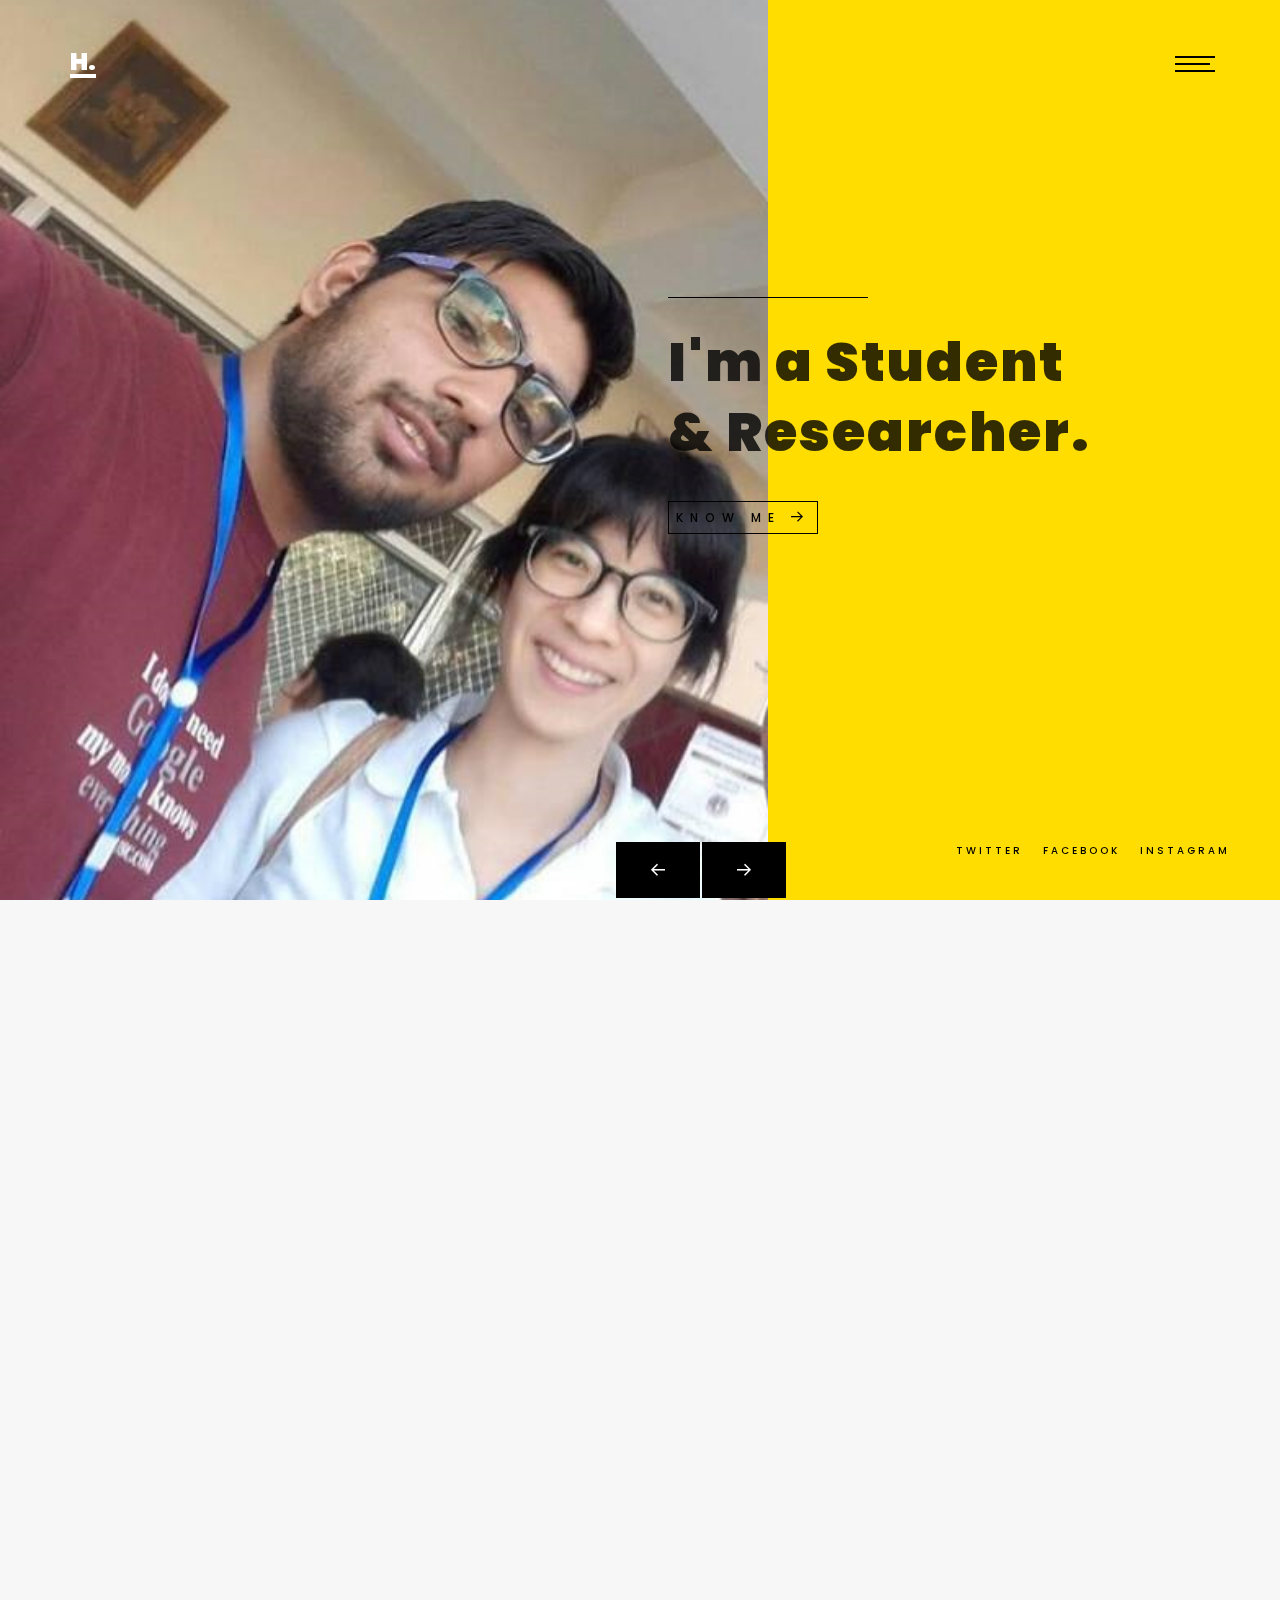
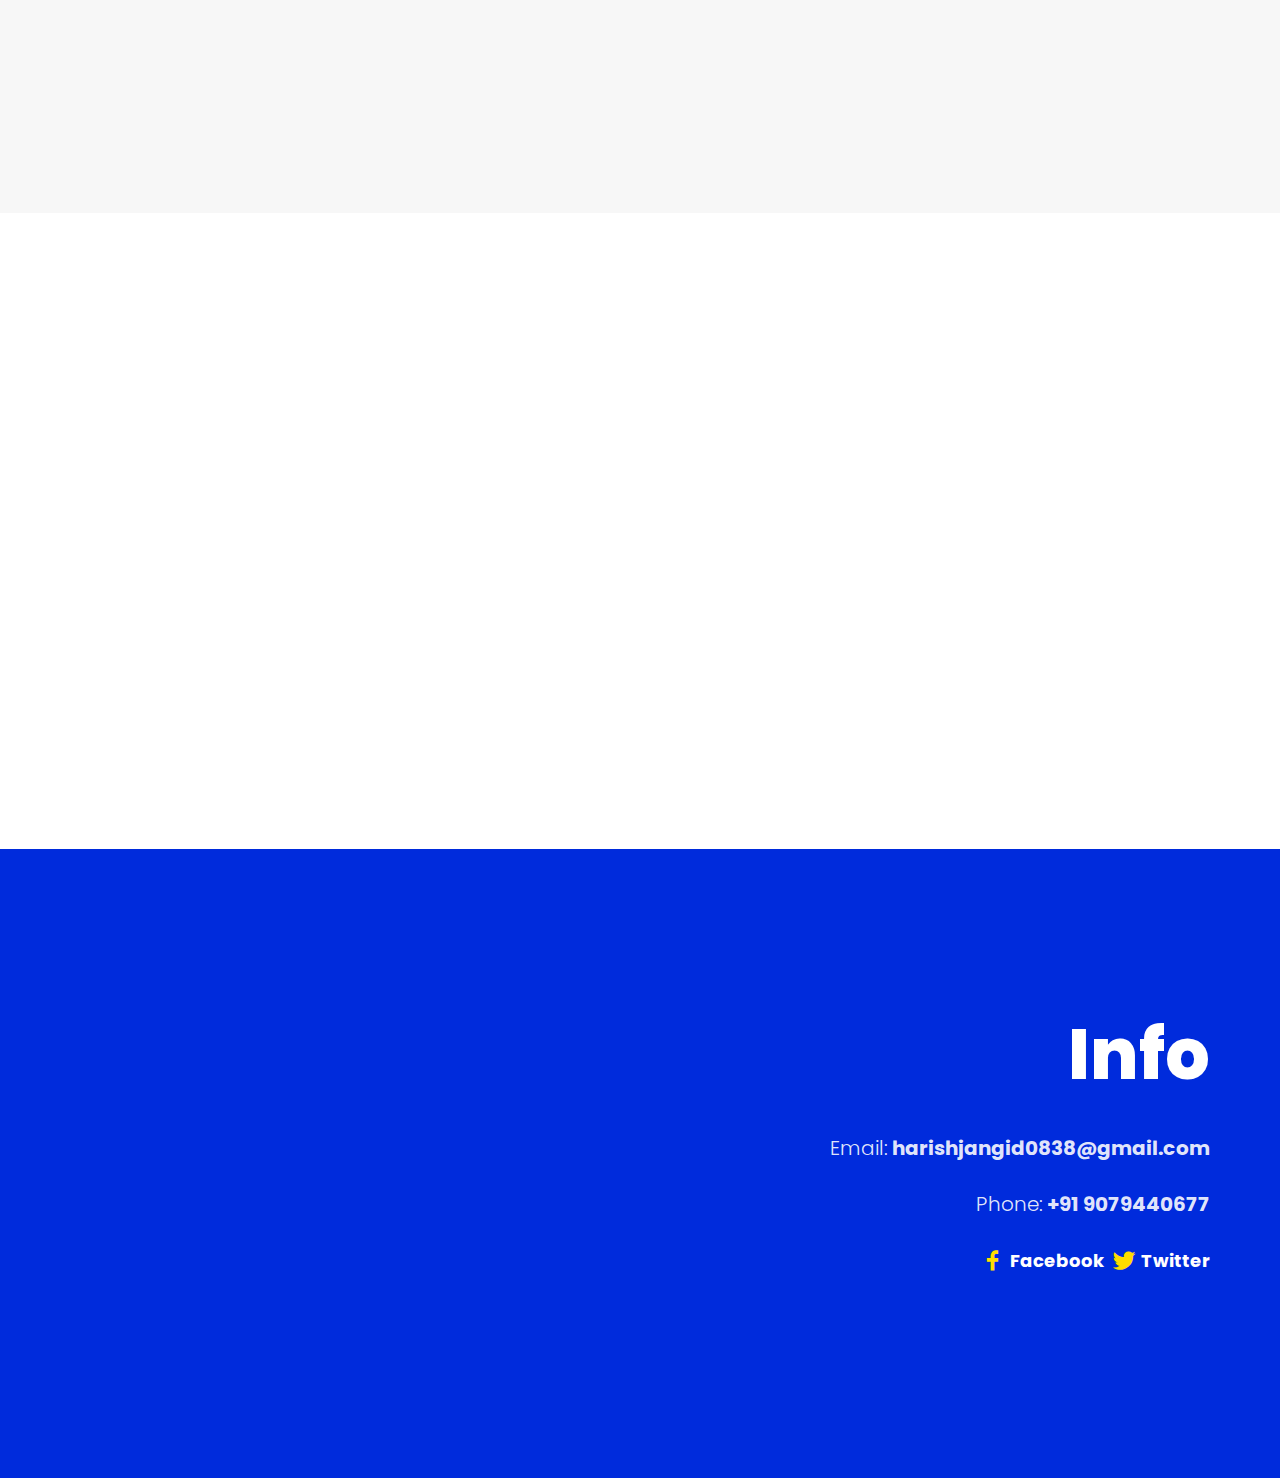
<file: index.html>
<!DOCTYPE HTML>
<html>
	<head>
	<meta charset="utf-8">
	<meta http-equiv="X-UA-Compatible" content="IE=edge">
	<title>Harish Kumar Jangir</title>
	<meta name="viewport" content="width=device-width, initial-scale=1">
	<meta name="description" content="" />
	<meta name="keywords" content="" />
	<meta name="author" content="" />

  <!-- Facebook and Twitter integration -->
	<meta property="og:title" content=""/>
	<meta property="og:image" content=""/>
	<meta property="og:url" content=""/>
	<meta property="og:site_name" content=""/>
	<meta property="og:description" content=""/>
	<meta name="twitter:title" content="" />
	<meta name="twitter:image" content="" />
	<meta name="twitter:url" content="" />
	<meta name="twitter:card" content="" />

	<!-- Place favicon.ico and apple-touch-icon.png in the root directory -->
	<link rel="shortcut icon" href="favicon.ico">

	<link href="https://fonts.googleapis.com/css?family=Poppins:300,400,500,600,700,800" rel="stylesheet">
	
	<!-- Animate.css -->
	<link rel="stylesheet" href="css/animate.css">
	<!-- Icomoon Icon Fonts-->
	<link rel="stylesheet" href="css/icomoon.css">
	<!-- Bootstrap  -->
	<link rel="stylesheet" href="css/bootstrap.css">
	<!-- Owl Carousel -->
	<link rel="stylesheet" href="css/owl.carousel.min.css">
	<link rel="stylesheet" href="css/owl.theme.default.min.css">
	<!-- Magnific Popup -->
	<link rel="stylesheet" href="css/magnific-popup.css">

	<link rel="stylesheet" href="css/style.css">


	<!-- Modernizr JS -->
	<script src="js/modernizr-2.6.2.min.js"></script>
	<!-- FOR IE9 below -->
	<!--[if lt IE 9]>
	<script src="js/respond.min.js"></script>
	<![endif]-->

	</head>
	<body>

	<nav id="colorlib-main-nav" role="navigation">
		<a href="#" class="js-colorlib-nav-toggle colorlib-nav-toggle active"><i></i></a>
		<div class="js-fullheight colorlib-table">
			<div class="colorlib-table-cell js-fullheight">
				<div class="container">
					<div class="row">
						<div class="col-md-12 text-center">
							<ul>
								<li class="active"><a href="index.html"><span>Home</span></a></li>
								<li><a href="about.html"><span>About</span></a></li>
								<li><a href="services.html"><span>what I do</span></a></li>
								<li><a href="work.html"><span>Work</span></a></li>
								<li><a href="blog.html"><span>Blog</span></a></li>
								<li><a href="contact.html"><span>Contact</span></a></li>
								<li><a href="gallery.html"><span>Gallery</span></a></li>
							</ul>
						</div>
					</div>
				</div>
			</div>
		</div>
	</nav>
	
	<div id="colorlib-page">
		<header>
			<div class="container">
				<div class="row">
					<div class="col-md-12">
						<div class="colorlib-navbar-brand">
							<a class="colorlib-logo" href="index.html">H.</a>
						</div>
						<a href="#" class="js-colorlib-nav-toggle colorlib-nav-toggle"><i></i></a>
					</div>
				</div>
			</div>
		</header>
		<div id="colorlib-hero" class="js-fullheight">
			<p class="social-media">
				<a href="https://twitter.com/Harishjangid098">Twitter</a>
				<a href="https://www.facebook.com/harish154">Facebook</a>
				<a href="https://www.instagram.com/jangid_ji/?hl=en">Instagram</a>
				<!--<a href="#">Dribbble</a>-->
			</p>
			<div class="owl-carousel">
				<div class="item">
					<div class="hero-flex js-fullheight">
						<div class="col-three-forth">
							<div class="hero-img js-fullheight" style="background-image: url(images/img_bg_1.jpg);"></div>
						</div>
						<div class="col-one-forth js-fullheight">
							<div class="display-t js-fullheight">
								<div class="display-tc js-fullheight">
									<div class="text-inner">
										<div class="desc">
											<h2>I'm a Student &amp; Researcher.</h2>
											<p><a href="about.html" class="btn-view">Know me <i class="icon-arrow-right3"></i></a></p>
										</div>
									</div>
								</div>
							</div>
						</div>
					</div>
				</div>
				<div class="item">
					<div class="hero-flex js-fullheight">
						<div class="col-three-forth">
							<div class="hero-img js-fullheight" style="background-image: url(images/love.jpg);"></div>
						</div>
						<div class="col-one-forth js-fullheight">
							<div class="display-t js-fullheight">
								<div class="display-tc js-fullheight">
									<div class="text-inner">
										<div class="desc">
											<h2>I’m Harish, a developer from India.</h2>
											<p><a href="about.html" class="btn-view">Know me <i class="icon-arrow-right3"></i></a></p>
										</div>
									</div>
								</div>
							</div>
						</div>
					</div>
				</div>
				<div class="item">
					<div class="hero-flex js-fullheight">
						<div class="col-three-forth">
							<div class="hero-img js-fullheight" style="background-image: url(images/img_bg_2.jpg);"></div>
						</div>
						<div class="col-one-forth js-fullheight">
							<div class="display-t js-fullheight">
								<div class="display-tc js-fullheight">
									<div class="text-inner">
										<div class="desc">
											<h2>I'm a Student &amp; Researcher.</h2>
											<p><a href="about.html" class="btn-view">Know me <i class="icon-arrow-right3"></i></a></p>
										</div>
									</div>
								</div>
							</div>
						</div>
					</div>
				</div>
			</div>
		</div>
		<div class="colorlib-services">
			<div class="container">
				<div class="row">
					<div class="col-md-12 col-md-offset-0 text-center animate-box intro-heading">
						<span>What I Do</span>
						<h2>Research, develop and a bit of magic</h2>
					</div>
				</div>
				<div class="row">
					<div class="col-md-4 text-center animate-box">
						<div class="services">
							<span class="icon">
								<i class="icon-magnifying-glass"></i>
							</span>
							<div class="desc">
								<h3><a href="#">Explore</a></h3>
								<h4>New Things</h4>
								<h4>Product Strategy</h4>
								<h4> </h4>
							</div>
						</div>
					</div>
					<div class="col-md-4 text-center animate-box">
						<div class="services">
							<span class="icon">
								<i class="icon-layers"></i>
							</span>
							<div class="desc">
								<h3><a href="#">Create</a></h3>
								<h4>Information</h4>
								<h4>Products</h4>
								<h4> </h4>
							</div>
						</div>
					</div>
					<div class="col-md-4 text-center animate-box">
						<div class="services">
							<span class="icon">
								<i class="icon-lightbulb"></i>
							</span>
							<div class="desc">
								<h3><a href="#">Learn</a></h3>
								<h4>New Technology</h4>
								<h4>Experience</h4>
								<h4> </h4>
							</div>
						</div>
					</div>
				</div>
			</div>
		</div>
		
		<div class="colorlib-case colorlib-bg-white">
			<div class="container">
				<div class="row">
					<div class="col-md-12 col-md-offset-0 text-center animate-box intro-heading">
						<span>Work</span>
						<h2>Happy spending my time to this projects</h2>
						<h3>Currently not working on any project.</h3>
					</div>
				</div>
				<!--<div class="work-wrap">
					<div class="row animate-box">
						<div class="owl-carousel1">
							<div class="item">
								<div class="col-md-6">
									<div class="case-img" style="background-image: url(images/work-1.jpg);"></div>
								</div>
								<div class="col-md-6">
									<div class="case-desc">
										<p class="tag"><span></span></p>
										<h3><a href="work-single1.html">MAB (Mobility Assistant for Blind)</a></h3>
										<p>A powerfull device to help visual impared persons in their daily life. This device navigate them, read for them, do many more on just a sigle command.</p>
										<p><a href="work-single1.html" class="btn btn-primary">See details</a></p>
									</div>
								</div>
							</div>
							<div class="item">
								<div class="col-md-6">
									<div class="case-img" style="background-image: url(images/work-2.jpg);"></div>
								</div>
								<div class="col-md-6">
									<div class="case-desc">
										<p class="tag"><span></span></p>
										<h3><a href="work-single2.html">HAIT(Help Ambulances In Traffic) </a></h3>
										<p>Developing a such kind of deivce that help ambulances trevel faster through traffic in an emergency. This device help ambulances to find fastest and secure route in case of any emergency.</p>
										<p><a href="work-single2.html" class="btn btn-primary">See details</a></p>
									</div>
								</div>
							</div>
							<!--<div class="item">
								<div class="col-md-6">
									<div class="case-img" style="background-image: url(images/work-3.jpg);"></div>
								</div>
								<div class="col-md-6">
									<div class="case-desc">
										<p class="tag"><span>UI/UX, Art Direction</span></p>
										<h3><a href="#">Playtime Website Manager</a></h3>
										<p>Even the all-powerful Pointing has no control about the blind texts it is an almost unorthographic life One day however a small</p>
										<p><a href="#" class="btn btn-primary">See details</a></p>
									</div>
								</div>
							</div>--x>
						</div>
					</div>--> 
				</div>
			</div>
		</div>

		<!--<div id="colorlib-subscribe">
			<div class="overlay"></div>
			<div class="container">
				<div class="row row-padded-bottom">
					<div class="col-md-8 col-md-offset-2 text-center animate-box">
						<p>When she reached the first hills of the Italic Mountains, she had a last view back on the skyline of her hometown Bookmarksgrove, the headline of Alphabet Village and the subline of her own road, the Line Lane. Pityful a rethoric question ran over her cheek, then she continued her way.</p>
						<p>Even the all-powerful <strong>Pointing</strong> has no <strong>control about the blind texts it is an almost unorthographic</strong> life One day however a small line of blind text</p>
						<p><a href="#" class="resume"><i class="icon-documents"></i> Read my resume here</a></p>
					</div>
				</div>
				<div class="row">
					<div class="col-md-8 col-md-offset-2 text-center colorlib-heading animate-box">
						<h2>Subscribe Newsletter</h2>
						<p>Subscribe our newsletter and get latest update</p>
					</div>
				</div>
				<div class="row animate-box">
					<div class="col-md-6 col-md-offset-3">
						<div class="row">
							<div class="col-md-12">
								<form class="form-inline qbstp-header-subscribe">
									<div class="col-three-forth">
										<div class="form-group">
											<input type="text" class="form-control" id="email" placeholder="Enter your email">
										</div>
									</div>
									<div class="col-one-third">
										<div class="form-group">
											<button type="submit" class="btn btn-primary">Subscribe Now</button>
										</div>
									</div>
								</form>
							</div>
						</div>
					</div>
				</div>
			</div>
		</div>-->

		<footer class="colorlib-footer">
			<div class="container">
				<div class="row row-padded-bottom">
					<div class="col-md-6">
					<!--	<h3>Lets Talk</h3>
						<p>Even the all-powerful Pointing has no control about the blind texts it is an almost unorthographic life One day however a small line of blind text</p>
						<p class="btn-footer"><a href="#">Tell us about your project</a></p>-->
					</div>	
					<div class="col-md-6 info">
						<h3>Info</h3>
						<p>Email: <strong>harishjangid0838@gmail.com</strong></p>
						<p>Phone: <strong>+91 9079440677</strong></p>
						
						<p class="colorlib-social-icons">
							<span><a href="https://www.facebook.com/harish154"><i class="icon-social-facebook"></i>Facebook</a></span>
							<span><a href="https://twitter.com/Harishjangid098"><i class="icon-social-twitter"></i>Twitter</a></span>
						</p>
					</div>
				</div>
			</div>
			
		</footer>
	</div>

	<!-- jQuery -->
	<script src="js/jquery.min.js"></script>
	<!-- jQuery Easing -->
	<script src="js/jquery.easing.1.3.js"></script>
	<!-- Bootstrap -->
	<script src="js/bootstrap.min.js"></script>
	<!-- Waypoints -->
	<script src="js/jquery.waypoints.min.js"></script>
	<!-- Owl Carousel -->
	<script src="js/owl.carousel.min.js"></script>
	<!-- Magnific Popup -->
	<script src="js/jquery.magnific-popup.min.js"></script>
	<script src="js/magnific-popup-options.js"></script>

	<!-- Main JS (Do not remove) -->
	<script src="js/main.js"></script>

	</body>
</html>
</file>
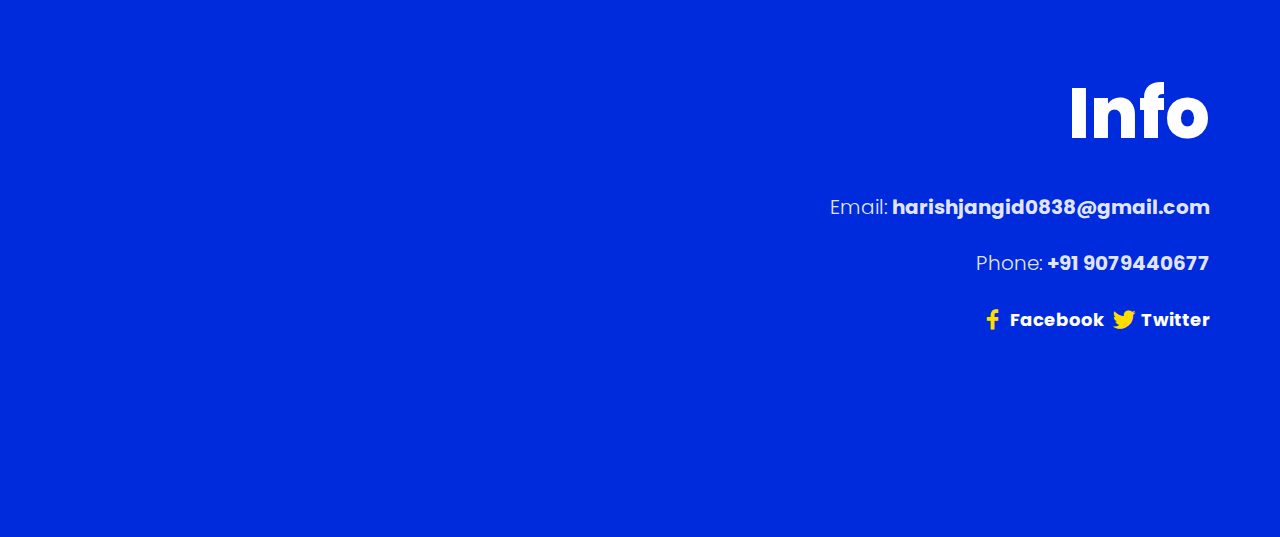
<file: about.html>
<!DOCTYPE HTML>
<html>
	<head>
	<meta charset="utf-8">
	<meta http-equiv="X-UA-Compatible" content="IE=edge">
	<title>Harish Kumar Jangir</title>
	<meta name="viewport" content="width=device-width, initial-scale=1">
	<meta name="description" content="" />
	<meta name="keywords" content="" />
	<meta name="author" content="" />

  <!-- Facebook and Twitter integration -->
	<meta property="og:title" content=""/>
	<meta property="og:image" content=""/>
	<meta property="og:url" content=""/>
	<meta property="og:site_name" content=""/>
	<meta property="og:description" content=""/>
	<meta name="twitter:title" content="" />
	<meta name="twitter:image" content="" />
	<meta name="twitter:url" content="" />
	<meta name="twitter:card" content="" />

	<!-- Place favicon.ico and apple-touch-icon.png in the root directory -->
	<link rel="shortcut icon" href="favicon.ico">

	<link href="https://fonts.googleapis.com/css?family=Poppins:300,400,500,600,700,800" rel="stylesheet">
	
	<!-- Animate.css -->
	<link rel="stylesheet" href="css/animate.css">
	<!-- Icomoon Icon Fonts-->
	<link rel="stylesheet" href="css/icomoon.css">
	<!-- Bootstrap  -->
	<link rel="stylesheet" href="css/bootstrap.css">
	<!-- Owl Carousel -->
	<link rel="stylesheet" href="css/owl.carousel.min.css">
	<link rel="stylesheet" href="css/owl.theme.default.min.css">
	<!-- Magnific Popup -->
	<link rel="stylesheet" href="css/magnific-popup.css">

	<link rel="stylesheet" href="css/style.css">


	<!-- Modernizr JS -->
	<script src="js/modernizr-2.6.2.min.js"></script>
	<!-- FOR IE9 below -->
	<!--[if lt IE 9]>
	<script src="js/respond.min.js"></script>
	<![endif]-->

	</head>
	<body>

	<nav id="colorlib-main-nav" role="navigation">
		<a href="#" class="js-colorlib-nav-toggle colorlib-nav-toggle active"><i></i></a>
		<div class="js-fullheight colorlib-table">
			<div class="colorlib-table-cell js-fullheight">
				<div class="container">
					<div class="row">
						<div class="col-md-12 text-center">
							<ul>
								<li><a href="index.html"><span>Home</span></a></li>
								<li class="active"><a href="about.html"><span>About</span></a></li>
								<li><a href="services.html"><span>what I do</span></a></li>
								<li><a href="work.html"><span>Work</span></a></li>
								<li><a href="blog.html"><span>Blog</span></a></li>
								<li><a href="contact.html"><span>Contact</span></a></li>
								<li><a href="gallery.html"><span>Gallery</span></a></li>
							</ul>
						</div>
					</div>
				</div>
			</div>
		</div>
	</nav>
	
	<div id="colorlib-page">
		<header>
			<div class="container">
				<div class="row">
					<div class="col-md-12">
						<div class="colorlib-navbar-brand">
							<a class="colorlib-logo logo" href="index.html">H.</a>
						</div>
						<a href="#" class="js-colorlib-nav-toggle colorlib-nav-toggle"><i></i></a>
					</div>
				</div>
			</div>
		</header>
		<div class="colorlib-about">
			<div class="container">
				<div class="row">
					<div class="col-md-12 col-md-offset-0 text-center animate-box intro-heading intro-heading-2">
						<span>About</span>
					</div>
				</div>
				<div class="row row-padded-bottom">
					<div class="col-md-6 animate-box">
						<img src="images/about.jpeg" class="about-2 img-responsive" alt="There">
					</div>
					<div class="col-md-6 animate-box">
						<div class="about-desc">
							<h2>I’m Harish, a student, researcher  &amp; developer.</h2>
						</div>
					</div>
				</div>
				<div class="row">
					<div class="col-md-8 col-md-offset-2">
						<div class="about-info animate-box">
							<p>Hey,<br>I am Harish Kumar Jangir Technical Head @ <a href="https://www.conwole.com">conwole</a>. I'm researcher and developer from Rajgarh, Rajasthan, India. I had done my training on industry 4.0 form Linux World Inf. Pvt. Ltd. and pursuing my B. Tech degree from B.K Birla Institute of Engineering and Technology.</p>
							<p>I'm interested in AI(Artificial Intellingence), Computer Vision and Home Automation.</p>
							<p>I learned about lots technologies in my training program. You can read <a href="blog.html">My journey to LW</a> on my blog page. It was a great experience with Linux World.</p>
						</div>
						<!--<div class="about-info animate-box">
							<h3>Experience</h3>
							<div class="row">
								<div class="wrap">
									<div class="col-md-9 col-xs-9">
										<p class="job">
											UX &amp; Interaction Designer -
											<span>Elpmas Agency</span>
										</p>
										<p class="loc">Berlin - Germany</p>
									</div>
									<div class="col-md-3 col-xs-3">
										<span class="year">2014 - today</span>
									</div>
								</div>

								<div class="wrap">
									<div class="col-md-9 col-xs-9">
										<p class="job">
											UX &amp; UI Designer -
											<span>Elpmas Agency</span>
										</p>
										<p class="loc">Berlin - Germany</p>
									</div>
									<div class="col-md-3 col-xs-3">
										<span class="year">2012 - 2014</span>
									</div>
								</div>

								<div class="wrap">
									<div class="col-md-9 col-xs-9">
										<p class="job">
											Web Developer -
											<span>Elpmas Agency</span>
										</p>
										<p class="loc">Berlin - Germany</p>
									</div>
									<div class="col-md-3 col-xs-3">
										<span class="year">2010 - 2012</span>
									</div>
								</div>
							</div>
						</div>-->

						<div class="about-info animate-box">
							<h3>Education</h3>
							<div class="row">
								<div class="wrap">
									<div class="col-md-9 col-xs-9">
										<p class="job">
											Bacheclor of Technology - B.K Birla Institute of Engineering and Technology
										</p>
										<p class="loc">Pilani - India</p>
									</div>
									<div class="col-md-3 col-xs-3">
										<span class="year">2017 - 2021</span>
									</div>
								</div>

								

							</div>
						</div>
					</div>
				</div>
			</div>
		</div>

		<div class="colorlib-skills">
			<div class="container">
				<div class="row">
					<div class="col-md-12 col-md-offset-0 text-center animate-box intro-heading">
						<span>Skills</span>
						<h2>My Skills &amp; Abilities</h2>
					</div>
				</div>
				<div class="row">
					<div class="col-md-8 col-md-offset-2">
						<div class="row">
							<!--<div class="col-md-6 animate-box">
								<p>The Big Oxmox advised her not to do so, because there were thousands of bad Commas, wild Question Marks and devious Semikoli, but the Little Blind Text didn’t listen. She packed her seven versalia, put her initial into the belt and made herself on the way.</p>
							</div>-->
							<div class="col-md-6">
								<div class="row">
									<div class="col-md-12 animate-box">
										<div class="progress-wrap">
											<h3>Hadoop</h3>
											<div class="progress">
											 	<div class="progress-bar color-1" role="progressbar" aria-valuenow="75"
											  	aria-valuemin="0" aria-valuemax="100" style="width:70%">
											    <span>70%</span>
											  	</div>
											</div>
										</div>
									</div>
									<div class="col-md-12 animate-box">
										<div class="progress-wrap">
											<h3>Cloud</h3>
											<div class="progress">
											 	<div class="progress-bar color-1" role="progressbar" aria-valuenow="75"
											  	aria-valuemin="0" aria-valuemax="100" style="width:50%">
											    <span>50%</span>
											  	</div>
											</div>
										</div>
									</div>
									<div class="col-md-12 animate-box" data-animate-effect="fadeInRight">
										<div class="progress-wrap">
											<h3>OpenCV</h3>
											<div class="progress">
											 	<div class="progress-bar color-1" role="progressbar" aria-valuenow="60"
											  	aria-valuemin="0" aria-valuemax="100" style="width:60%">
											    <span>60%</span>
											  	</div>
											</div>
										</div>
									</div>
									<div class="col-md-12 animate-box">
										<div class="progress-wrap">
											<h3>HTML5</h3>
											<div class="progress">
											 	<div class="progress-bar color-1" role="progressbar" aria-valuenow="85"
											  	aria-valuemin="0" aria-valuemax="100" style="width:85%">
											    <span>85%</span>
											  	</div>
											</div>
										</div>
									</div>
									<div class="col-md-12 animate-box" data-animate-effect="fadeInRight">
										<div class="progress-wrap">
											<h3>CSS3</h3>
											<div class="progress">
											 	<div class="progress-bar color-1" role="progressbar" aria-valuenow="90"
											  	aria-valuemin="0" aria-valuemax="100" style="width:50%">
											    <span>50%</span>
											  	</div>
											</div>
										</div>
									</div>
									<div class="col-md-12 animate-box">
										<div class="progress-wrap">
											<h3>machine Learning</h3>
											<div class="progress">
											 	<div class="progress-bar color-1" role="progressbar" aria-valuenow="70"
											  	aria-valuemin="0" aria-valuemax="100" style="width:10%">
											    <span>10%</span>
											  	</div>
											</div>
										</div>
									</div>
									<div class="col-md-12 animate-box" data-animate-effect="fadeInRight">
										<div class="progress-wrap">
											<h3>AWS</h3>
											<div class="progress">
											 	<div class="progress-bar color-1" role="progressbar" aria-valuenow="80"
											  	aria-valuemin="0" aria-valuemax="100" style="width:20%">
											    <span>20%</span>
											  	</div>
											</div>
										</div>
									</div>
								</div>
							</div>
						</div>
					</div>
				</div>
			</div>
		</div>

		
		<footer class="colorlib-footer">
			<div class="container">
				<div class="row row-padded-bottom">
					<div class="col-md-6">
					<!--	<h3>Lets Talk</h3>
						<p>Even the all-powerful Pointing has no control about the blind texts it is an almost unorthographic life One day however a small line of blind text</p>
						<p class="btn-footer"><a href="#">Tell us about your project</a></p>-->
					</div>	
					<div class="col-md-6 info">
						<h3>Info</h3>
						<p>Email: <strong>harishjangid0838@gmail.com</strong></p>
						<p>Phone: <strong>+91 9079440677</strong></p>
						
						<p class="colorlib-social-icons">
							<span><a href="https://www.facebook.com/harish154"><i class="icon-social-facebook"></i>Facebook</a></span>
							<span><a href="https://twitter.com/Harishjangid098"><i class="icon-social-twitter"></i>Twitter</a></span>
							
						</p>
					</div>
				</div>
			</div>
			
		</footer>
	</div>

	<!-- jQuery -->
	<script src="js/jquery.min.js"></script>
	<!-- jQuery Easing -->
	<script src="js/jquery.easing.1.3.js"></script>
	<!-- Bootstrap -->
	<script src="js/bootstrap.min.js"></script>
	<!-- Waypoints -->
	<script src="js/jquery.waypoints.min.js"></script>
	<!-- Owl Carousel -->
	<script src="js/owl.carousel.min.js"></script>
	<!-- Magnific Popup -->
	<script src="js/jquery.magnific-popup.min.js"></script>
	<script src="js/magnific-popup-options.js"></script>

	<!-- Main JS (Do not remove) -->
	<script src="js/main.js"></script>

	</body>
</html>
</file>
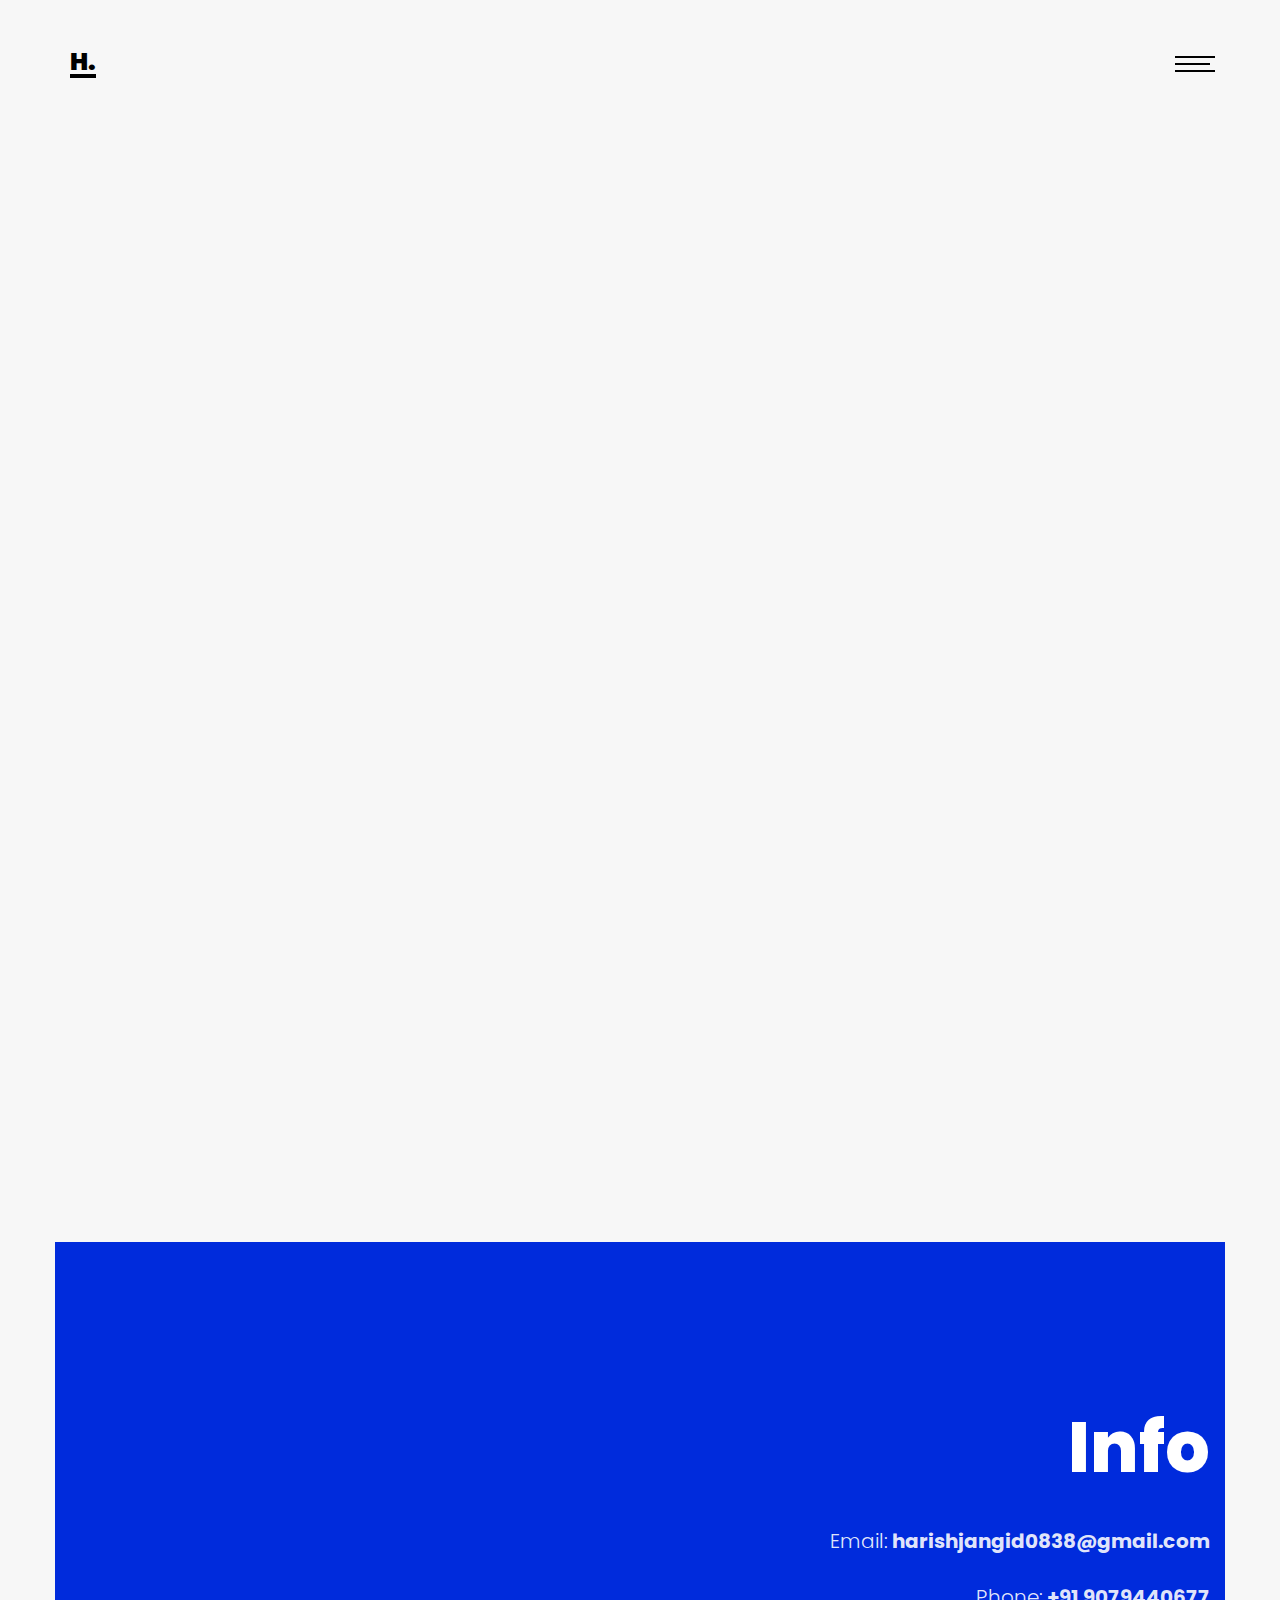
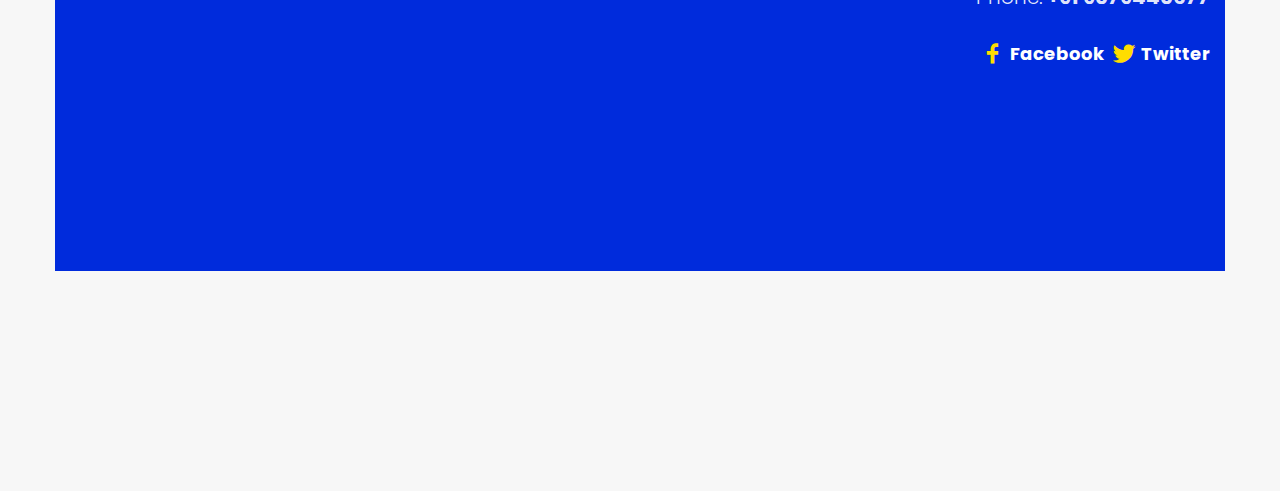
<file: blog.html>
<!DOCTYPE HTML>
<html>
	<head>
	<meta charset="utf-8">
	<meta http-equiv="X-UA-Compatible" content="IE=edge">
	<title>Harish Kumar Jangir</title>
	<meta name="viewport" content="width=device-width, initial-scale=1">
	<meta name="description" content="" />
	<meta name="keywords" content="" />
	<meta name="author" content="" />

  <!-- Facebook and Twitter integration -->
	<meta property="og:title" content=""/>
	<meta property="og:image" content=""/>
	<meta property="og:url" content=""/>
	<meta property="og:site_name" content=""/>
	<meta property="og:description" content=""/>
	<meta name="twitter:title" content="" />
	<meta name="twitter:image" content="" />
	<meta name="twitter:url" content="" />
	<meta name="twitter:card" content="" />

	<!-- Place favicon.ico and apple-touch-icon.png in the root directory -->
	<link rel="shortcut icon" href="favicon.ico">

	<link href="https://fonts.googleapis.com/css?family=Poppins:300,400,500,600,700,800" rel="stylesheet">
	
	<!-- Animate.css -->
	<link rel="stylesheet" href="css/animate.css">
	<!-- Icomoon Icon Fonts-->
	<link rel="stylesheet" href="css/icomoon.css">
	<!-- Bootstrap  -->
	<link rel="stylesheet" href="css/bootstrap.css">
	<!-- Owl Carousel -->
	<link rel="stylesheet" href="css/owl.carousel.min.css">
	<link rel="stylesheet" href="css/owl.theme.default.min.css">
	<!-- Magnific Popup -->
	<link rel="stylesheet" href="css/magnific-popup.css">

	<link rel="stylesheet" href="css/style.css">


	<!-- Modernizr JS -->
	<script src="js/modernizr-2.6.2.min.js"></script>
	<!-- FOR IE9 below -->
	<!--[if lt IE 9]>
	<script src="js/respond.min.js"></script>
	<![endif]-->

	</head>
	<body>

	<nav id="colorlib-main-nav" role="navigation">
		<a href="#" class="js-colorlib-nav-toggle colorlib-nav-toggle active"><i></i></a>
		<div class="js-fullheight colorlib-table">
			<div class="colorlib-table-cell js-fullheight">
				<div class="container">
					<div class="row">
						<div class="col-md-12 text-center">
							<ul>
								<li><a href="index.html"><span>Home</span></a></li>
								<li><a href="about.html"><span>About</span></a></li>
								<li><a href="services.html"><span>what I do</span></a></li>
								<li><a href="work.html"><span>Work</span></a></li>
								<li class="active"><a href="blog.html"><span>Blog</span></a></li>
								<li><a href="contact.html"><span>Contact</span></a></li>
								<li><a href="gallery.html"><span>Gallery</span></a></li>
							</ul>
						</div>
					</div>
				</div>
			</div>
		</div>
	</nav>
	
	<div id="colorlib-page">
		<header>
			<div class="container">
				<div class="row">
					<div class="col-md-12">
						<div class="colorlib-navbar-brand">
							<a class="colorlib-logo logo" href="index.html">H.</a>
						</div>
						<a href="#" class="js-colorlib-nav-toggle colorlib-nav-toggle"><i></i></a>
					</div>
				</div>
			</div>
		</header>

		<div id="colorlib-blog">
			<div class="container">
				<div class="row">
					<div class="col-md-12 col-md-offset-0 text-center animate-box intro-heading intro-heading-2">
						<span>Blog</span>
					</div>
				</div>
				<div class="row row-pb-md">
					<div class="col-md-4">
						<div class="article animate-box">
							<a href="journeytolw.html" class="blog-img">
								<img class="img-responsive" src="images/img_bg_2.jpg" alt="html5 bootstrap by colorlib.com">
								<div class="overlay"></div>
							</a>
							<div class="desc">
								<span class="meta">03, July 2019</span>
								<h2><a href="journeytolw.html">My Journey at LW</a></h2>
								<p>it's been a year ago when I heard that there is a workshop on machine learning and computer vision in college I went to my seniors and ask about the workshop. They said that I should attend this workshop. So I asked them who is the speaker for this workshop.</p>
							</div>
						</div>
					</div>
					<!--
					<div class="row row-pb-md">
						<div class="col-md-4">
							<div class="article animate-box">
								<a href="mybiggestmistake.html" class="blog-img">
									<img class="img-responsive" src="" alt="Image not shown">
									<div class="overlay"></div>
								</a>
								<div class="desc">
									<span class="meta">14, July 2019</span>
									<h2><a href="mybiggestmistake.html">The biggest mistake</a></h2>
									<p>I don't know how to start this cause I am not writing a blog today. I'm explaining my feelings. It's 14th, July and day before yesterday I made a decision, not decision a mistake. The biggest mistake of my life I ever made.</p>
								</div>
							</div>
						</div>
-->
					
		<footer class="colorlib-footer">
			<div class="container">
				<div class="row row-padded-bottom">
					<div class="col-md-6">
					<!--	<h3>Lets Talk</h3>
						<p>Even the all-powerful Pointing has no control about the blind texts it is an almost unorthographic life One day however a small line of blind text</p>
						<p class="btn-footer"><a href="#">Tell us about your project</a></p>-->
					</div>	
					<div class="col-md-6 info">
						<h3>Info</h3>
						<p>Email: <strong>harishjangid0838@gmail.com</strong></p>
						<p>Phone: <strong>+91 9079440677</strong></p>
						
						<p class="colorlib-social-icons">
							<span><a href="https://www.facebook.com/harish154"><i class="icon-social-facebook"></i>Facebook</a></span>
							<span><a href="https://twitter.com/Harishjangid098"><i class="icon-social-twitter"></i>Twitter</a></span>
							
						</p>
					</div>
				</div>
			</div>
		</footer>
	</div>

	<!-- jQuery -->
	<script src="js/jquery.min.js"></script>
	<!-- jQuery Easing -->
	<script src="js/jquery.easing.1.3.js"></script>
	<!-- Bootstrap -->
	<script src="js/bootstrap.min.js"></script>
	<!-- Waypoints -->
	<script src="js/jquery.waypoints.min.js"></script>
	<!-- Owl Carousel -->
	<script src="js/owl.carousel.min.js"></script>
	<!-- Magnific Popup -->
	<script src="js/jquery.magnific-popup.min.js"></script>
	<script src="js/magnific-popup-options.js"></script>

	<!-- Main JS (Do not remove) -->
	<script src="js/main.js"></script>

	</body>
</html>
</file>
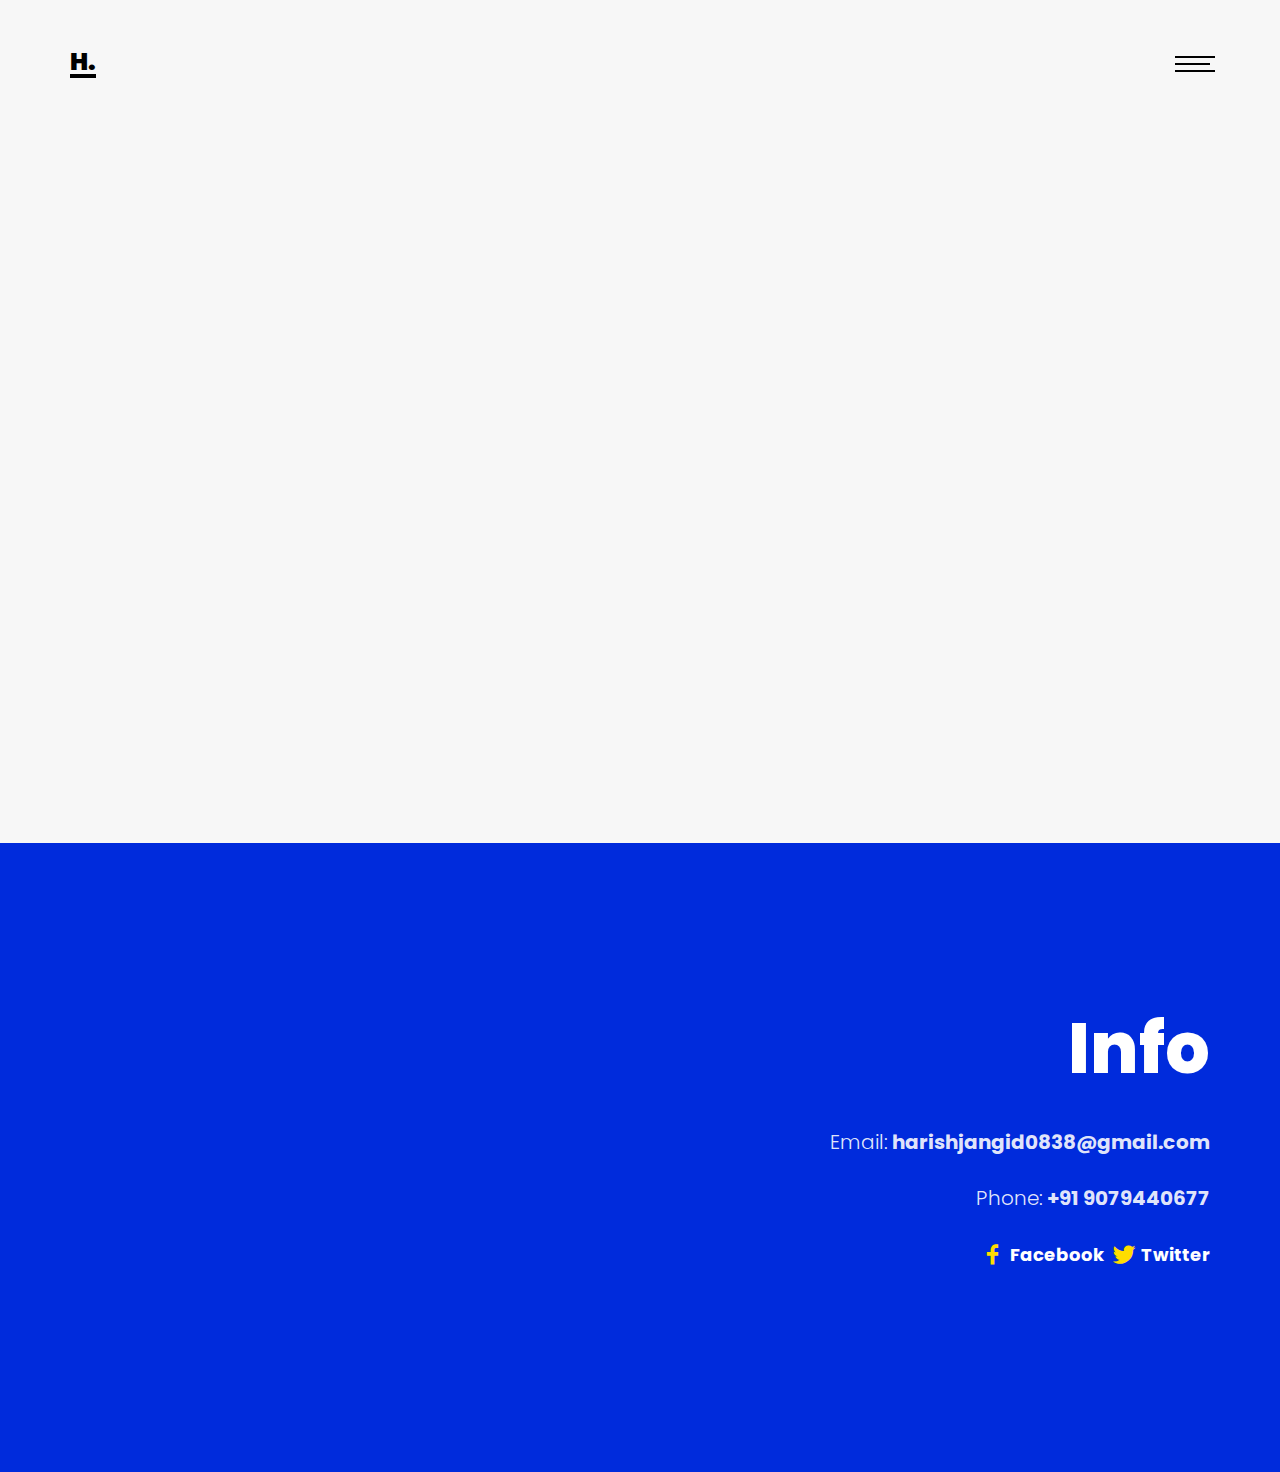
<file: contact.html>
<!DOCTYPE HTML>
<html>
	<head>
	<meta charset="utf-8">
	<meta http-equiv="X-UA-Compatible" content="IE=edge">
	<title>Harish Kumar Jangir</title>
	<meta name="viewport" content="width=device-width, initial-scale=1">
	<meta name="description" content="" />
	<meta name="keywords" content="" />
	<meta name="author" content="" />

  <!-- Facebook and Twitter integration -->
	<meta property="og:title" content=""/>
	<meta property="og:image" content=""/>
	<meta property="og:url" content=""/>
	<meta property="og:site_name" content=""/>
	<meta property="og:description" content=""/>
	<meta name="twitter:title" content="" />
	<meta name="twitter:image" content="" />
	<meta name="twitter:url" content="" />
	<meta name="twitter:card" content="" />

	<!-- Place favicon.ico and apple-touch-icon.png in the root directory -->
	<link rel="shortcut icon" href="favicon.ico">

	<link href="https://fonts.googleapis.com/css?family=Poppins:300,400,500,600,700,800" rel="stylesheet">
	
	<!-- Animate.css -->
	<link rel="stylesheet" href="css/animate.css">
	<!-- Icomoon Icon Fonts-->
	<link rel="stylesheet" href="css/icomoon.css">
	<!-- Bootstrap  -->
	<link rel="stylesheet" href="css/bootstrap.css">
	<!-- Owl Carousel -->
	<link rel="stylesheet" href="css/owl.carousel.min.css">
	<link rel="stylesheet" href="css/owl.theme.default.min.css">
	<!-- Magnific Popup -->
	<link rel="stylesheet" href="css/magnific-popup.css">

	<link rel="stylesheet" href="css/style.css">


	<!-- Modernizr JS -->
	<script src="js/modernizr-2.6.2.min.js"></script>
	<!-- FOR IE9 below -->
	<!--[if lt IE 9]>
	<script src="js/respond.min.js"></script>
	<![endif]-->

	</head>
	<body>

	<nav id="colorlib-main-nav" role="navigation">
		<a href="#" class="js-colorlib-nav-toggle colorlib-nav-toggle active"><i></i></a>
		<div class="js-fullheight colorlib-table">
			<div class="colorlib-table-cell js-fullheight">
				<div class="container">
					<div class="row">
						<div class="col-md-12 text-center">
							<ul>
								<li><a href="index.html"><span>Home</span></a></li>
								<li><a href="about.html"><span>About</span></a></li>
								<li><a href="services.html"><span>what I do</span></a></li>
								<li><a href="work.html"><span>Work</span></a></li>
								<li><a href="blog.html"><span>Blog</span></a></li>
								<li class="active"><a href="contact.html"><span>Contact</span></a></li>
								<li><a href="gallery.html"><span>Gallery</span></a></li>
							</ul>
						</div>
					</div>
				</div>
			</div>
		</div>
	</nav>
	
	<div id="colorlib-page">
		<header>
			<div class="container">
				<div class="row">
					<div class="col-md-12">
						<div class="colorlib-navbar-brand">
							<a class="colorlib-logo logo" href="index.html">H.</a>
						</div>
						<a href="#" class="js-colorlib-nav-toggle colorlib-nav-toggle"><i></i></a>
					</div>
				</div>
			</div>
		</header>

		<div id="colorlib-contact">
			<div class="container">
				<div class="row">
					<div class="col-md-12 col-md-offset-0 text-center animate-box intro-heading intro-heading-2">
						<span>Contact</span>
					</div>
				</div>
				<div class="row">
					<div class="col-md-12 col-md-offset-0">
						<div class="row">
							<div class="col-md-4 animate-box">
								<h3>My Address</h3>
								<ul class="contact-info">
									<li><span><i class="icon-map2"></i></span>ward :- 19 Rajgarh, Rajasthan, India</li>
									<li><span><i class="icon-phone4"></i></span>+91 9079440677</li>
									<li><span><i class="icon-envelope2"></i></span><a href="#">harishjangid0838@gmail.com</a></li>
									<li><span><i class="icon-globe3"></i></span><a href="#">www.harishkumarjangir.tk</a></li>
								</ul>
							</div>
							<div class="col-md-7 col-md-push-1 animate-box">
								<div class="row">
									<div class="col-md-6">
										<div class="form-group">
											<input type="text" class="form-control" placeholder="Name">
										</div>
									</div>
									<div class="col-md-6">
										<div class="form-group">
											<input type="text" class="form-control" placeholder="Email">
										</div>
									</div>
									<div class="col-md-12">
										<div class="form-group">
											<textarea name="" class="form-control" id="" cols="30" rows="7" placeholder="Message"></textarea>
										</div>
									</div>
									<div class="col-md-12">
										<div class="form-group">
											<input type="submit" value="Send Message" class="btn btn-primary btn-submit">
										</div>
									</div>
								</div>
							</div>
						</div>
					</div>
				</div>
			</div>
		</div>

		<footer class="colorlib-footer">
			<div class="container">
				<div class="row row-padded-bottom">
					<div class="col-md-6">
					<!--	<h3>Lets Talk</h3>
						<p>Even the all-powerful Pointing has no control about the blind texts it is an almost unorthographic life One day however a small line of blind text</p>
						<p class="btn-footer"><a href="#">Tell us about your project</a></p>-->
					</div>	
					<div class="col-md-6 info">
						<h3>Info</h3>
						<p>Email: <strong>harishjangid0838@gmail.com</strong></p>
						<p>Phone: <strong>+91 9079440677</strong></p>
						
						<p class="colorlib-social-icons">
							<span><a href="https://www.facebook.com/harish154"><i class="icon-social-facebook"></i>Facebook</a></span>
							<span><a href="https://twitter.com/Harishjangid098"><i class="icon-social-twitter"></i>Twitter</a></span>
							
						</p>
					</div>
				</div>
			</div>
			
		</footer>
	</div>

	<!-- jQuery -->
	<script src="js/jquery.min.js"></script>
	<!-- jQuery Easing -->
	<script src="js/jquery.easing.1.3.js"></script>
	<!-- Bootstrap -->
	<script src="js/bootstrap.min.js"></script>
	<!-- Waypoints -->
	<script src="js/jquery.waypoints.min.js"></script>
	<!-- Owl Carousel -->
	<script src="js/owl.carousel.min.js"></script>
	<!-- Magnific Popup -->
	<script src="js/jquery.magnific-popup.min.js"></script>
	<script src="js/magnific-popup-options.js"></script>

	<!-- Main JS (Do not remove) -->
	<script src="js/main.js"></script>

	</body>
</html>
</file>
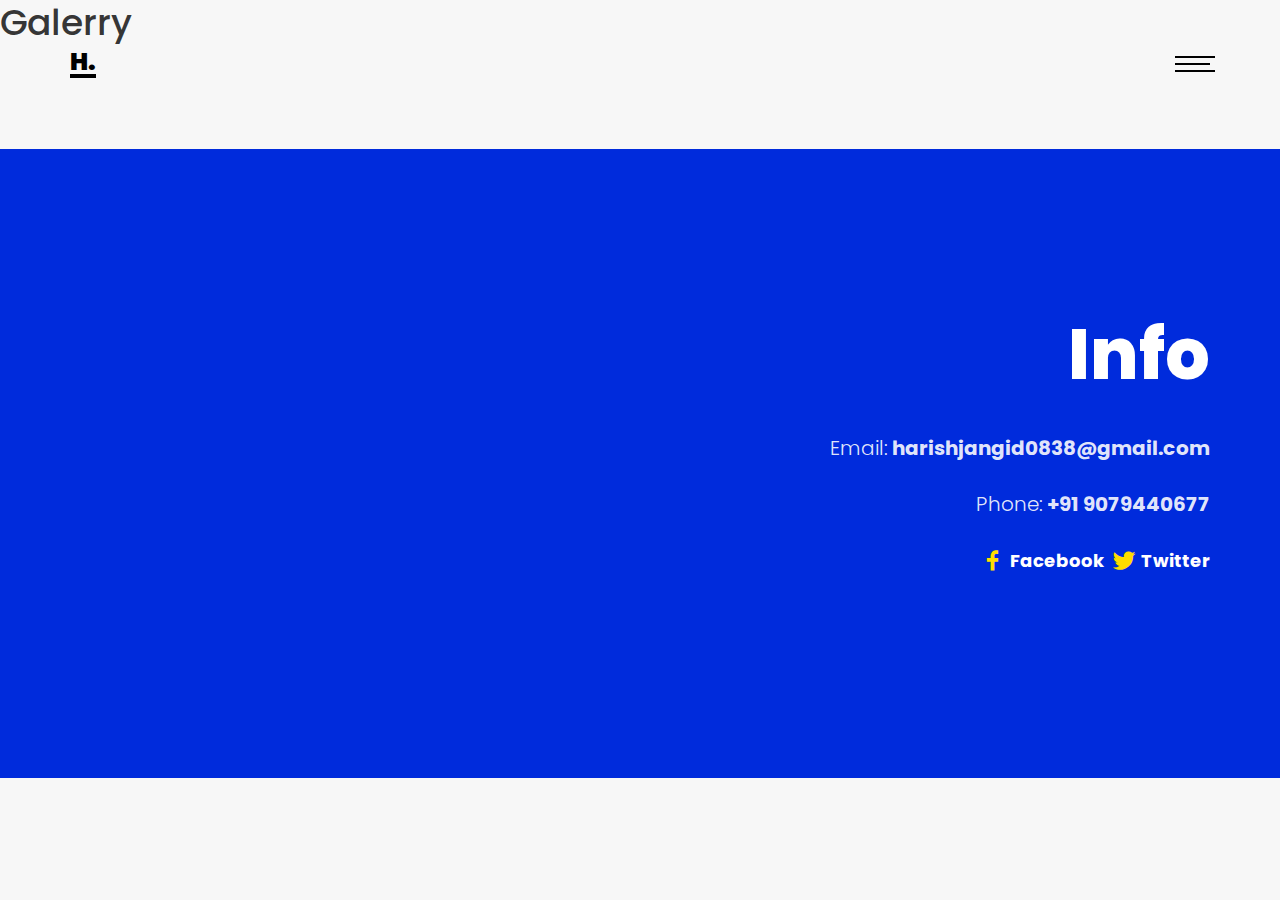
<file: gallery.html>
<!DOCTYPE HTML>
<html>
	<head>
	<meta charset="utf-8">
	<meta http-equiv="X-UA-Compatible" content="IE=edge">
	<title>Harish Kumar Jangir</title>
	<meta name="viewport" content="width=device-width, initial-scale=1">
	<meta name="description" content="" />
	<meta name="keywords" content="" />
	<meta name="author" content="" />

  <!-- Facebook and Twitter integration -->
	<meta property="og:title" content=""/>
	<meta property="og:image" content=""/>
	<meta property="og:url" content=""/>
	<meta property="og:site_name" content=""/>
	<meta property="og:description" content=""/>
	<meta name="twitter:title" content="" />
	<meta name="twitter:image" content="" />
	<meta name="twitter:url" content="" />
	<meta name="twitter:card" content="" />

	<!-- Place favicon.ico and apple-touch-icon.png in the root directory -->
	<link rel="shortcut icon" href="favicon.ico">

	<link href="https://fonts.googleapis.com/css?family=Poppins:300,400,500,600,700,800" rel="stylesheet">
	
	<!-- Animate.css -->
	<link rel="stylesheet" href="css/animate.css">
	<!-- Icomoon Icon Fonts-->
	<link rel="stylesheet" href="css/icomoon.css">
	<!-- Bootstrap  -->
	<link rel="stylesheet" href="css/bootstrap.css">
	<!-- Owl Carousel -->
	<link rel="stylesheet" href="css/owl.carousel.min.css">
	<link rel="stylesheet" href="css/owl.theme.default.min.css">
	<!-- Magnific Popup -->
	<link rel="stylesheet" href="css/magnific-popup.css">

	<link rel="stylesheet" href="css/style.css">


	<!-- Modernizr JS -->
	<script src="js/modernizr-2.6.2.min.js"></script>
	<!-- FOR IE9 below -->
	<!--[if lt IE 9]>
	<script src="js/respond.min.js"></script>
	<![endif]-->

	</head>
	<body>

        <nav id="colorlib-main-nav" role="navigation">
            <a href="#" class="js-colorlib-nav-toggle colorlib-nav-toggle active"><i></i></a>
            <div class="js-fullheight colorlib-table">
                <div class="colorlib-table-cell js-fullheight">
                    <div class="container">
                        <div class="row">
                            <div class="col-md-12 text-center">
                                <ul>
                                    <li><a href="index.html"><span>Home</span></a></li>
                                    <li ><a href="about.html"><span>About</span></a></li>
                                    <li><a href="services.html"><span>what I do</span></a></li>
                                    <li><a href="work.html"><span>Work</span></a></li>
                                    <li><a href="blog.html"><span>Blog</span></a></li>
                                    <li><a href="contact.html"><span>Contact</span></a></li>
                                    <li class="active"><a href="gallery.html"><span>Gallery</span></a></li>
                                </ul>
                            </div>
                        </div>
                    </div>
                </div>
            </div>
        </nav>
        <div id="colorlib-page">
            <header>
                <div class="container">
                    <div class="row">
                        <div class="col-md-12">
                            <div class="colorlib-navbar-brand">
                                <a class="colorlib-logo logo" href="index.html">H.</a>
                            </div>
                            <a href="#" class="js-colorlib-nav-toggle colorlib-nav-toggle"><i></i></a>
                        </div>
                    </div>
                </div>
            </header>
        
    <h1>Galerry</h1>
    <br>
    <br>



		<footer class="colorlib-footer">
			<div class="container">
				<div class="row row-padded-bottom">
					<div class="col-md-6">
					<!--	<h3>Lets Talk</h3>
						<p>Even the all-powerful Pointing has no control about the blind texts it is an almost unorthographic life One day however a small line of blind text</p>
						<p class="btn-footer"><a href="#">Tell us about your project</a></p>-->
					</div>	
					<div class="col-md-6 info">
						<h3>Info</h3>
						<p>Email: <strong>harishjangid0838@gmail.com</strong></p>
						<p>Phone: <strong>+91 9079440677</strong></p>
						
						<p class="colorlib-social-icons">
							<span><a href="https://www.facebook.com/harish154"><i class="icon-social-facebook"></i>Facebook</a></span>
							<span><a href="https://twitter.com/Harishjangid098"><i class="icon-social-twitter"></i>Twitter</a></span>
							
						</p>
					</div>
				</div>
			</div>
			
		</footer>
	</div>

	<!-- jQuery -->
	<script src="js/jquery.min.js"></script>
	<!-- jQuery Easing -->
	<script src="js/jquery.easing.1.3.js"></script>
	<!-- Bootstrap -->
	<script src="js/bootstrap.min.js"></script>
	<!-- Waypoints -->
	<script src="js/jquery.waypoints.min.js"></script>
	<!-- Owl Carousel -->
	<script src="js/owl.carousel.min.js"></script>
	<!-- Magnific Popup -->
	<script src="js/jquery.magnific-popup.min.js"></script>
	<script src="js/magnific-popup-options.js"></script>

	<!-- Main JS (Do not remove) -->
	<script src="js/main.js"></script>

	</body>
</html>
</file>
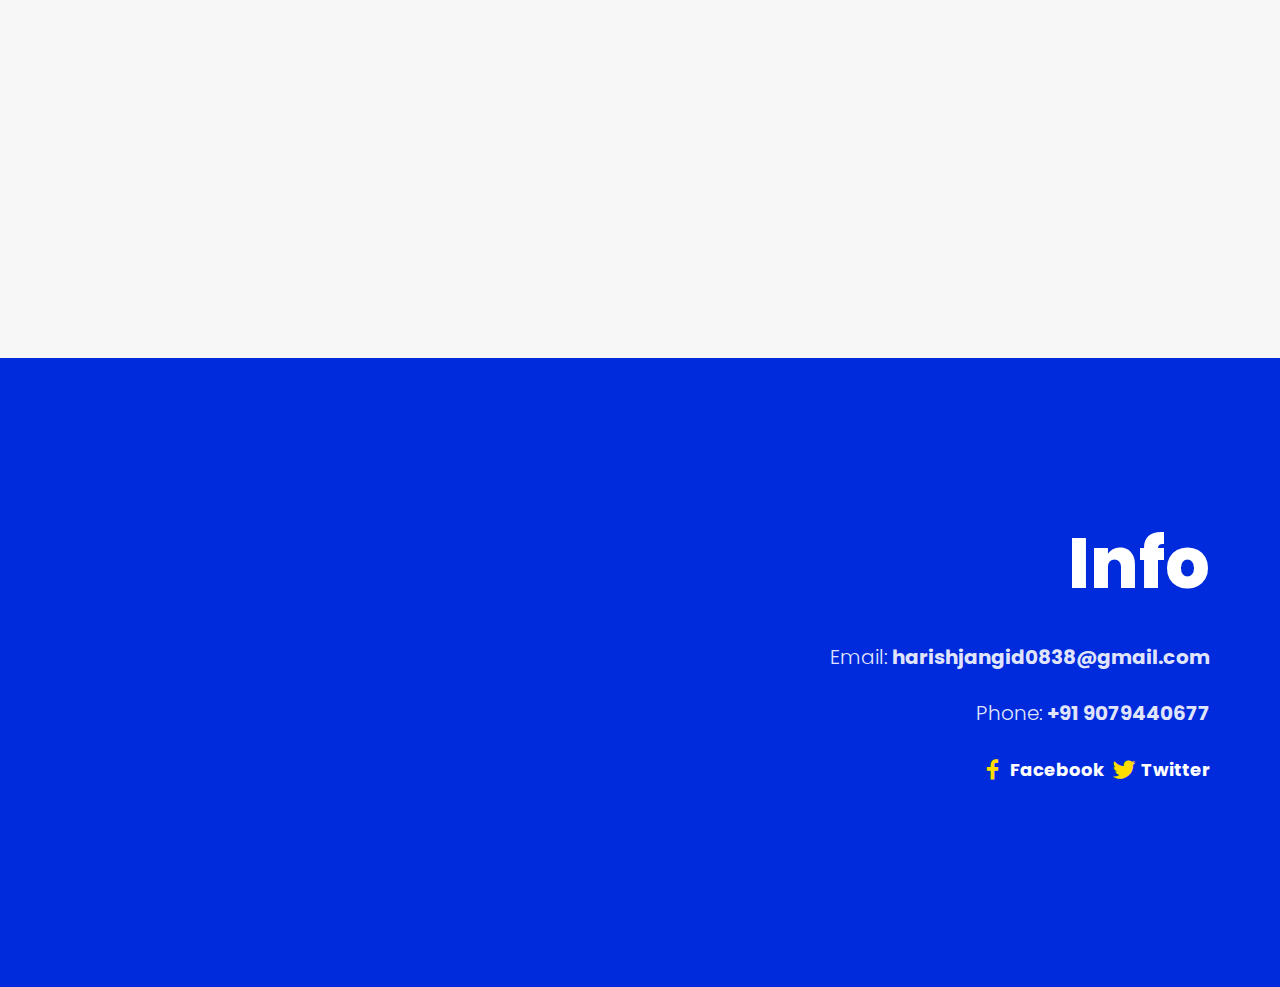
<file: journeytolw.html>
<!DOCTYPE HTML>
<html>
	<head>
	<meta charset="utf-8">
	<meta http-equiv="X-UA-Compatible" content="IE=edge">
	<title>Harish Kumar Jangir</title>
	<meta name="viewport" content="width=device-width, initial-scale=1">
	<meta name="description" content="" />
	<meta name="keywords" content="" />
	<meta name="author" content="" />

  <!-- Facebook and Twitter integration -->
	<meta property="og:title" content=""/>
	<meta property="og:image" content=""/>
	<meta property="og:url" content=""/>
	<meta property="og:site_name" content=""/>
	<meta property="og:description" content=""/>
	<meta name="twitter:title" content="" />
	<meta name="twitter:image" content="" />
	<meta name="twitter:url" content="" />
	<meta name="twitter:card" content="" />

	<!-- Place favicon.ico and apple-touch-icon.png in the root directory -->
	<link rel="shortcut icon" href="favicon.ico">

	<link href="https://fonts.googleapis.com/css?family=Poppins:300,400,500,600,700,800" rel="stylesheet">
	
	<!-- Animate.css -->
	<link rel="stylesheet" href="css/animate.css">
	<!-- Icomoon Icon Fonts-->
	<link rel="stylesheet" href="css/icomoon.css">
	<!-- Bootstrap  -->
	<link rel="stylesheet" href="css/bootstrap.css">
	<!-- Owl Carousel -->
	<link rel="stylesheet" href="css/owl.carousel.min.css">
	<link rel="stylesheet" href="css/owl.theme.default.min.css">
	<!-- Magnific Popup -->
	<link rel="stylesheet" href="css/magnific-popup.css">

	<link rel="stylesheet" href="css/style.css">


	<!-- Modernizr JS -->
	<script src="js/modernizr-2.6.2.min.js"></script>
	<!-- FOR IE9 below -->
	<!--[if lt IE 9]>
	<script src="js/respond.min.js"></script>
	<![endif]-->

	</head>
	<body>

	<nav id="colorlib-main-nav" role="navigation">
		<a href="#" class="js-colorlib-nav-toggle colorlib-nav-toggle active"><i></i></a>
		<div class="js-fullheight colorlib-table">
			<div class="colorlib-table-cell js-fullheight">
				<div class="container">
					<div class="row">
						<div class="col-md-12 text-center">
							<ul>
								<li><a href="index.html"><span>Home</span></a></li>
								<li><a href="about.html"><span>About</span></a></li>
								<li><a href="services.html"><span>what I do</span></a></li>
								<li><a href="work.html"><span>Work</span></a></li>
								<li class="active"><a href="blog.html"><span>Blog</span></a></li>
								<li><a href="contact.html"><span>Contact</span></a></li>
								<li><a href="gallery.html"><span>Gallery</span></a></li>
							</ul>
						</div>
					</div>
				</div>
			</div>
		</div>
	</nav>
	
	<div id="colorlib-page">
		<header>
			<div class="container">
				<div class="row">
					<div class="col-md-12">
						<div class="colorlib-navbar-brand">
							<a class="colorlib-logo logo" href="index.html">H.</a>
						</div>
						<a href="#" class="js-colorlib-nav-toggle colorlib-nav-toggle"><i></i></a>
					</div>
				</div>
			</div>
		</header>

		<div id="colorlib-blog">
			<div class="container">
				<div class="row">
					<div class="col-md-12 col-md-offset-0 text-center animate-box intro-heading intro-heading-2">
						<span>Harish Kumar Jangir</span>
					</div>
				</div>
				<div class="row">
					<div class="col-md-10 col-md-offset-1">
						<div class="row row-padded-bottom">
							<div class="col-md-12 animate-box">
								<article>
									<div class="blog-img" style="background-image: url(images/img_bg_2.jpg);"></div>
									<div class="row">
										<div class="col-md-10 col-md-offset-1">
											<div class="desc">
												<h2><a href="#">My Journey at LW</a></h2>
												<p>It's been a year ago when I heard that there is a workshop on machine learning and computer vision in college I went to my seniors and ask about the workshop. They said that I should attend this workshop. So I asked them who is the speaker for this workshop. They said that Mr. Vimal Daga coming to take the session and he is RedHat level 21 certified ( now level 22). That was my first meeting with Mr. Vimal Daga sir at my college. From the starting of the session till the end I only listen to him. His way of teaching the things and technologies is awesome.
												</p>
												<p>In March I saw a post on LinkedIn about the summer internship program named industry 4.0 I so register over there for this intern program. My intern started on the 2nd of July. Now it's the 30th day when I am writing this blog. I have a great experience in these 30 days. When I come here, I only heard about some technologies and knows littel bit. I learned multiple technologies included IoT, Argumented Reality, Cloud, Machine Learning, Computer Vision command over them, research over them and learn how to integrate different technologies along with each other. </p>
												<p>Now I know many of core technologies and  me and my team developing  a product to help ambulances to pass-through heavy traffic with the help of these technologies.</p>
												<p></p>
												<p class="tag"></p>
											</div>
										</div>
									</div>
								</article>
							</div>
						</div>
					</div>
				</div>
			</div>
		</div>

		

		<footer class="colorlib-footer">
			<div class="container">
				<div class="row row-padded-bottom">
					<div class="col-md-6">
					<!--	<h3>Lets Talk</h3>
						<p>Even the all-powerful Pointing has no control about the blind texts it is an almost unorthographic life One day however a small line of blind text</p>
						<p class="btn-footer"><a href="#">Tell us about your project</a></p>-->
					</div>	
					<div class="col-md-6 info">
						<h3>Info</h3>
						<p>Email: <strong>harishjangid0838@gmail.com</strong></p>
						<p>Phone: <strong>+91 9079440677</strong></p>
						
						<p class="colorlib-social-icons">
							<span><a href="https://www.facebook.com/harish154"><i class="icon-social-facebook"></i>Facebook</a></span>
							<span><a href="https://twitter.com/Harishjangid098"><i class="icon-social-twitter"></i>Twitter</a></span>
							
						</p>
					</div>
				</div>
			</div>
		</footer>
	</div>

	<!-- jQuery -->
	<script src="js/jquery.min.js"></script>
	<!-- jQuery Easing -->
	<script src="js/jquery.easing.1.3.js"></script>
	<!-- Bootstrap -->
	<script src="js/bootstrap.min.js"></script>
	<!-- Waypoints -->
	<script src="js/jquery.waypoints.min.js"></script>
	<!-- Owl Carousel -->
	<script src="js/owl.carousel.min.js"></script>
	<!-- Magnific Popup -->
	<script src="js/jquery.magnific-popup.min.js"></script>
	<script src="js/magnific-popup-options.js"></script>

	<!-- Main JS (Do not remove) -->
	<script src="js/main.js"></script>

	</body>
</html>
</file>
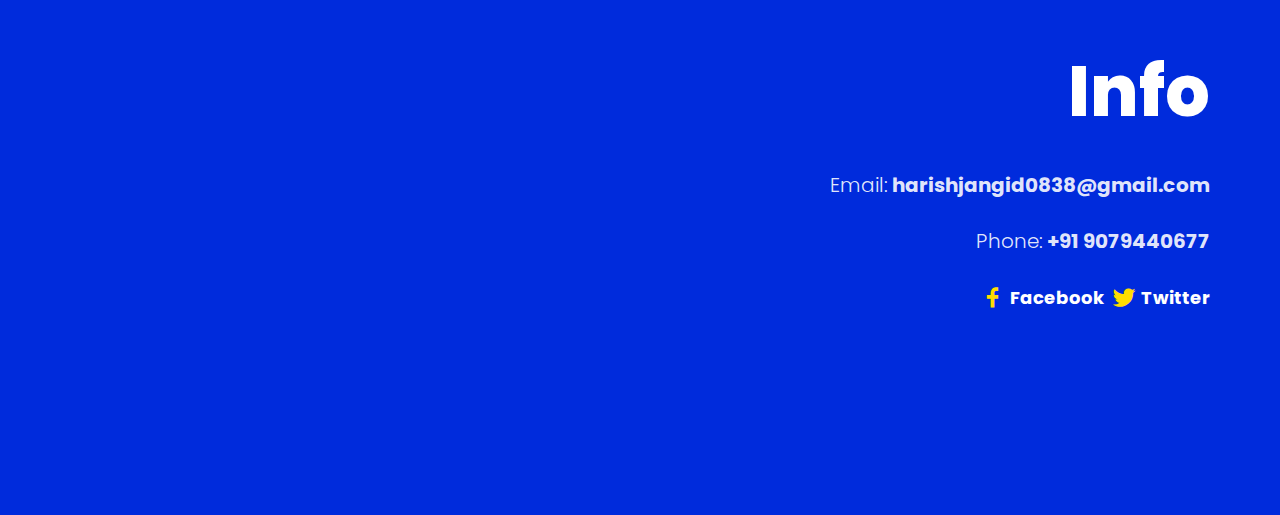
<file: mybiggestmistake.html>
<!DOCTYPE HTML>
<html>
	<head>
	<meta charset="utf-8">
	<meta http-equiv="X-UA-Compatible" content="IE=edge">
	<title>Harish Kumar Jangir</title>
	<meta name="viewport" content="width=device-width, initial-scale=1">
	<meta name="description" content="" />
	<meta name="keywords" content="" />
	<meta name="author" content="" />

  <!-- Facebook and Twitter integration -->
	<meta property="og:title" content=""/>
	<meta property="og:image" content=""/>
	<meta property="og:url" content=""/>
	<meta property="og:site_name" content=""/>
	<meta property="og:description" content=""/>
	<meta name="twitter:title" content="" />
	<meta name="twitter:image" content="" />
	<meta name="twitter:url" content="" />
	<meta name="twitter:card" content="" />

	<!-- Place favicon.ico and apple-touch-icon.png in the root directory -->
	<link rel="shortcut icon" href="favicon.ico">

	<link href="https://fonts.googleapis.com/css?family=Poppins:300,400,500,600,700,800" rel="stylesheet">
	
	<!-- Animate.css -->
	<link rel="stylesheet" href="css/animate.css">
	<!-- Icomoon Icon Fonts-->
	<link rel="stylesheet" href="css/icomoon.css">
	<!-- Bootstrap  -->
	<link rel="stylesheet" href="css/bootstrap.css">
	<!-- Owl Carousel -->
	<link rel="stylesheet" href="css/owl.carousel.min.css">
	<link rel="stylesheet" href="css/owl.theme.default.min.css">
	<!-- Magnific Popup -->
	<link rel="stylesheet" href="css/magnific-popup.css">

	<link rel="stylesheet" href="css/style.css">


	<!-- Modernizr JS -->
	<script src="js/modernizr-2.6.2.min.js"></script>
	<!-- FOR IE9 below -->
	<!--[if lt IE 9]>
	<script src="js/respond.min.js"></script>
	<![endif]-->

	</head>
	<body>

	<nav id="colorlib-main-nav" role="navigation">
		<a href="#" class="js-colorlib-nav-toggle colorlib-nav-toggle active"><i></i></a>
		<div class="js-fullheight colorlib-table">
			<div class="colorlib-table-cell js-fullheight">
				<div class="container">
					<div class="row">
						<div class="col-md-12 text-center">
							<ul>
								<li><a href="index.html"><span>Home</span></a></li>
								<li><a href="about.html"><span>About</span></a></li>
								<li><a href="services.html"><span>what I do</span></a></li>
								<li><a href="work.html"><span>Work</span></a></li>
								<li class="active"><a href="blog.html"><span>Blog</span></a></li>
								<li><a href="contact.html"><span>Contact</span></a></li>
								<li><a href="gallery.html"><span>Gallery</span></a></li>
							</ul>
						</div>
					</div>
				</div>
			</div>
		</div>
	</nav>
	
	<div id="colorlib-page">
		<header>
			<div class="container">
				<div class="row">
					<div class="col-md-12">
						<div class="colorlib-navbar-brand">
							<a class="colorlib-logo logo" href="index.html">H.</a>
						</div>
						<a href="#" class="js-colorlib-nav-toggle colorlib-nav-toggle"><i></i></a>
					</div>
				</div>
			</div>
		</header>

		<div id="colorlib-blog">
			<div class="container">
				<div class="row">
					<div class="col-md-12 col-md-offset-0 text-center animate-box intro-heading intro-heading-2">
						<span>Harish Kumar Jangir</span>
					</div>
				</div>
				<div class="row">
					<div class="col-md-10 col-md-offset-1">
						<div class="row row-padded-bottom">
							<div class="col-md-12 animate-box">
								<article>
									<div class="blog-img" style="background-image: url(images/img_bg_2.jpg);"></div>
									<div class="row">
										<div class="col-md-10 col-md-offset-1">
											<div class="desc">
												<h2><a href="#">The biggest mistake</a></h2>
												<p>I don't know how to start this cause I am not writing a blog today. I'm explaining my feelings. It's 14th, July and day before yesterday I made a decision, not decision a mistake. The biggest mistake of my life I ever made.
												</p>
												<p>I changed my team. I know it sounds like normal but it's a mistake made by me. I did not know what was going on my mind that time. I am sorry to those guys whom I left behind when they need me most. Need me to work with them, stand with them. </p>
												<p></p>
												<p></p>
												<p class="tag"></p>
											</div>
										</div>
									</div>
								</article>
							</div>
						</div>
					</div>
				</div>
			</div>
		</div>

		

		<footer class="colorlib-footer">
			<div class="container">
				<div class="row row-padded-bottom">
					<div class="col-md-6">
					<!--	<h3>Lets Talk</h3>
						<p>Even the all-powerful Pointing has no control about the blind texts it is an almost unorthographic life One day however a small line of blind text</p>
						<p class="btn-footer"><a href="#">Tell us about your project</a></p>-->
					</div>	
					<div class="col-md-6 info">
						<h3>Info</h3>
						<p>Email: <strong>harishjangid0838@gmail.com</strong></p>
						<p>Phone: <strong>+91 9079440677</strong></p>
						
						<p class="colorlib-social-icons">
							<span><a href="https://www.facebook.com/harish154"><i class="icon-social-facebook"></i>Facebook</a></span>
							<span><a href="https://twitter.com/Harishjangid098"><i class="icon-social-twitter"></i>Twitter</a></span>
							
						</p>
					</div>
				</div>
			</div>
		</footer>
	</div>

	<!-- jQuery -->
	<script src="js/jquery.min.js"></script>
	<!-- jQuery Easing -->
	<script src="js/jquery.easing.1.3.js"></script>
	<!-- Bootstrap -->
	<script src="js/bootstrap.min.js"></script>
	<!-- Waypoints -->
	<script src="js/jquery.waypoints.min.js"></script>
	<!-- Owl Carousel -->
	<script src="js/owl.carousel.min.js"></script>
	<!-- Magnific Popup -->
	<script src="js/jquery.magnific-popup.min.js"></script>
	<script src="js/magnific-popup-options.js"></script>

	<!-- Main JS (Do not remove) -->
	<script src="js/main.js"></script>

	</body>
</html>
</file>
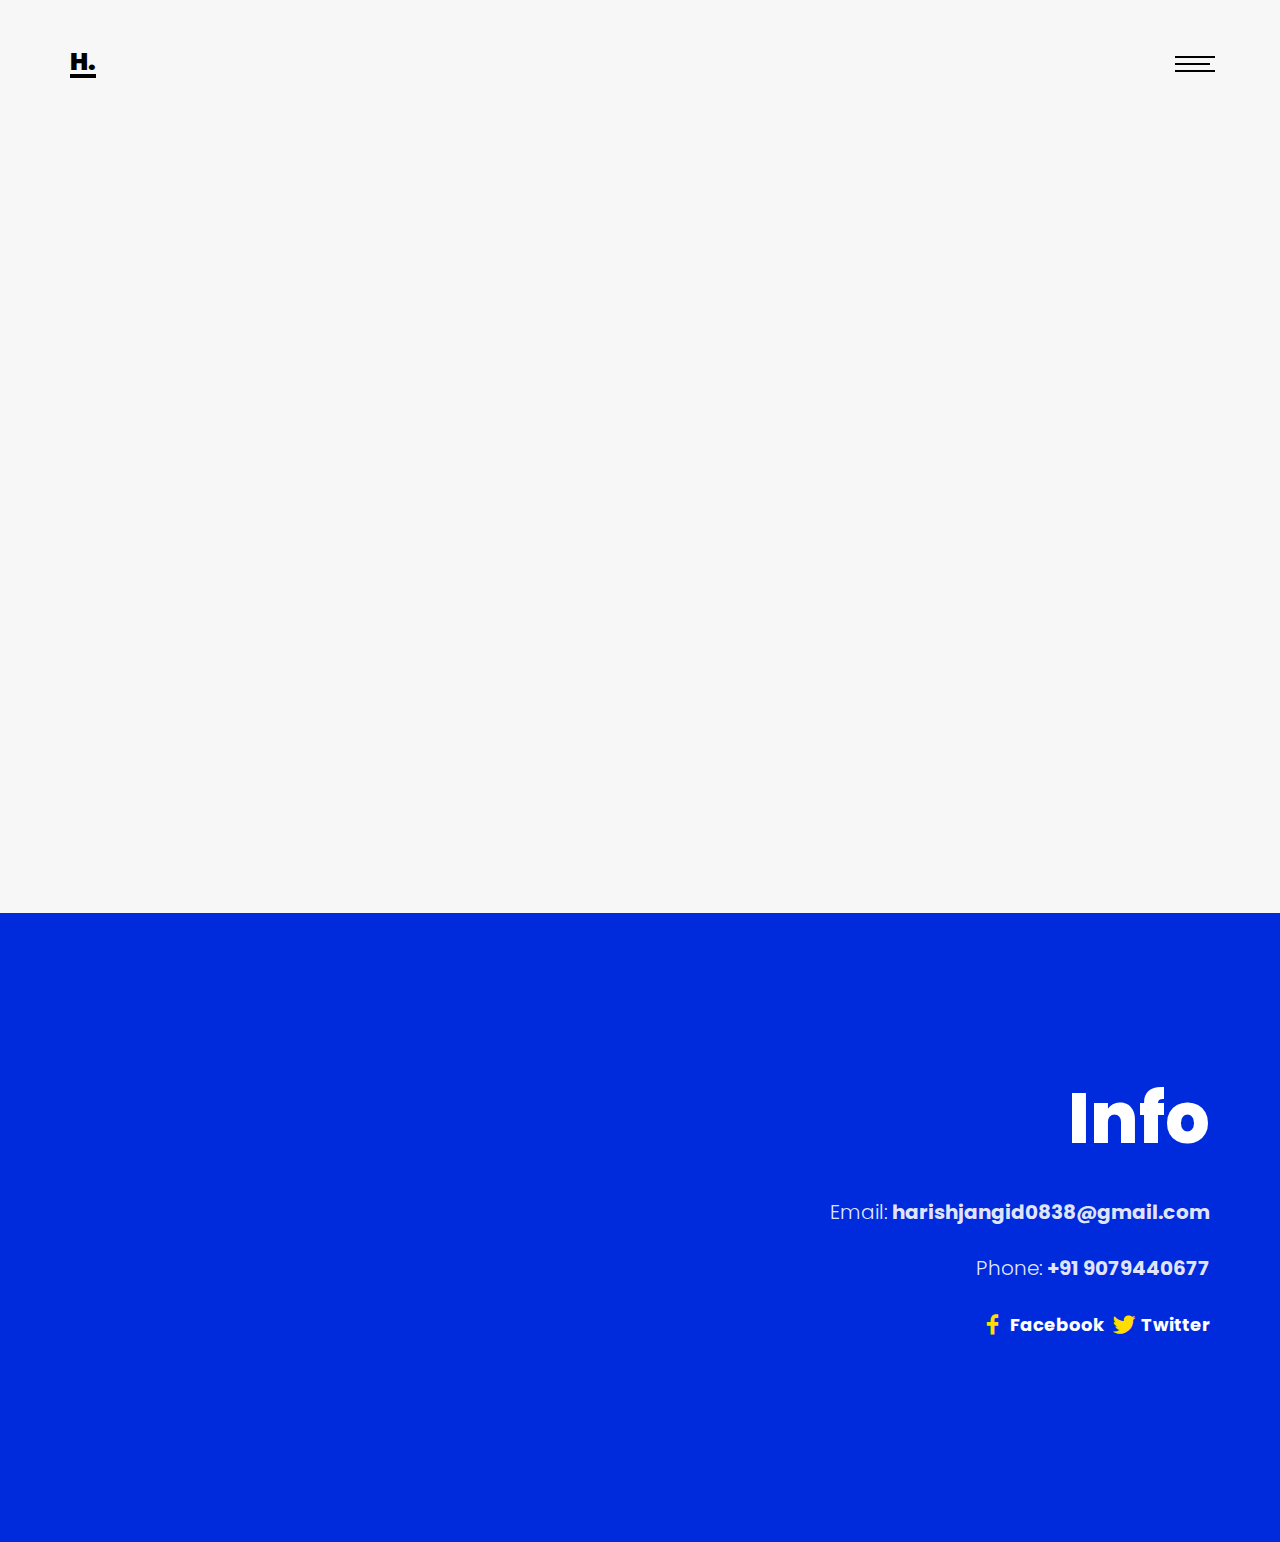
<file: services.html>
<!DOCTYPE HTML>
<html>
	<head>
	<meta charset="utf-8">
	<meta http-equiv="X-UA-Compatible" content="IE=edge">
	<title>Harish Kumar Jangir</title>
	<meta name="viewport" content="width=device-width, initial-scale=1">
	<meta name="description" content="" />
	<meta name="keywords" content="" />
	<meta name="author" content="" />

  <!-- Facebook and Twitter integration -->
	<meta property="og:title" content=""/>
	<meta property="og:image" content=""/>
	<meta property="og:url" content=""/>
	<meta property="og:site_name" content=""/>
	<meta property="og:description" content=""/>
	<meta name="twitter:title" content="" />
	<meta name="twitter:image" content="" />
	<meta name="twitter:url" content="" />
	<meta name="twitter:card" content="" />

	<!-- Place favicon.ico and apple-touch-icon.png in the root directory -->
	<link rel="shortcut icon" href="favicon.ico">

	<link href="https://fonts.googleapis.com/css?family=Poppins:300,400,500,600,700,800" rel="stylesheet">
	
	<!-- Animate.css -->
	<link rel="stylesheet" href="css/animate.css">
	<!-- Icomoon Icon Fonts-->
	<link rel="stylesheet" href="css/icomoon.css">
	<!-- Bootstrap  -->
	<link rel="stylesheet" href="css/bootstrap.css">
	<!-- Owl Carousel -->
	<link rel="stylesheet" href="css/owl.carousel.min.css">
	<link rel="stylesheet" href="css/owl.theme.default.min.css">
	<!-- Magnific Popup -->
	<link rel="stylesheet" href="css/magnific-popup.css">

	<link rel="stylesheet" href="css/style.css">


	<!-- Modernizr JS -->
	<script src="js/modernizr-2.6.2.min.js"></script>
	<!-- FOR IE9 below -->
	<!--[if lt IE 9]>
	<script src="js/respond.min.js"></script>
	<![endif]-->

	</head>
	<body>

	<nav id="colorlib-main-nav" role="navigation">
		<a href="#" class="js-colorlib-nav-toggle colorlib-nav-toggle active"><i></i></a>
		<div class="js-fullheight colorlib-table">
			<div class="colorlib-table-cell js-fullheight">
				<div class="container">
					<div class="row">
						<div class="col-md-12 text-center">
							<ul>
								<li><a href="index.html"><span>Home</span></a></li>
								<li><a href="about.html"><span>About</span></a></li>
								<li class="active"><a href="services.html"><span>Services</span></a></li>
								<li><a href="work.html"><span>Work</span></a></li>
								<li><a href="blog.html"><span>Blog</span></a></li>
								<li><a href="contact.html"><span>Contact</span></a></li>
							</ul>
						</div>
					</div>
				</div>
			</div>
		</div>
	</nav>
	
	<div id="colorlib-page">
		<header>
			<div class="container">
				<div class="row">
					<div class="col-md-12">
						<div class="colorlib-navbar-brand">
							<a class="colorlib-logo logo" href="index.html">H.</a>
						</div>
						<a href="#" class="js-colorlib-nav-toggle colorlib-nav-toggle"><i></i></a>
					</div>
				</div>
			</div>
		</header>

		<div class="colorlib-services">
			<div class="container">
				<div class="row">
					<div class="col-md-12 col-md-offset-0 text-center animate-box intro-heading">
						<span>What I Do</span>
						<h2>Research, develop and a bit of magic</h2>
					</div>
				</div>
				<div class="row">
					<div class="col-md-4 text-center animate-box">
						<div class="services">
							<span class="icon">
								<i class="icon-magnifying-glass"></i>
							</span>
							<div class="desc">
								<h3><a href="#">Explore</a></h3>
								<h4>New Things</h4>
								<h4>Product Strategy</h4>
								<h4> </h4>
							</div>
						</div>
					</div>
					<div class="col-md-4 text-center animate-box">
						<div class="services">
							<span class="icon">
								<i class="icon-layers"></i>
							</span>
							<div class="desc">
								<h3><a href="#">Create</a></h3>
								<h4>Information</h4>
								<h4>Products</h4>
								<h4> </h4>
							</div>
						</div>
					</div>
					<div class="col-md-4 text-center animate-box">
						<div class="services">
							<span class="icon">
								<i class="icon-lightbulb"></i>
							</span>
							<div class="desc">
								<h3><a href="#">Learn</a></h3>
								<h4>New Technology</h4>
								<h4>Experience</h4>
								<h4> </h4>
							</div>
						</div>
					</div>
				</div>
			</div>
		</div>

		
		<footer class="colorlib-footer">
			<div class="container">
				<div class="row row-padded-bottom">
					<div class="col-md-6">
					<!--	<h3>Lets Talk</h3>
						<p>Even the all-powerful Pointing has no control about the blind texts it is an almost unorthographic life One day however a small line of blind text</p>
						<p class="btn-footer"><a href="#">Tell us about your project</a></p>-->
					</div>	
					<div class="col-md-6 info">
						<h3>Info</h3>
						<p>Email: <strong>harishjangid0838@gmail.com</strong></p>
						<p>Phone: <strong>+91 9079440677</strong></p>
						
						<p class="colorlib-social-icons">
							<span><a href="https://www.facebook.com/harish154"><i class="icon-social-facebook"></i>Facebook</a></span>
							<span><a href="https://twitter.com/Harishjangid098"><i class="icon-social-twitter"></i>Twitter</a></span>
							
						</p>
					</div>
				</div>
			</div>
			
		</footer>
	</div>

	<!-- jQuery -->
	<script src="js/jquery.min.js"></script>
	<!-- jQuery Easing -->
	<script src="js/jquery.easing.1.3.js"></script>
	<!-- Bootstrap -->
	<script src="js/bootstrap.min.js"></script>
	<!-- Waypoints -->
	<script src="js/jquery.waypoints.min.js"></script>
	<!-- Owl Carousel -->
	<script src="js/owl.carousel.min.js"></script>
	<!-- Magnific Popup -->
	<script src="js/jquery.magnific-popup.min.js"></script>
	<script src="js/magnific-popup-options.js"></script>

	<!-- Main JS (Do not remove) -->
	<script src="js/main.js"></script>

	</body>
</html>
</file>
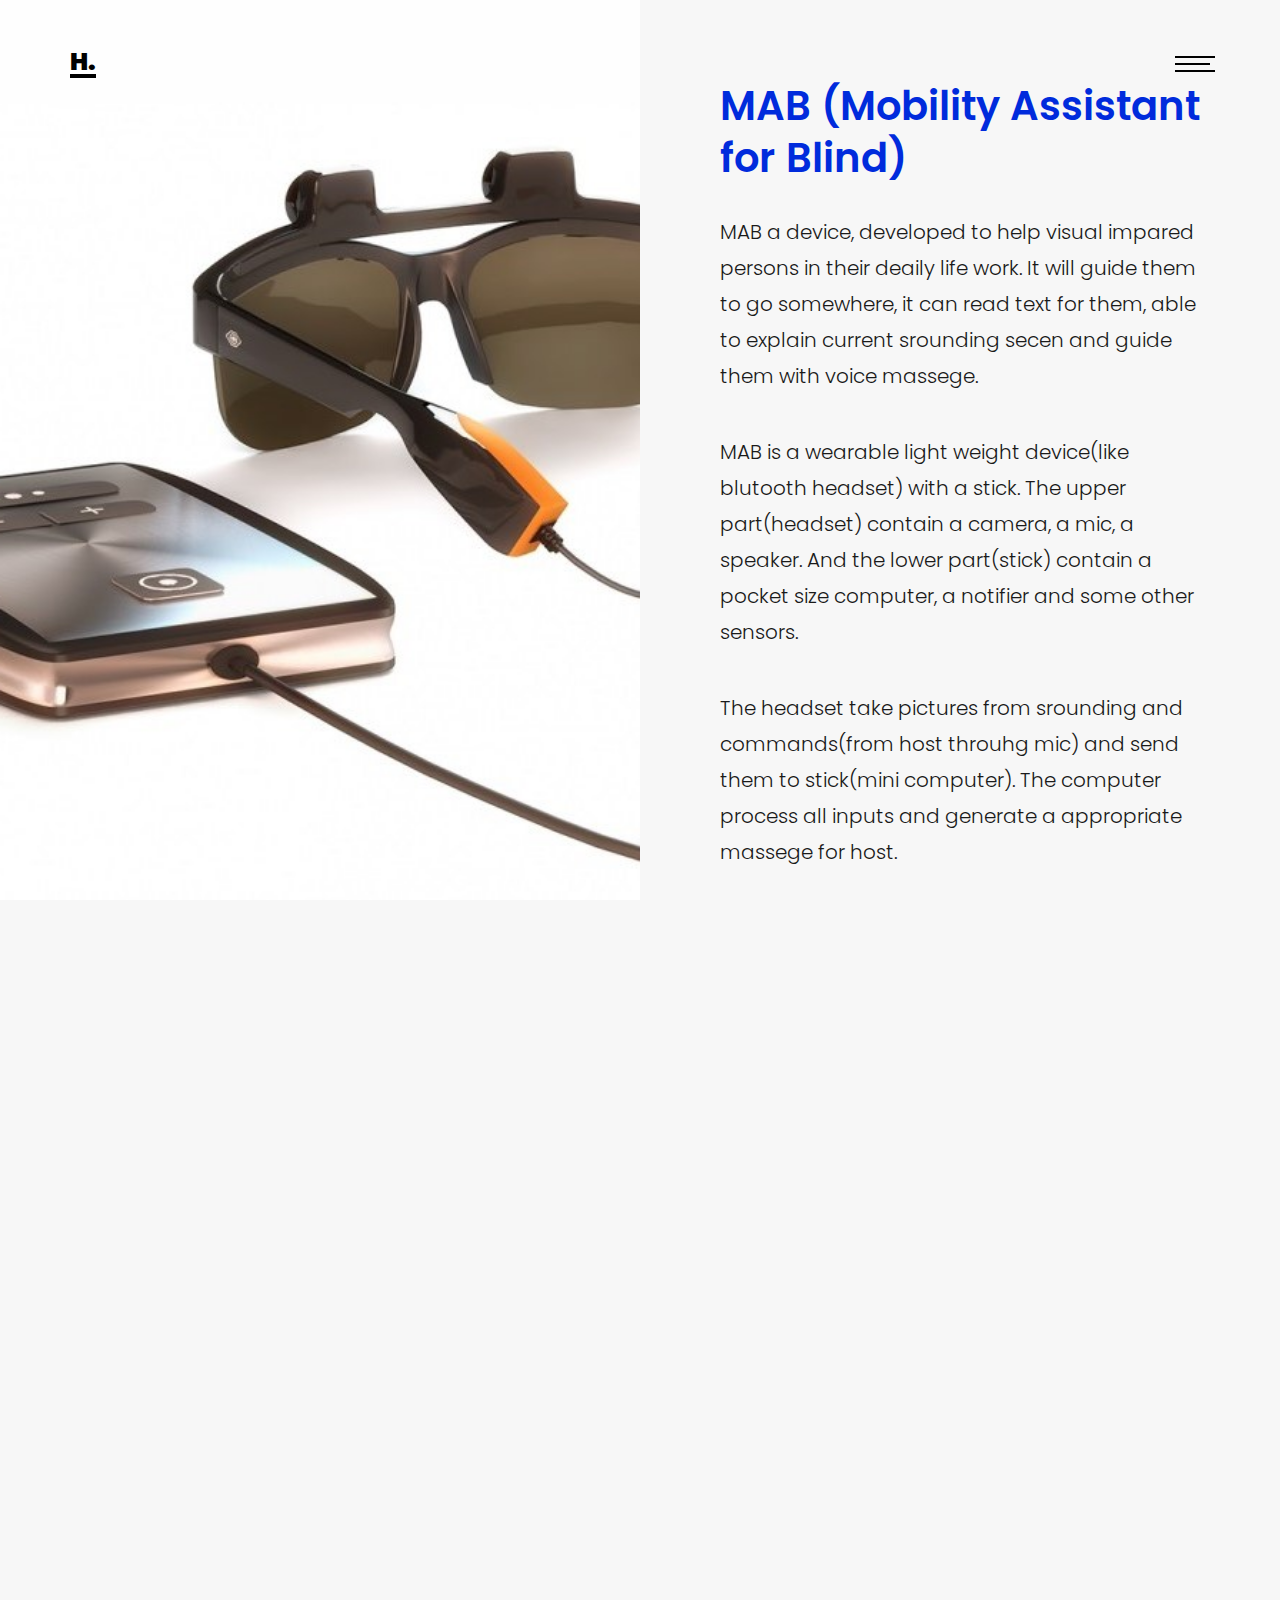
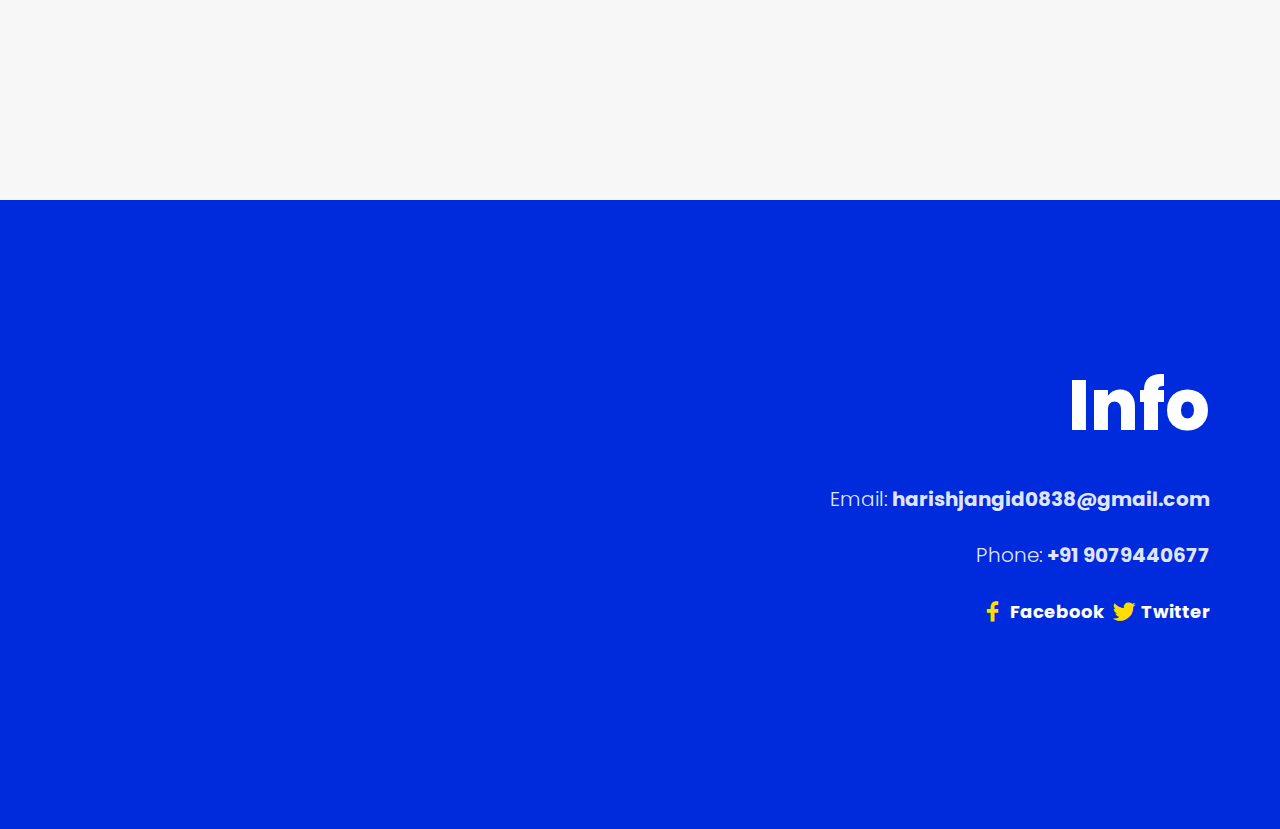
<file: work-single1.html>
<!DOCTYPE HTML>
<html>
	<head>
	<meta charset="utf-8">
	<meta http-equiv="X-UA-Compatible" content="IE=edge">
	<title>Harish Kumar Jangir</title>
	<meta name="viewport" content="width=device-width, initial-scale=1">
	<meta name="description" content="" />
	<meta name="keywords" content="" />
	<meta name="author" content="" />

  <!-- Facebook and Twitter integration -->
	<meta property="og:title" content=""/>
	<meta property="og:image" content=""/>
	<meta property="og:url" content=""/>
	<meta property="og:site_name" content=""/>
	<meta property="og:description" content=""/>
	<meta name="twitter:title" content="" />
	<meta name="twitter:image" content="" />
	<meta name="twitter:url" content="" />
	<meta name="twitter:card" content="" />

	<!-- Place favicon.ico and apple-touch-icon.png in the root directory -->
	<link rel="shortcut icon" href="favicon.ico">

	<link href="https://fonts.googleapis.com/css?family=Poppins:300,400,500,600,700,800" rel="stylesheet">
	
	<!-- Animate.css -->
	<link rel="stylesheet" href="css/animate.css">
	<!-- Icomoon Icon Fonts-->
	<link rel="stylesheet" href="css/icomoon.css">
	<!-- Bootstrap  -->
	<link rel="stylesheet" href="css/bootstrap.css">
	<!-- Owl Carousel -->
	<link rel="stylesheet" href="css/owl.carousel.min.css">
	<link rel="stylesheet" href="css/owl.theme.default.min.css">
	<!-- Magnific Popup -->
	<link rel="stylesheet" href="css/magnific-popup.css">

	<link rel="stylesheet" href="css/style.css">


	<!-- Modernizr JS -->
	<script src="js/modernizr-2.6.2.min.js"></script>
	<!-- FOR IE9 below -->
	<!--[if lt IE 9]>
	<script src="js/respond.min.js"></script>
	<![endif]-->

	</head>
	<body>

	<nav id="colorlib-main-nav" role="navigation">
		<a href="#" class="js-colorlib-nav-toggle colorlib-nav-toggle active"><i></i></a>
		<div class="js-fullheight colorlib-table">
			<div class="colorlib-table-cell js-fullheight">
				<div class="container">
					<div class="row">
						<div class="col-md-12 text-center">
							<ul>
								<li><a href="index.html"><span>Home</span></a></li>
								<li><a href="about.html"><span>About</span></a></li>
								<li><a href="services.html"><span>what I do</span></a></li>
								<li class="active"><a href="work.html"><span>Work</span></a></li>
								<li><a href="blog.html"><span>Blog</span></a></li>
								<li><a href="contact.html"><span>Contact</span></a></li>
								<li><a href="gallery.html"><span>Gallery</span></a></li>
							</ul>
						</div>
					</div>
				</div>
			</div>
		</div>
	</nav>
	
	<div id="colorlib-page">
		<header>
			<div class="container">
				<div class="row">
					<div class="col-md-12">
						<div class="colorlib-navbar-brand">
							<a class="colorlib-logo logo" href="index.html">H.</a>
						</div>
						<a href="#" class="js-colorlib-nav-toggle colorlib-nav-toggle"><i></i></a>
					</div>
				</div>
			</div>
		</header>

		<div class="work-single-flex js-fullheight">
			<div class="col-half js-full-height work-img" style="background-image: url(images/work-1.jpg);"></div>
			<div class="col-half js-fullheight">
				<div class="display-t js-fullheight">
					<div class="display-tc js-fullheight">
						<div class="work-desc">
							<h2>MAB (Mobility Assistant for Blind)	</h2>
							<p>MAB a device, developed to help visual impared persons in their deaily life work. It will guide them to go somewhere, it can read text for them, able to explain current srounding secen and guide them with voice massege.</p><p>MAB is a wearable light weight device(like blutooth headset) with a stick. The upper part(headset) contain a camera, a mic, a speaker. And the lower part(stick) contain a pocket size computer, a notifier and some other sensors.</p><p>The headset take pictures from srounding and commands(from host throuhg mic) and send them to stick(mini computer). The computer process all inputs and generate a appropriate massege for host.</p>
							
						</div>
					</div>
				</div>
			</div>
		</div>
		<div class="work-single-flex js-fullheight">
			<div class="col-half js-full-height work-img" style="background-image: url();"></div>
			<div class="col-half js-fullheight">
				<div class="display-t js-fullheight">
					<div class="display-tc js-fullheight">
						<div class="work-desc">
							
							
						</div>
					</div>
				</div>
			</div>
		</div>
		<footer class="colorlib-footer">
			<div class="container">
				<div class="row row-padded-bottom">
					<div class="col-md-6">
					<!--	<h3>Lets Talk</h3>
						<p>Even the all-powerful Pointing has no control about the blind texts it is an almost unorthographic life One day however a small line of blind text</p>
						<p class="btn-footer"><a href="#">Tell us about your project</a></p>-->
					</div>	
					<div class="col-md-6 info">
						<h3>Info</h3>
						<p>Email: <strong>harishjangid0838@gmail.com</strong></p>
						<p>Phone: <strong>+91 9079440677</strong></p>
						
						<p class="colorlib-social-icons">
							<span><a href="https://www.facebook.com/harish154"><i class="icon-social-facebook"></i>Facebook</a></span>
							<span><a href="https://twitter.com/Harishjangid098"><i class="icon-social-twitter"></i>Twitter</a></span>
							
						</p>
					</div>
				</div>
			</div>
			
		</footer>
	</div>

	<!-- jQuery -->
	<script src="js/jquery.min.js"></script>
	<!-- jQuery Easing -->
	<script src="js/jquery.easing.1.3.js"></script>
	<!-- Bootstrap -->
	<script src="js/bootstrap.min.js"></script>
	<!-- Waypoints -->
	<script src="js/jquery.waypoints.min.js"></script>
	<!-- Owl Carousel -->
	<script src="js/owl.carousel.min.js"></script>
	<!-- Magnific Popup -->
	<script src="js/jquery.magnific-popup.min.js"></script>
	<script src="js/magnific-popup-options.js"></script>

	<!-- Main JS (Do not remove) -->
	<script src="js/main.js"></script>

	</body>
</html>
</file>
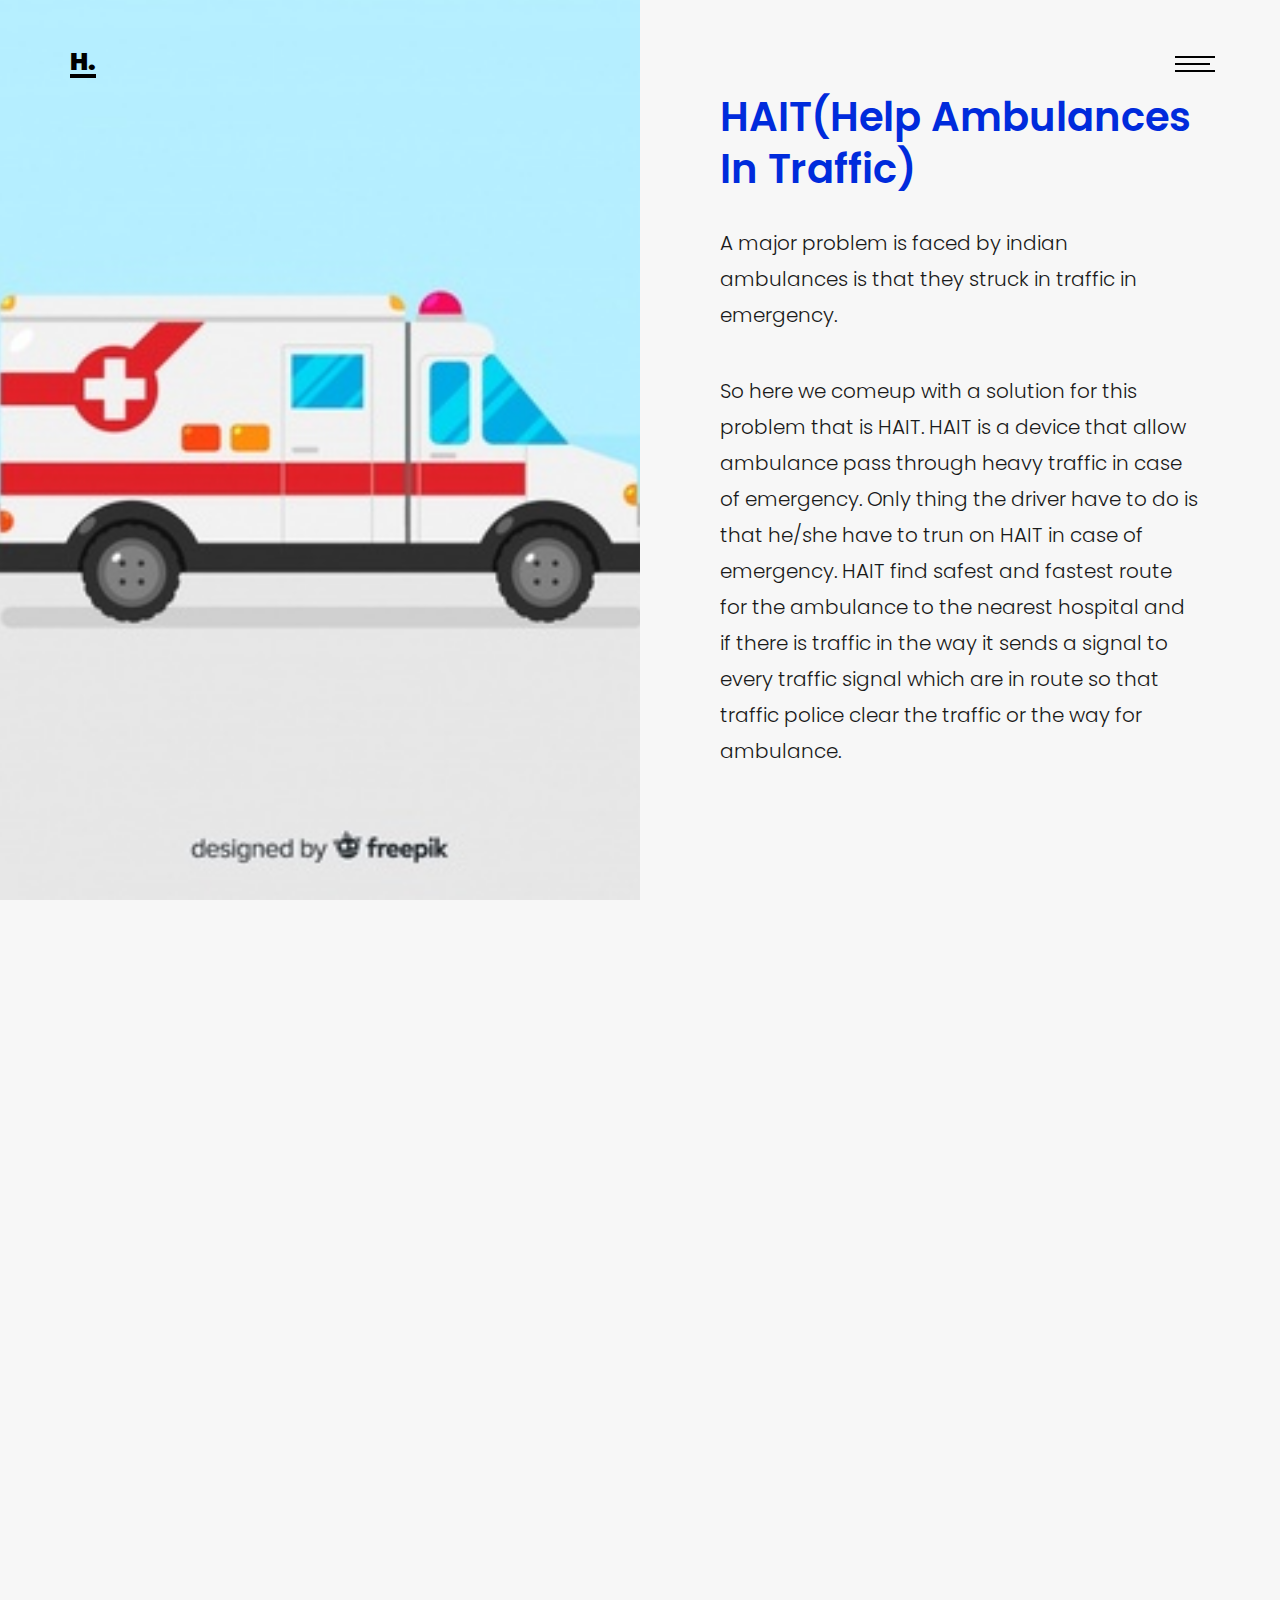
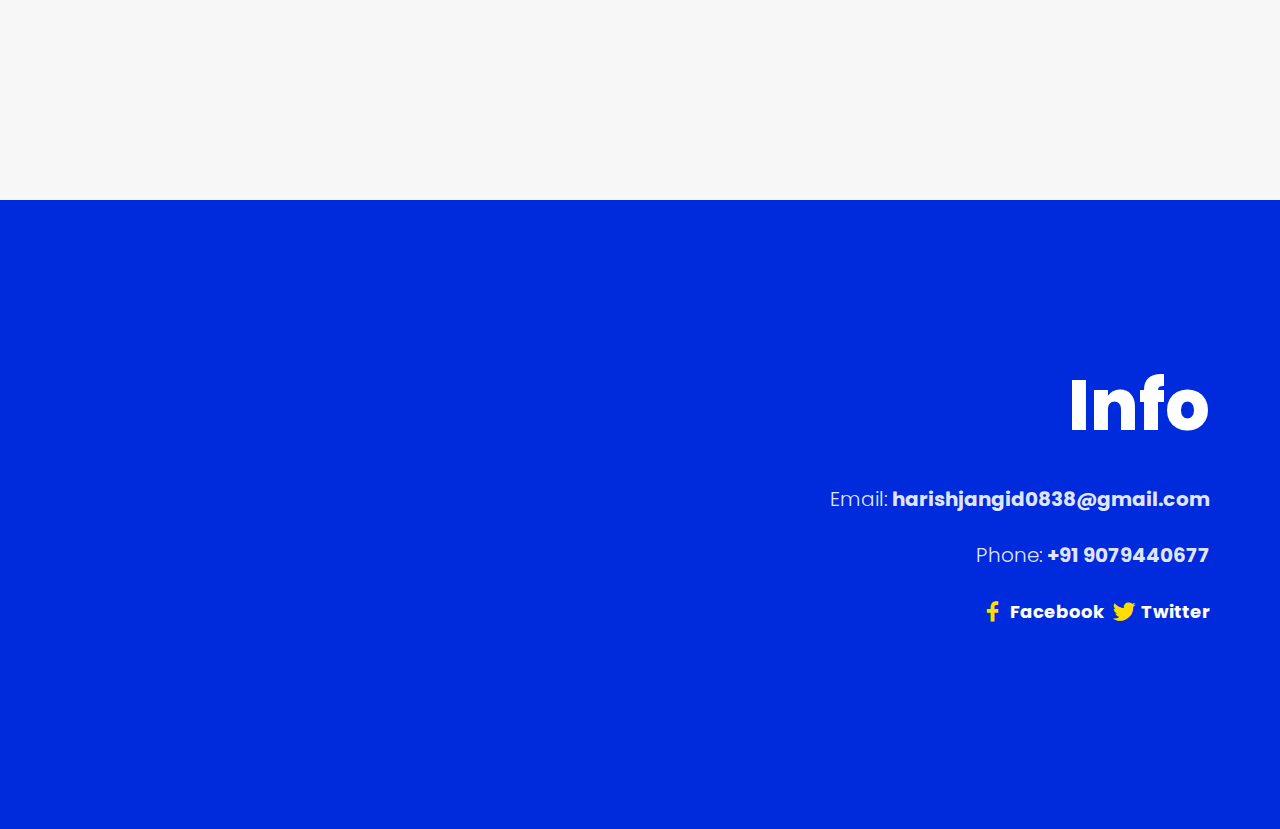
<file: work-single2.html>
<!DOCTYPE HTML>
<html>
	<head>
	<meta charset="utf-8">
	<meta http-equiv="X-UA-Compatible" content="IE=edge">
	<title>Harish Kumar Jangir</title>
	<meta name="viewport" content="width=device-width, initial-scale=1">
	<meta name="description" content="" />
	<meta name="keywords" content="" />
	<meta name="author" content="" />

  <!-- Facebook and Twitter integration -->
	<meta property="og:title" content=""/>
	<meta property="og:image" content=""/>
	<meta property="og:url" content=""/>
	<meta property="og:site_name" content=""/>
	<meta property="og:description" content=""/>
	<meta name="twitter:title" content="" />
	<meta name="twitter:image" content="" />
	<meta name="twitter:url" content="" />
	<meta name="twitter:card" content="" />

	<!-- Place favicon.ico and apple-touch-icon.png in the root directory -->
	<link rel="shortcut icon" href="favicon.ico">

	<link href="https://fonts.googleapis.com/css?family=Poppins:300,400,500,600,700,800" rel="stylesheet">
	
	<!-- Animate.css -->
	<link rel="stylesheet" href="css/animate.css">
	<!-- Icomoon Icon Fonts-->
	<link rel="stylesheet" href="css/icomoon.css">
	<!-- Bootstrap  -->
	<link rel="stylesheet" href="css/bootstrap.css">
	<!-- Owl Carousel -->
	<link rel="stylesheet" href="css/owl.carousel.min.css">
	<link rel="stylesheet" href="css/owl.theme.default.min.css">
	<!-- Magnific Popup -->
	<link rel="stylesheet" href="css/magnific-popup.css">

	<link rel="stylesheet" href="css/style.css">


	<!-- Modernizr JS -->
	<script src="js/modernizr-2.6.2.min.js"></script>
	<!-- FOR IE9 below -->
	<!--[if lt IE 9]>
	<script src="js/respond.min.js"></script>
	<![endif]-->

	</head>
	<body>

	<nav id="colorlib-main-nav" role="navigation">
		<a href="#" class="js-colorlib-nav-toggle colorlib-nav-toggle active"><i></i></a>
		<div class="js-fullheight colorlib-table">
			<div class="colorlib-table-cell js-fullheight">
				<div class="container">
					<div class="row">
						<div class="col-md-12 text-center">
							<ul>
								<li><a href="index.html"><span>Home</span></a></li>
								<li><a href="about.html"><span>About</span></a></li>
								<li><a href="services.html"><span>what I do</span></a></li>
								<li class="active"><a href="work.html"><span>Work</span></a></li>
								<li><a href="blog.html"><span>Blog</span></a></li>
								<li><a href="contact.html"><span>Contact</span></a></li>
								<li><a href="gallery.html"><span>Gallery</span></a></li>
							</ul>
						</div>
					</div>
				</div>
			</div>
		</div>
	</nav>
	
	<div id="colorlib-page">
		<header>
			<div class="container">
				<div class="row">
					<div class="col-md-12">
						<div class="colorlib-navbar-brand">
							<a class="colorlib-logo logo" href="index.html">H.</a>
						</div>
						<a href="#" class="js-colorlib-nav-toggle colorlib-nav-toggle"><i></i></a>
					</div>
				</div>
			</div>
		</header>

		<div class="work-single-flex js-fullheight">
			<div class="col-half js-full-height work-img" style="background-image: url(images/work-2.jpg);"></div>
			<div class="col-half js-fullheight">
				<div class="display-t js-fullheight">
					<div class="display-tc js-fullheight">
						<div class="work-desc">
							<h2>HAIT(Help Ambulances In Traffic)</h2>
							<p>A major problem is faced by indian ambulances is that they struck in traffic in emergency.</p>
							<p>So here we comeup with a solution for this problem that is HAIT. HAIT is a device that allow ambulance pass through heavy traffic in case of emergency. Only thing the driver have to do is that he/she have to trun on HAIT in case of emergency. HAIT find safest and fastest route for the ambulance to the nearest hospital and if there is traffic in the way it sends a signal to every traffic signal which are in route so that traffic police clear the traffic or the way for ambulance.</p>
							
						</div>
					</div>
				</div>
			</div>
		</div>
		<div class="work-single-flex js-fullheight">
			<div class="col-half js-full-height work-img" style="background-image: url();"></div>
			<div class="col-half js-fullheight">
				<div class="display-t js-fullheight">
					<div class="display-tc js-fullheight">
						<div class="work-desc">
							
							
						</div>
					</div>
				</div>
			</div>
		</div>
		<footer class="colorlib-footer">
			<div class="container">
				<div class="row row-padded-bottom">
					<div class="col-md-6">
					<!--	<h3>Lets Talk</h3>
						<p>Even the all-powerful Pointing has no control about the blind texts it is an almost unorthographic life One day however a small line of blind text</p>
						<p class="btn-footer"><a href="#">Tell us about your project</a></p>-->
					</div>	
					<div class="col-md-6 info">
						<h3>Info</h3>
						<p>Email: <strong>harishjangid0838@gmail.com</strong></p>
						<p>Phone: <strong>+91 9079440677</strong></p>
						
						<p class="colorlib-social-icons">
							<span><a href="https://www.facebook.com/harish154"><i class="icon-social-facebook"></i>Facebook</a></span>
							<span><a href="https://twitter.com/Harishjangid098"><i class="icon-social-twitter"></i>Twitter</a></span>
							
						</p>
					</div>
				</div>
			</div>
			
		</footer>
	</div>

	<!-- jQuery -->
	<script src="js/jquery.min.js"></script>
	<!-- jQuery Easing -->
	<script src="js/jquery.easing.1.3.js"></script>
	<!-- Bootstrap -->
	<script src="js/bootstrap.min.js"></script>
	<!-- Waypoints -->
	<script src="js/jquery.waypoints.min.js"></script>
	<!-- Owl Carousel -->
	<script src="js/owl.carousel.min.js"></script>
	<!-- Magnific Popup -->
	<script src="js/jquery.magnific-popup.min.js"></script>
	<script src="js/magnific-popup-options.js"></script>

	<!-- Main JS (Do not remove) -->
	<script src="js/main.js"></script>

	</body>
</html>
</file>
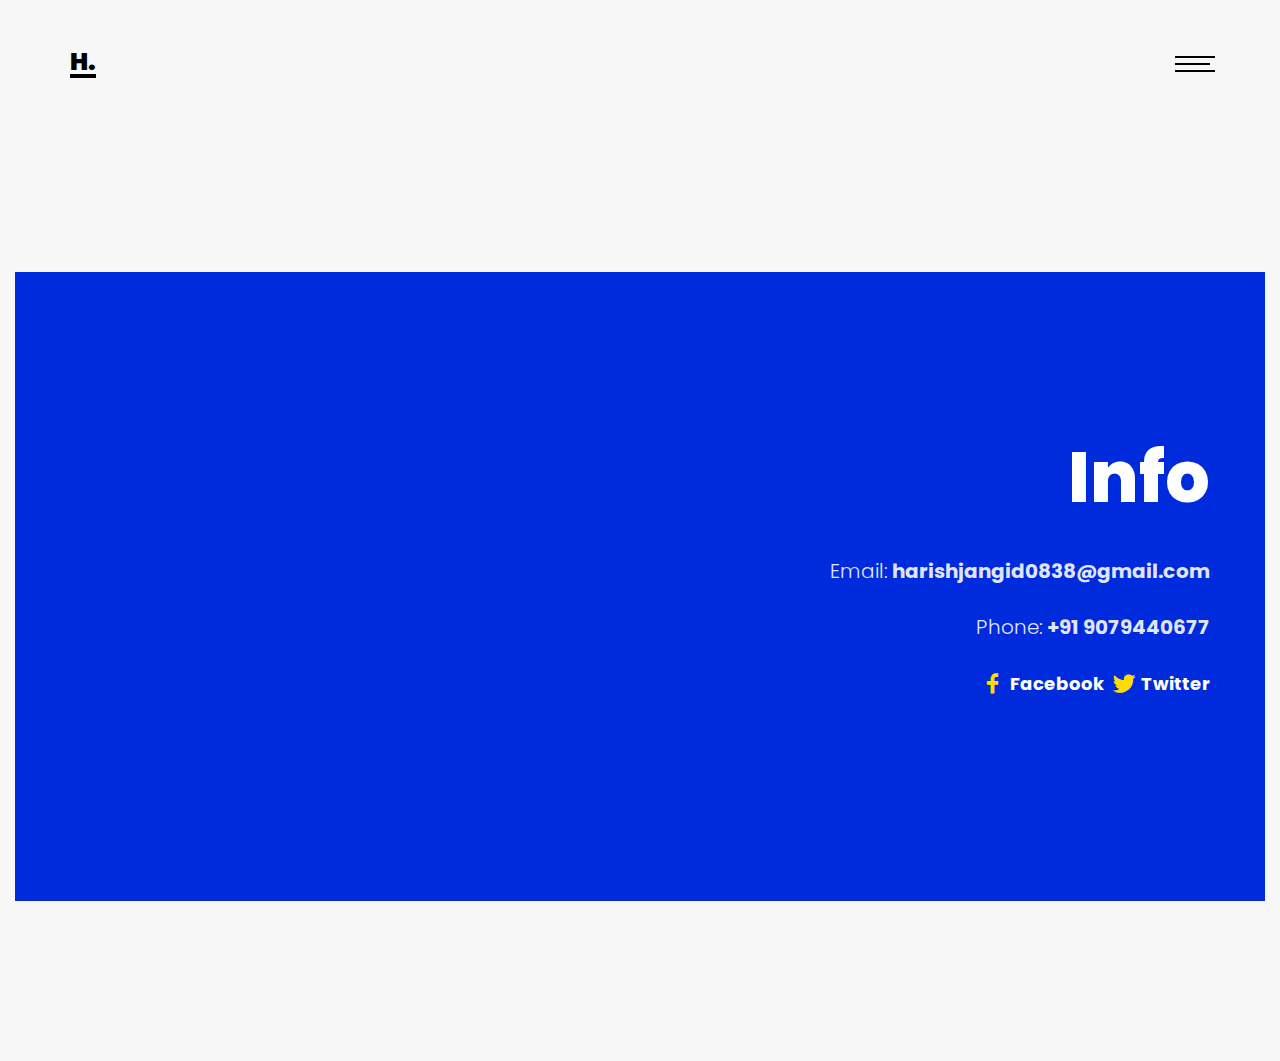
<file: work.html>
<!DOCTYPE HTML>
<html>
	<head>
	<meta charset="utf-8">
	<meta http-equiv="X-UA-Compatible" content="IE=edge">
	<title>Harish Kumar Jangir</title>
	<meta name="viewport" content="width=device-width, initial-scale=1">
	<meta name="description" content="" />
	<meta name="keywords" content="" />
	<meta name="author" content="" />

  <!-- Facebook and Twitter integration -->
	<meta property="og:title" content=""/>
	<meta property="og:image" content=""/>
	<meta property="og:url" content=""/>
	<meta property="og:site_name" content=""/>
	<meta property="og:description" content=""/>
	<meta name="twitter:title" content="" />
	<meta name="twitter:image" content="" />
	<meta name="twitter:url" content="" />
	<meta name="twitter:card" content="" />

	<!-- Place favicon.ico and apple-touch-icon.png in the root directory -->
	<link rel="shortcut icon" href="favicon.ico">

	<link href="https://fonts.googleapis.com/css?family=Poppins:300,400,500,600,700,800" rel="stylesheet">
	
	<!-- Animate.css -->
	<link rel="stylesheet" href="css/animate.css">
	<!-- Icomoon Icon Fonts-->
	<link rel="stylesheet" href="css/icomoon.css">
	<!-- Bootstrap  -->
	<link rel="stylesheet" href="css/bootstrap.css">
	<!-- Owl Carousel -->
	<link rel="stylesheet" href="css/owl.carousel.min.css">
	<link rel="stylesheet" href="css/owl.theme.default.min.css">
	<!-- Magnific Popup -->
	<link rel="stylesheet" href="css/magnific-popup.css">

	<link rel="stylesheet" href="css/style.css">


	<!-- Modernizr JS -->
	<script src="js/modernizr-2.6.2.min.js"></script>
	<!-- FOR IE9 below -->
	<!--[if lt IE 9]>
	<script src="js/respond.min.js"></script>
	<![endif]-->

	</head>
	<body>

	<nav id="colorlib-main-nav" role="navigation">
		<a href="#" class="js-colorlib-nav-toggle colorlib-nav-toggle active"><i></i></a>
		<div class="js-fullheight colorlib-table">
			<div class="colorlib-table-cell js-fullheight">
				<div class="container">
					<div class="row">
						<div class="col-md-12 text-center">
							<ul>
								<li><a href="index.html"><span>Home</span></a></li>
								<li><a href="about.html"><span>About</span></a></li>
								<li><a href="services.html"><span>what I do</span></a></li>
								<li class="active"><a href="work.html"><span>Work</span></a></li>
								<li><a href="blog.html"><span>Blog</span></a></li>
								<li><a href="contact.html"><span>Contact</span></a></li>
								<li><a href="gallery.html"><span>Gallery</span></a></li>
							</ul>
						</div>
					</div>
				</div>
			</div>
		</div>
	</nav>
	
	<div id="colorlib-page">
		<header>
			<div class="container">
				<div class="row">
					<div class="col-md-12">
						<div class="colorlib-navbar-brand">
							<a class="colorlib-logo logo" href="index.html">H.</a>
						</div>
						<a href="#" class="js-colorlib-nav-toggle colorlib-nav-toggle"><i></i></a>
					</div>
				</div>
			</div>
		</header>

		<div class="colorlib-work">
			<div class="container-fluid">
				<div class="row">
					<div class="col-md-12 col-md-offset-0 text-center animate-box intro-heading intro-heading-2">
						<span>Work</span>
					</div>
				</div>
				<div class="row">
					
			<!--		<div class="col-md-12 no-gutters">
						<div class="work-entry-flex animate-box js-fullheight">
							<div class="col-three-forth js-fullheight">
								<div class="row no-gutters">
									<div class="col-md-12 col-md-offset-0 no-gutters">
										<div class="work-img js-fullheight" style="background-image: url(images/work-1.jpg);">
										</div>
									</div>
								</div>
							</div>
							<div class="col-one-forth js-fullheight">
								<div class="row no-gutters">
									<div class="col-md-12 col-md-offset-0 col-md-pull-2 col-xs-pull-1 no-gutters">
										<div class="display-t js-fullheight">
											<div class="display-tc js-fullheight">
												<div class="text-inner text-inner-left">
													<p class="tag"></p>
													<h2><a href="work-single1.html">MAB (Mobility Assistant for Blind)</a></h2>
													<p>A powerfull device to help visual impared persons in their daily life. This device navigate them, read for them, do many more on just a sigle command.</p>
													<p><a href="work-single1.html" class="btn-view">Case Study</a></p>
												</div>
											</div>
										</div>
									</div>
								</div>
							</div>
						</div>
					</div>
					
					<div class="col-md-12 no-gutters">
						<div class="work-entry-flex animate-box js-fullheight">
							<div class="col-three-forth js-fullheight">
								<div class="row no-gutters">
									<div class="col-md-12 col-md-offset-0 col-md-push-12 no-gutters">
										<div class="work-img js-fullheight" style="background-image: url(images/work-2.jpg);">
										</div>
									</div>
								</div>
							</div>
							<div class="col-one-forth js-fullheight">
								<div class="row no-gutters">
									<div class="col-md-12 col-md-pull-10 col-md-offset-0 col-xs-pull-1 no-gutters">
										<div class="display-t js-fullheight">
											<div class="display-tc js-fullheight">
												<div class="text-inner text-inner-left">
													<p class="tag"></span></p>
													<h2><a href="work-single2.html">Help ambulances in traffic</a></h2>
													<p>Developing a such kind of deivce that help ambulances trevel faster through traffic in an emergency. This device help ambulances to find fastest and secure route in case of any emergency.</p>
													<p><a href="work-single2.html" class="btn-view">Case Study</a></p>
												</div>
											</div>
										</div>
									</div>
								</div>
							</div>
						</div>
					</div>			
				</div>
			</div>-->
		</div>

		
		
		<footer class="colorlib-footer">
			<div class="container">
				<div class="row row-padded-bottom">
					<div class="col-md-6">
					<!--	<h3>Lets Talk</h3>
						<p>Even the all-powerful Pointing has no control about the blind texts it is an almost unorthographic life One day however a small line of blind text</p>
						<p class="btn-footer"><a href="#">Tell us about your project</a></p>-->
					</div>	
					<div class="col-md-6 info">
						<h3>Info</h3>
						<p>Email: <strong>harishjangid0838@gmail.com</strong></p>
						<p>Phone: <strong>+91 9079440677</strong></p>
						
						<p class="colorlib-social-icons">
							<span><a href="https://www.facebook.com/harish154"><i class="icon-social-facebook"></i>Facebook</a></span>
							<span><a href="https://twitter.com/Harishjangid098"><i class="icon-social-twitter"></i>Twitter</a></span>
							
						</p>
					</div>
				</div>
			</div>
			
		</footer>
	</div>

	<!-- jQuery -->
	<script src="js/jquery.min.js"></script>
	<!-- jQuery Easing -->
	<script src="js/jquery.easing.1.3.js"></script>
	<!-- Bootstrap -->
	<script src="js/bootstrap.min.js"></script>
	<!-- Waypoints -->
	<script src="js/jquery.waypoints.min.js"></script>
	<!-- Owl Carousel -->
	<script src="js/owl.carousel.min.js"></script>
	<!-- Magnific Popup -->
	<script src="js/jquery.magnific-popup.min.js"></script>
	<script src="js/magnific-popup-options.js"></script>

	<!-- Main JS (Do not remove) -->
	<script src="js/main.js"></script>

	
	</body>
</html>
</file>
<file: css/icomoon.css>
@font-face {
  font-family: 'icomoon';
  src:  url('fonts/icomoon.eot?4ros5j');
  src:  url('fonts/icomoon.eot?4ros5j#iefix') format('embedded-opentype'),
    url('fonts/icomoon.ttf?4ros5j') format('truetype'),
    url('fonts/icomoon.woff?4ros5j') format('woff'),
    url('fonts/icomoon.svg?4ros5j#icomoon') format('svg');
  font-weight: normal;
  font-style: normal;
}

[class^="icon-"], [class*=" icon-"] {
  /* use !important to prevent issues with browser extensions that change fonts */
  font-family: 'icomoon' !important;
  speak: none;
  font-style: normal;
  font-weight: normal;
  font-variant: normal;
  text-transform: none;
  line-height: 1;

  /* Better Font Rendering =========== */
  -webkit-font-smoothing: antialiased;
  -moz-osx-font-smoothing: grayscale;
}

.icon-add-outline:before {
  content: "\eb3e";
}
.icon-add-solid:before {
  content: "\eb3f";
}
.icon-adjust:before {
  content: "\eb40";
}
.icon-airplane:before {
  content: "\eb41";
}
.icon-album:before {
  content: "\eb42";
}
.icon-align-center2:before {
  content: "\eb43";
}
.icon-align-justified:before {
  content: "\eb44";
}
.icon-align-left2:before {
  content: "\eb45";
}
.icon-align-right2:before {
  content: "\eb46";
}
.icon-anchor4:before {
  content: "\eb47";
}
.icon-announcement:before {
  content: "\eb48";
}
.icon-apparel:before {
  content: "\eb49";
}
.icon-arrow-down3:before {
  content: "\eb4a";
}
.icon-arrow-left3:before {
  content: "\eb4b";
}
.icon-arrow-outline-down:before {
  content: "\eb4c";
}
.icon-arrow-outline-left:before {
  content: "\eb4d";
}
.icon-arrow-outline-right:before {
  content: "\eb4e";
}
.icon-arrow-outline-up:before {
  content: "\eb4f";
}
.icon-arrow-right3:before {
  content: "\eb50";
}
.icon-arrow-thick-down:before {
  content: "\eb51";
}
.icon-arrow-thick-left:before {
  content: "\eb52";
}
.icon-arrow-thick-right:before {
  content: "\eb53";
}
.icon-arrow-thick-up:before {
  content: "\eb54";
}
.icon-arrow-thin-down:before {
  content: "\eb55";
}
.icon-arrow-thin-left:before {
  content: "\eb56";
}
.icon-arrow-thin-right:before {
  content: "\eb57";
}
.icon-arrow-thin-up:before {
  content: "\eb58";
}
.icon-arrow-up3:before {
  content: "\eb59";
}
.icon-artist:before {
  content: "\eb5a";
}
.icon-at-symbol:before {
  content: "\eb5b";
}
.icon-attachment3:before {
  content: "\eb5c";
}
.icon-backspace2:before {
  content: "\eb5d";
}
.icon-backward:before {
  content: "\eb5e";
}
.icon-backward-step:before {
  content: "\eb5f";
}
.icon-badge:before {
  content: "\eb60";
}
.icon-battery-full2:before {
  content: "\eb61";
}
.icon-battery-half:before {
  content: "\eb62";
}
.icon-battery-low2:before {
  content: "\eb63";
}
.icon-beverage:before {
  content: "\eb64";
}
.icon-block:before {
  content: "\eb65";
}
.icon-bluetooth2:before {
  content: "\eb66";
}
.icon-bolt:before {
  content: "\eb67";
}
.icon-book-reference:before {
  content: "\eb68";
}
.icon-bookmark3:before {
  content: "\eb69";
}
.icon-bookmarkcopy2:before {
  content: "\eb6a";
}
.icon-bookmarkcopy3:before {
  content: "\eb6b";
}
.icon-bookmark-outline:before {
  content: "\eb6c";
}
.icon-bookmark-outline-add:before {
  content: "\eb6d";
}
.icon-border-all:before {
  content: "\eb6e";
}
.icon-border-bottom:before {
  content: "\eb6f";
}
.icon-border-horizontal:before {
  content: "\eb70";
}
.icon-border-inner:before {
  content: "\eb71";
}
.icon-border-left:before {
  content: "\eb72";
}
.icon-border-none:before {
  content: "\eb73";
}
.icon-border-outer:before {
  content: "\eb74";
}
.icon-border-right:before {
  content: "\eb75";
}
.icon-border-top:before {
  content: "\eb76";
}
.icon-border-vertical:before {
  content: "\eb77";
}
.icon-box2:before {
  content: "\eb78";
}
.icon-brightness-down:before {
  content: "\eb79";
}
.icon-brightness-up:before {
  content: "\eb7a";
}
.icon-browser-window:before {
  content: "\eb7b";
}
.icon-browser-window-new:before {
  content: "\eb7c";
}
.icon-browser-window-open:before {
  content: "\eb7d";
}
.icon-bug:before {
  content: "\eb7e";
}
.icon-buoy:before {
  content: "\eb7f";
}
.icon-calculator2:before {
  content: "\eb80";
}
.icon-calendar3:before {
  content: "\eb81";
}
.icon-camera4:before {
  content: "\eb82";
}
.icon-chart:before {
  content: "\eb83";
}
.icon-chart-bar2:before {
  content: "\eb84";
}
.icon-chart-pie2:before {
  content: "\eb85";
}
.icon-chat-bubble-dots:before {
  content: "\eb86";
}
.icon-checkmark:before {
  content: "\eb87";
}
.icon-checkmark-outline:before {
  content: "\eb88";
}
.icon-cheveron-down:before {
  content: "\eb89";
}
.icon-cheveron-left:before {
  content: "\eb8a";
}
.icon-cheveron-outline-down:before {
  content: "\eb8b";
}
.icon-cheveron-outline-left:before {
  content: "\eb8c";
}
.icon-cheveron-outline-right:before {
  content: "\eb8d";
}
.icon-cheveron-outline-up:before {
  content: "\eb8e";
}
.icon-cheveron-right:before {
  content: "\eb8f";
}
.icon-cheveron-up:before {
  content: "\eb90";
}
.icon-clipboard4:before {
  content: "\eb91";
}
.icon-close:before {
  content: "\eb92";
}
.icon-close-outline:before {
  content: "\eb93";
}
.icon-close-solid:before {
  content: "\eb94";
}
.icon-cloud3:before {
  content: "\eb95";
}
.icon-cloud-upload:before {
  content: "\eb96";
}
.icon-code3:before {
  content: "\eb97";
}
.icon-coffee2:before {
  content: "\eb98";
}
.icon-cog2:before {
  content: "\eb99";
}
.icon-color-palette:before {
  content: "\eb9a";
}
.icon-compose:before {
  content: "\eb9b";
}
.icon-computer-desktop:before {
  content: "\eb9c";
}
.icon-computer-laptop:before {
  content: "\eb9d";
}
.icon-conversation:before {
  content: "\eb9e";
}
.icon-copy2:before {
  content: "\eb9f";
}
.icon-credit-card3:before {
  content: "\eba0";
}
.icon-currency-dollar:before {
  content: "\eba1";
}
.icon-dashboard:before {
  content: "\eba2";
}
.icon-date-add:before {
  content: "\eba3";
}
.icon-dial-pad:before {
  content: "\eba4";
}
.icon-directions2:before {
  content: "\eba5";
}
.icon-document3:before {
  content: "\eba6";
}
.icon-document-add2:before {
  content: "\eba7";
}
.icon-dots-horizontal-double:before {
  content: "\eba8";
}
.icon-dots-horizontal-triple:before {
  content: "\eba9";
}
.icon-download4:before {
  content: "\ebaa";
}
.icon-duplicate:before {
  content: "\ebab";
}
.icon-edit-copy:before {
  content: "\ebac";
}
.icon-edit-crop:before {
  content: "\ebad";
}
.icon-edit-cut:before {
  content: "\ebae";
}
.icon-edit-pencil:before {
  content: "\ebaf";
}
.icon-education:before {
  content: "\ebb0";
}
.icon-envelope2:before {
  content: "\ebb1";
}
.icon-exclamation-outline:before {
  content: "\ebb2";
}
.icon-exclamation-solid:before {
  content: "\ebb3";
}
.icon-explore:before {
  content: "\ebb4";
}
.icon-factory:before {
  content: "\ebb5";
}
.icon-fast-forward2:before {
  content: "\ebb6";
}
.icon-fast-rewind:before {
  content: "\ebb7";
}
.icon-film3:before {
  content: "\ebb8";
}
.icon-filter2:before {
  content: "\ebb9";
}
.icon-flag4:before {
  content: "\ebba";
}
.icon-flashlight:before {
  content: "\ebbb";
}
.icon-folder3:before {
  content: "\ebbc";
}
.icon-folder-outline:before {
  content: "\ebbd";
}
.icon-folder-outline-add:before {
  content: "\ebbe";
}
.icon-format-bold:before {
  content: "\ebbf";
}
.icon-format-font-size:before {
  content: "\ebc0";
}
.icon-format-italic:before {
  content: "\ebc1";
}
.icon-format-text-size:before {
  content: "\ebc2";
}
.icon-format-underline:before {
  content: "\ebc3";
}
.icon-forward:before {
  content: "\ebc4";
}
.icon-forward-step:before {
  content: "\ebc5";
}
.icon-gift4:before {
  content: "\ebc6";
}
.icon-globe4:before {
  content: "\ebc7";
}
.icon-hand-stop:before {
  content: "\ebc8";
}
.icon-hard-drive2:before {
  content: "\ebc9";
}
.icon-headphones3:before {
  content: "\ebca";
}
.icon-heart4:before {
  content: "\ebcb";
}
.icon-home3:before {
  content: "\ebcc";
}
.icon-hot:before {
  content: "\ebcd";
}
.icon-hour-glass:before {
  content: "\ebce";
}
.icon-inbox2:before {
  content: "\ebcf";
}
.icon-inbox-check:before {
  content: "\ebd0";
}
.icon-inbox-download:before {
  content: "\ebd1";
}
.icon-inbox-full:before {
  content: "\ebd2";
}
.icon-indent-decrease:before {
  content: "\ebd3";
}
.icon-indent-increase:before {
  content: "\ebd4";
}
.icon-information-outline:before {
  content: "\ebd5";
}
.icon-information-solid:before {
  content: "\ebd6";
}
.icon-key3:before {
  content: "\ebd7";
}
.icon-keyboard:before {
  content: "\ebd8";
}
.icon-layers3:before {
  content: "\ebd9";
}
.icon-library:before {
  content: "\ebda";
}
.icon-light-bulb:before {
  content: "\ebdb";
}
.icon-link3:before {
  content: "\ebdc";
}
.icon-list2:before {
  content: "\ebdd";
}
.icon-list-add:before {
  content: "\ebde";
}
.icon-list-bullet:before {
  content: "\ebdf";
}
.icon-load-balancer:before {
  content: "\ebe0";
}
.icon-location2:before {
  content: "\ebe1";
}
.icon-location-current:before {
  content: "\ebe2";
}
.icon-location-food:before {
  content: "\ebe3";
}
.icon-location-gas-station:before {
  content: "\ebe4";
}
.icon-location-hotel:before {
  content: "\ebe5";
}
.icon-location-marina:before {
  content: "\ebe6";
}
.icon-location-park:before {
  content: "\ebe7";
}
.icon-location-restroom:before {
  content: "\ebe8";
}
.icon-location-shopping:before {
  content: "\ebe9";
}
.icon-lock-closed2:before {
  content: "\ebea";
}
.icon-lock-open2:before {
  content: "\ebeb";
}
.icon-map4:before {
  content: "\ebec";
}
.icon-menu2:before {
  content: "\ebed";
}
.icon-mic3:before {
  content: "\ebee";
}
.icon-minus-outline2:before {
  content: "\ebef";
}
.icon-minus-solid:before {
  content: "\ebf0";
}
.icon-mobile-devices:before {
  content: "\ebf1";
}
.icon-mood-happy-outline:before {
  content: "\ebf2";
}
.icon-mood-happy-solid:before {
  content: "\ebf3";
}
.icon-mood-neutral-outline:before {
  content: "\ebf4";
}
.icon-mood-neutral-solid:before {
  content: "\ebf5";
}
.icon-mood-sad-outline:before {
  content: "\ebf6";
}
.icon-mood-sad-solid:before {
  content: "\ebf7";
}
.icon-mouse:before {
  content: "\ebf8";
}
.icon-music-album:before {
  content: "\ebf9";
}
.icon-music-artist:before {
  content: "\ebfa";
}
.icon-music-notes:before {
  content: "\ebfb";
}
.icon-music-playlist:before {
  content: "\ebfc";
}
.icon-navigation-more:before {
  content: "\ebfd";
}
.icon-network:before {
  content: "\ebfe";
}
.icon-news-paper:before {
  content: "\ebff";
}
.icon-notification:before {
  content: "\ec00";
}
.icon-notifications:before {
  content: "\ec01";
}
.icon-notifications-outline:before {
  content: "\ec02";
}
.icon-paste:before {
  content: "\ec03";
}
.icon-pause2:before {
  content: "\ec04";
}
.icon-pause-outline:before {
  content: "\ec05";
}
.icon-pause-solid:before {
  content: "\ec06";
}
.icon-pen-tool:before {
  content: "\ec07";
}
.icon-phone4:before {
  content: "\ec08";
}
.icon-photo:before {
  content: "\ec09";
}
.icon-php-elephant:before {
  content: "\ec0a";
}
.icon-pin2:before {
  content: "\ec0b";
}
.icon-play2:before {
  content: "\ec0c";
}
.icon-play-outline:before {
  content: "\ec0d";
}
.icon-playlist:before {
  content: "\ec0e";
}
.icon-plugin:before {
  content: "\ec0f";
}
.icon-portfolio:before {
  content: "\ec10";
}
.icon-printer4:before {
  content: "\ec11";
}
.icon-pylon:before {
  content: "\ec12";
}
.icon-question:before {
  content: "\ec13";
}
.icon-queue:before {
  content: "\ec14";
}
.icon-radar2:before {
  content: "\ec15";
}
.icon-radarcopy2:before {
  content: "\ec16";
}
.icon-radio2:before {
  content: "\ec17";
}
.icon-refresh3:before {
  content: "\ec18";
}
.icon-reload:before {
  content: "\ec19";
}
.icon-reply:before {
  content: "\ec1a";
}
.icon-reply-all:before {
  content: "\ec1b";
}
.icon-repost:before {
  content: "\ec1c";
}
.icon-save-disk:before {
  content: "\ec1d";
}
.icon-screen-full:before {
  content: "\ec1e";
}
.icon-search3:before {
  content: "\ec1f";
}
.icon-send2:before {
  content: "\ec20";
}
.icon-servers:before {
  content: "\ec21";
}
.icon-share2:before {
  content: "\ec22";
}
.icon-share-01:before {
  content: "\ec23";
}
.icon-share-alt:before {
  content: "\ec24";
}
.icon-shield3:before {
  content: "\ec25";
}
.icon-shopping-cart3:before {
  content: "\ec26";
}
.icon-show-sidebar:before {
  content: "\ec27";
}
.icon-shuffle2:before {
  content: "\ec28";
}
.icon-stand-by:before {
  content: "\ec29";
}
.icon-star-full:before {
  content: "\ec2a";
}
.icon-station:before {
  content: "\ec2b";
}
.icon-step-backward:before {
  content: "\ec2c";
}
.icon-step-forward:before {
  content: "\ec2d";
}
.icon-stethoscope:before {
  content: "\ec2e";
}
.icon-store-front:before {
  content: "\ec2f";
}
.icon-stroke-width:before {
  content: "\ec30";
}
.icon-subdirectory-left:before {
  content: "\ec31";
}
.icon-subdirectory-right:before {
  content: "\ec32";
}
.icon-swap:before {
  content: "\ec33";
}
.icon-tablet3:before {
  content: "\ec34";
}
.icon-tag3:before {
  content: "\ec35";
}
.icon-target3:before {
  content: "\ec36";
}
.icon-text-box:before {
  content: "\ec37";
}
.icon-text-decoration:before {
  content: "\ec38";
}
.icon-thermometer3:before {
  content: "\ec39";
}
.icon-thumbs-down3:before {
  content: "\ec3a";
}
.icon-thumbs-up3:before {
  content: "\ec3b";
}
.icon-ticket2:before {
  content: "\ec3c";
}
.icon-time2:before {
  content: "\ec3d";
}
.icon-timer:before {
  content: "\ec3e";
}
.icon-toolscopy:before {
  content: "\ec3f";
}
.icon-translate:before {
  content: "\ec40";
}
.icon-trash3:before {
  content: "\ec41";
}
.icon-travel:before {
  content: "\ec42";
}
.icon-travel-bus:before {
  content: "\ec43";
}
.icon-travel-car:before {
  content: "\ec44";
}
.icon-travel-case:before {
  content: "\ec45";
}
.icon-travel-taxi-cab:before {
  content: "\ec46";
}
.icon-travel-train:before {
  content: "\ec47";
}
.icon-travel-walk:before {
  content: "\ec48";
}
.icon-trophy2:before {
  content: "\ec49";
}
.icon-tuning:before {
  content: "\ec4a";
}
.icon-upload4:before {
  content: "\ec4b";
}
.icon-usb:before {
  content: "\ec4c";
}
.icon-user3:before {
  content: "\ec4d";
}
.icon-user-add2:before {
  content: "\ec4e";
}
.icon-user-group:before {
  content: "\ec4f";
}
.icon-user-solid-circle:before {
  content: "\ec50";
}
.icon-user-solid-square:before {
  content: "\ec51";
}
.icon-vector:before {
  content: "\ec52";
}
.icon-video-camera:before {
  content: "\ec53";
}
.icon-view-carousel:before {
  content: "\ec54";
}
.icon-view-column:before {
  content: "\ec55";
}
.icon-view-hide:before {
  content: "\ec56";
}
.icon-view-list:before {
  content: "\ec57";
}
.icon-view-show:before {
  content: "\ec58";
}
.icon-view-tile:before {
  content: "\ec59";
}
.icon-volume-down2:before {
  content: "\ec5a";
}
.icon-volume-mute2:before {
  content: "\ec5b";
}
.icon-volume-off:before {
  content: "\ec5c";
}
.icon-volume-up2:before {
  content: "\ec5d";
}
.icon-wallet2:before {
  content: "\ec5e";
}
.icon-watch3:before {
  content: "\ec5f";
}
.icon-window:before {
  content: "\ec60";
}
.icon-window-new:before {
  content: "\ec61";
}
.icon-window-open:before {
  content: "\ec62";
}
.icon-wrench:before {
  content: "\ec63";
}
.icon-yin-yang:before {
  content: "\ec64";
}
.icon-zoom-in3:before {
  content: "\ec65";
}
.icon-zoom-out3:before {
  content: "\ec66";
}
.icon-times:before {
  content: "\e900";
}
.icon-tick:before {
  content: "\e901";
}
.icon-plus:before {
  content: "\e902";
}
.icon-minus:before {
  content: "\e903";
}
.icon-equals:before {
  content: "\e904";
}
.icon-divide:before {
  content: "\e905";
}
.icon-chevron-right:before {
  content: "\e906";
}
.icon-chevron-left:before {
  content: "\e907";
}
.icon-arrow-right-thick:before {
  content: "\e908";
}
.icon-arrow-left-thick:before {
  content: "\e909";
}
.icon-th-small:before {
  content: "\e90a";
}
.icon-th-menu:before {
  content: "\e90b";
}
.icon-th-list:before {
  content: "\e90c";
}
.icon-th-large:before {
  content: "\e90d";
}
.icon-home:before {
  content: "\e90e";
}
.icon-arrow-forward:before {
  content: "\e90f";
}
.icon-arrow-back:before {
  content: "\e910";
}
.icon-rss2:before {
  content: "\e911";
}
.icon-location:before {
  content: "\e912";
}
.icon-link:before {
  content: "\e913";
}
.icon-image:before {
  content: "\e914";
}
.icon-arrow-up-thick:before {
  content: "\e915";
}
.icon-arrow-down-thick:before {
  content: "\e916";
}
.icon-starburst:before {
  content: "\e917";
}
.icon-starburst-outline:before {
  content: "\e918";
}
.icon-star:before {
  content: "\e919";
}
.icon-flow-children:before {
  content: "\e91a";
}
.icon-export:before {
  content: "\e91b";
}
.icon-delete:before {
  content: "\e91c";
}
.icon-delete-outline:before {
  content: "\e91d";
}
.icon-cloud-storage:before {
  content: "\e91e";
}
.icon-wi-fi:before {
  content: "\e91f";
}
.icon-heart2:before {
  content: "\e920";
}
.icon-flash:before {
  content: "\e921";
}
.icon-cancel:before {
  content: "\e922";
}
.icon-backspace:before {
  content: "\e923";
}
.icon-attachment2:before {
  content: "\e924";
}
.icon-arrow-move:before {
  content: "\e925";
}
.icon-warning:before {
  content: "\e926";
}
.icon-user:before {
  content: "\e927";
}
.icon-radar:before {
  content: "\e928";
}
.icon-lock-open:before {
  content: "\e929";
}
.icon-lock-closed:before {
  content: "\e92a";
}
.icon-location-arrow:before {
  content: "\e92b";
}
.icon-info:before {
  content: "\e92c";
}
.icon-user-delete:before {
  content: "\e92d";
}
.icon-user-add:before {
  content: "\e92e";
}
.icon-media-pause:before {
  content: "\e92f";
}
.icon-group:before {
  content: "\e930";
}
.icon-chart-pie:before {
  content: "\e931";
}
.icon-chart-line:before {
  content: "\e932";
}
.icon-chart-bar:before {
  content: "\e933";
}
.icon-chart-area:before {
  content: "\e934";
}
.icon-video2:before {
  content: "\e935";
}
.icon-point-of-interest:before {
  content: "\e936";
}
.icon-infinity:before {
  content: "\e937";
}
.icon-globe2:before {
  content: "\e938";
}
.icon-eye:before {
  content: "\e939";
}
.icon-cog:before {
  content: "\e93a";
}
.icon-camera2:before {
  content: "\e93b";
}
.icon-upload2:before {
  content: "\e93c";
}
.icon-scissors2:before {
  content: "\e93d";
}
.icon-refresh2:before {
  content: "\e93e";
}
.icon-pin:before {
  content: "\e93f";
}
.icon-key2:before {
  content: "\e940";
}
.icon-info-large:before {
  content: "\e941";
}
.icon-eject:before {
  content: "\e942";
}
.icon-download2:before {
  content: "\e943";
}
.icon-zoom:before {
  content: "\e944";
}
.icon-zoom-out:before {
  content: "\e945";
}
.icon-zoom-in:before {
  content: "\e946";
}
.icon-sort-numerically:before {
  content: "\e947";
}
.icon-sort-alphabetically:before {
  content: "\e948";
}
.icon-input-checked:before {
  content: "\e949";
}
.icon-calender:before {
  content: "\e94a";
}
.icon-world:before {
  content: "\e94b";
}
.icon-notes:before {
  content: "\e94c";
}
.icon-code:before {
  content: "\e94d";
}
.icon-arrow-sync:before {
  content: "\e94e";
}
.icon-arrow-shuffle:before {
  content: "\e94f";
}
.icon-arrow-repeat:before {
  content: "\e950";
}
.icon-arrow-minimise:before {
  content: "\e951";
}
.icon-arrow-maximise:before {
  content: "\e952";
}
.icon-arrow-loop:before {
  content: "\e953";
}
.icon-anchor2:before {
  content: "\e954";
}
.icon-spanner:before {
  content: "\e955";
}
.icon-puzzle2:before {
  content: "\e956";
}
.icon-power:before {
  content: "\e957";
}
.icon-plane:before {
  content: "\e958";
}
.icon-pi:before {
  content: "\e959";
}
.icon-phone2:before {
  content: "\e95a";
}
.icon-microphone:before {
  content: "\e95b";
}
.icon-media-rewind:before {
  content: "\e95c";
}
.icon-flag2:before {
  content: "\e95d";
}
.icon-adjust-brightness:before {
  content: "\e95e";
}
.icon-waves:before {
  content: "\e95f";
}
.icon-social-twitter:before {
  content: "\eb3b";
}
.icon-social-facebook:before {
  content: "\eb3c";
}
.icon-social-dribbble:before {
  content: "\eb3d";
}
.icon-media-stop:before {
  content: "\e960";
}
.icon-media-record:before {
  content: "\e961";
}
.icon-media-play:before {
  content: "\e962";
}
.icon-media-fast-forward:before {
  content: "\e963";
}
.icon-media-eject:before {
  content: "\e964";
}
.icon-social-vimeo:before {
  content: "\eb3a";
}
.icon-social-tumbler:before {
  content: "\eb39";
}
.icon-social-skype:before {
  content: "\eb38";
}
.icon-social-pinterest:before {
  content: "\eb37";
}
.icon-social-linkedin:before {
  content: "\e965";
}
.icon-social-last-fm:before {
  content: "\e966";
}
.icon-social-github:before {
  content: "\e967";
}
.icon-social-flickr:before {
  content: "\e968";
}
.icon-at:before {
  content: "\e969";
}
.icon-times-outline:before {
  content: "\e96a";
}
.icon-plus-outline:before {
  content: "\e96b";
}
.icon-minus-outline:before {
  content: "\e96c";
}
.icon-tick-outline:before {
  content: "\e96d";
}
.icon-th-large-outline:before {
  content: "\e96e";
}
.icon-equals-outline:before {
  content: "\e96f";
}
.icon-divide-outline:before {
  content: "\e970";
}
.icon-chevron-right-outline:before {
  content: "\e971";
}
.icon-chevron-left-outline:before {
  content: "\e972";
}
.icon-arrow-right-outline:before {
  content: "\e973";
}
.icon-arrow-left-outline:before {
  content: "\e974";
}
.icon-th-small-outline:before {
  content: "\e975";
}
.icon-th-menu-outline:before {
  content: "\e976";
}
.icon-th-list-outline:before {
  content: "\e977";
}
.icon-news:before {
  content: "\e978";
}
.icon-home-outline:before {
  content: "\e979";
}
.icon-arrow-up-outline:before {
  content: "\e97a";
}
.icon-arrow-forward-outline:before {
  content: "\e97b";
}
.icon-arrow-down-outline:before {
  content: "\e97c";
}
.icon-arrow-back-outline:before {
  content: "\e97d";
}
.icon-trash:before {
  content: "\e97e";
}
.icon-rss-outline:before {
  content: "\e97f";
}
.icon-message:before {
  content: "\e980";
}
.icon-location-outline:before {
  content: "\e981";
}
.icon-link-outline:before {
  content: "\e982";
}
.icon-image-outline:before {
  content: "\e983";
}
.icon-export-outline:before {
  content: "\e984";
}
.icon-cross:before {
  content: "\e985";
}
.icon-wi-fi-outline:before {
  content: "\e986";
}
.icon-star-outline:before {
  content: "\e987";
}
.icon-media-pause-outline:before {
  content: "\e988";
}
.icon-mail:before {
  content: "\e989";
}
.icon-heart-outline:before {
  content: "\e98a";
}
.icon-flash-outline:before {
  content: "\e98b";
}
.icon-cancel-outline:before {
  content: "\e98c";
}
.icon-beaker2:before {
  content: "\e98d";
}
.icon-arrow-move-outline:before {
  content: "\e98e";
}
.icon-watch:before {
  content: "\e98f";
}
.icon-warning-outline:before {
  content: "\e990";
}
.icon-time:before {
  content: "\e991";
}
.icon-radar-outline:before {
  content: "\e992";
}
.icon-lock-open-outline:before {
  content: "\e993";
}
.icon-location-arrow-outline:before {
  content: "\e994";
}
.icon-info-outline:before {
  content: "\e995";
}
.icon-backspace-outline:before {
  content: "\e996";
}
.icon-attachment-outline:before {
  content: "\e997";
}
.icon-user-outline:before {
  content: "\e998";
}
.icon-user-delete-outline:before {
  content: "\e999";
}
.icon-user-add-outline:before {
  content: "\e99a";
}
.icon-lock-closed-outline:before {
  content: "\e99b";
}
.icon-group-outline:before {
  content: "\e99c";
}
.icon-chart-pie-outline:before {
  content: "\e99d";
}
.icon-chart-line-outline:before {
  content: "\e99e";
}
.icon-chart-bar-outline:before {
  content: "\e99f";
}
.icon-chart-area-outline:before {
  content: "\e9a0";
}
.icon-video-outline:before {
  content: "\e9a1";
}
.icon-point-of-interest-outline:before {
  content: "\e9a2";
}
.icon-map2:before {
  content: "\e9a3";
}
.icon-key-outline:before {
  content: "\e9a4";
}
.icon-infinity-outline:before {
  content: "\e9a5";
}
.icon-globe-outline:before {
  content: "\e9a6";
}
.icon-eye-outline:before {
  content: "\e9a7";
}
.icon-cog-outline:before {
  content: "\e9a8";
}
.icon-camera-outline:before {
  content: "\e9a9";
}
.icon-upload-outline:before {
  content: "\e9aa";
}
.icon-support:before {
  content: "\e9ab";
}
.icon-scissors-outline:before {
  content: "\e9ac";
}
.icon-refresh-outline:before {
  content: "\e9ad";
}
.icon-info-large-outline:before {
  content: "\e9ae";
}
.icon-eject-outline:before {
  content: "\e9af";
}
.icon-download-outline:before {
  content: "\e9b0";
}
.icon-battery-mid:before {
  content: "\e9b1";
}
.icon-battery-low:before {
  content: "\e9b2";
}
.icon-battery-high:before {
  content: "\e9b3";
}
.icon-zoom-outline:before {
  content: "\e9b4";
}
.icon-zoom-out-outline:before {
  content: "\e9b5";
}
.icon-zoom-in-outline:before {
  content: "\e9b6";
}
.icon-tag:before {
  content: "\e9b7";
}
.icon-tabs-outline:before {
  content: "\e9b8";
}
.icon-pin-outline:before {
  content: "\e9b9";
}
.icon-message-typing:before {
  content: "\e9ba";
}
.icon-directions:before {
  content: "\e9bb";
}
.icon-battery-full:before {
  content: "\e9bc";
}
.icon-battery-charge:before {
  content: "\e9bd";
}
.icon-pipette:before {
  content: "\e9be";
}
.icon-pencil2:before {
  content: "\e9bf";
}
.icon-folder:before {
  content: "\e9c0";
}
.icon-folder-delete:before {
  content: "\e9c1";
}
.icon-folder-add:before {
  content: "\e9c2";
}
.icon-edit2:before {
  content: "\e9c3";
}
.icon-document2:before {
  content: "\e9c4";
}
.icon-document-delete:before {
  content: "\e9c5";
}
.icon-document-add:before {
  content: "\e9c6";
}
.icon-brush:before {
  content: "\e9c7";
}
.icon-thumbs-up:before {
  content: "\e9c8";
}
.icon-thumbs-down:before {
  content: "\e9c9";
}
.icon-pen:before {
  content: "\e9ca";
}
.icon-sort-numerically-outline:before {
  content: "\e9cb";
}
.icon-sort-alphabetically-outline:before {
  content: "\e9cc";
}
.icon-social-last-fm-circular:before {
  content: "\e9cd";
}
.icon-social-github-circular:before {
  content: "\e9ce";
}
.icon-compass2:before {
  content: "\e9cf";
}
.icon-bookmark:before {
  content: "\e9d0";
}
.icon-input-checked-outline:before {
  content: "\e9d1";
}
.icon-code-outline:before {
  content: "\e9d2";
}
.icon-calender-outline:before {
  content: "\e9d3";
}
.icon-business-card:before {
  content: "\e9d4";
}
.icon-arrow-up:before {
  content: "\e9d5";
}
.icon-arrow-sync-outline:before {
  content: "\e9d6";
}
.icon-arrow-right:before {
  content: "\e9d7";
}
.icon-arrow-repeat-outline:before {
  content: "\e9d8";
}
.icon-arrow-loop-outline:before {
  content: "\e9d9";
}
.icon-arrow-left:before {
  content: "\e9da";
}
.icon-flow-switch:before {
  content: "\e9db";
}
.icon-flow-parallel:before {
  content: "\e9dc";
}
.icon-flow-merge:before {
  content: "\e9dd";
}
.icon-document-text:before {
  content: "\e9de";
}
.icon-clipboard2:before {
  content: "\e9df";
}
.icon-calculator:before {
  content: "\e9e0";
}
.icon-arrow-minimise-outline:before {
  content: "\e9e1";
}
.icon-arrow-maximise-outline:before {
  content: "\e9e2";
}
.icon-arrow-down:before {
  content: "\e9e3";
}
.icon-gift2:before {
  content: "\e9e4";
}
.icon-film:before {
  content: "\e9e5";
}
.icon-database:before {
  content: "\e9e6";
}
.icon-bell:before {
  content: "\e9e7";
}
.icon-anchor-outline:before {
  content: "\e9e8";
}
.icon-adjust-contrast:before {
  content: "\e9e9";
}
.icon-world-outline:before {
  content: "\e9ea";
}
.icon-shopping-bag:before {
  content: "\e9eb";
}
.icon-power-outline:before {
  content: "\e9ec";
}
.icon-notes-outline:before {
  content: "\e9ed";
}
.icon-device-tablet:before {
  content: "\e9ee";
}
.icon-device-phone:before {
  content: "\e9ef";
}
.icon-device-laptop:before {
  content: "\e9f0";
}
.icon-device-desktop:before {
  content: "\e9f1";
}
.icon-briefcase2:before {
  content: "\e9f2";
}
.icon-stopwatch:before {
  content: "\e9f3";
}
.icon-spanner-outline:before {
  content: "\e9f4";
}
.icon-puzzle-outline:before {
  content: "\e9f5";
}
.icon-printer2:before {
  content: "\e9f6";
}
.icon-pi-outline:before {
  content: "\e9f7";
}
.icon-lightbulb2:before {
  content: "\e9f8";
}
.icon-flag-outline:before {
  content: "\e9f9";
}
.icon-contacts:before {
  content: "\e9fa";
}
.icon-archive:before {
  content: "\e9fb";
}
.icon-weather-stormy:before {
  content: "\e9fc";
}
.icon-weather-shower:before {
  content: "\e9fd";
}
.icon-weather-partly-sunny:before {
  content: "\e9fe";
}
.icon-weather-downpour:before {
  content: "\e9ff";
}
.icon-weather-cloudy:before {
  content: "\ea00";
}
.icon-plane-outline:before {
  content: "\ea01";
}
.icon-phone-outline:before {
  content: "\ea02";
}
.icon-microphone-outline:before {
  content: "\ea03";
}
.icon-weather-windy:before {
  content: "\ea04";
}
.icon-weather-windy-cloudy:before {
  content: "\ea05";
}
.icon-weather-sunny:before {
  content: "\ea06";
}
.icon-weather-snow:before {
  content: "\ea07";
}
.icon-weather-night:before {
  content: "\ea08";
}
.icon-media-stop-outline:before {
  content: "\ea09";
}
.icon-media-rewind-outline:before {
  content: "\ea0a";
}
.icon-media-record-outline:before {
  content: "\ea0b";
}
.icon-media-play-outline:before {
  content: "\ea0c";
}
.icon-media-fast-forward-outline:before {
  content: "\ea0d";
}
.icon-media-eject-outline:before {
  content: "\ea0e";
}
.icon-wine2:before {
  content: "\ea0f";
}
.icon-waves-outline:before {
  content: "\ea10";
}
.icon-ticket:before {
  content: "\ea11";
}
.icon-tags:before {
  content: "\ea12";
}
.icon-plug:before {
  content: "\ea13";
}
.icon-headphones:before {
  content: "\ea14";
}
.icon-credit-card:before {
  content: "\ea15";
}
.icon-coffee:before {
  content: "\ea16";
}
.icon-book:before {
  content: "\ea17";
}
.icon-beer:before {
  content: "\ea18";
}
.icon-volume:before {
  content: "\ea19";
}
.icon-volume-up:before {
  content: "\ea1a";
}
.icon-volume-mute:before {
  content: "\ea1b";
}
.icon-volume-down:before {
  content: "\ea1c";
}
.icon-social-vimeo-circular:before {
  content: "\ea1d";
}
.icon-social-twitter-circular:before {
  content: "\ea1e";
}
.icon-social-pinterest-circular:before {
  content: "\ea1f";
}
.icon-social-linkedin-circular:before {
  content: "\ea20";
}
.icon-social-facebook-circular:before {
  content: "\ea21";
}
.icon-social-dribbble-circular:before {
  content: "\ea22";
}
.icon-tree:before {
  content: "\ea23";
}
.icon-thermometer:before {
  content: "\ea24";
}
.icon-social-tumbler-circular:before {
  content: "\ea25";
}
.icon-social-skype-outline:before {
  content: "\ea26";
}
.icon-social-flickr-circular:before {
  content: "\ea27";
}
.icon-social-at-circular:before {
  content: "\ea28";
}
.icon-shopping-cart:before {
  content: "\ea29";
}
.icon-messages:before {
  content: "\ea2a";
}
.icon-leaf:before {
  content: "\ea2b";
}
.icon-feather:before {
  content: "\ea2c";
}
.icon-activity:before {
  content: "\ea2d";
}
.icon-airplay:before {
  content: "\ea2e";
}
.icon-alert-circle:before {
  content: "\ea2f";
}
.icon-alert-octagon:before {
  content: "\ea30";
}
.icon-alert-triangle:before {
  content: "\ea31";
}
.icon-align-center:before {
  content: "\ea32";
}
.icon-align-justify:before {
  content: "\ea33";
}
.icon-align-left:before {
  content: "\ea34";
}
.icon-align-right:before {
  content: "\ea35";
}
.icon-anchor3:before {
  content: "\ea36";
}
.icon-aperture2:before {
  content: "\ea37";
}
.icon-archive2:before {
  content: "\ea38";
}
.icon-arrow-down2:before {
  content: "\ea39";
}
.icon-arrow-down-circle:before {
  content: "\ea3a";
}
.icon-arrow-down-left:before {
  content: "\ea3b";
}
.icon-arrow-down-right:before {
  content: "\ea3c";
}
.icon-arrow-left2:before {
  content: "\ea3d";
}
.icon-arrow-left-circle:before {
  content: "\ea3e";
}
.icon-arrow-right2:before {
  content: "\ea3f";
}
.icon-arrow-right-circle:before {
  content: "\ea40";
}
.icon-arrow-up2:before {
  content: "\ea41";
}
.icon-arrow-up-circle:before {
  content: "\ea42";
}
.icon-arrow-up-left:before {
  content: "\ea43";
}
.icon-arrow-up-right:before {
  content: "\ea44";
}
.icon-at-sign:before {
  content: "\ea45";
}
.icon-award:before {
  content: "\ea46";
}
.icon-bar-chart:before {
  content: "\ea47";
}
.icon-bar-chart-2:before {
  content: "\ea48";
}
.icon-battery:before {
  content: "\ea49";
}
.icon-battery-charging:before {
  content: "\ea4a";
}
.icon-bell2:before {
  content: "\ea4b";
}
.icon-bell-off:before {
  content: "\ea4c";
}
.icon-bluetooth:before {
  content: "\ea4d";
}
.icon-bold:before {
  content: "\ea4e";
}
.icon-book2:before {
  content: "\ea4f";
}
.icon-book-open2:before {
  content: "\ea50";
}
.icon-bookmark2:before {
  content: "\ea51";
}
.icon-box:before {
  content: "\ea52";
}
.icon-briefcase3:before {
  content: "\ea53";
}
.icon-calendar2:before {
  content: "\ea54";
}
.icon-camera3:before {
  content: "\ea55";
}
.icon-camera-off:before {
  content: "\ea56";
}
.icon-cast:before {
  content: "\ea57";
}
.icon-check:before {
  content: "\ea58";
}
.icon-check-circle:before {
  content: "\ea59";
}
.icon-check-square:before {
  content: "\ea5a";
}
.icon-chevron-down:before {
  content: "\ea5b";
}
.icon-chevron-left2:before {
  content: "\ea5c";
}
.icon-chevron-right2:before {
  content: "\ea5d";
}
.icon-chevron-up:before {
  content: "\ea5e";
}
.icon-chevrons-down:before {
  content: "\ea5f";
}
.icon-chevrons-left:before {
  content: "\ea60";
}
.icon-chevrons-right:before {
  content: "\ea61";
}
.icon-chevrons-up:before {
  content: "\ea62";
}
.icon-chrome:before {
  content: "\ea63";
}
.icon-circle:before {
  content: "\ea64";
}
.icon-clipboard3:before {
  content: "\ea65";
}
.icon-clock2:before {
  content: "\ea66";
}
.icon-cloud2:before {
  content: "\ea67";
}
.icon-cloud-drizzle:before {
  content: "\ea68";
}
.icon-cloud-lightning:before {
  content: "\ea69";
}
.icon-cloud-off:before {
  content: "\ea6a";
}
.icon-cloud-rain:before {
  content: "\ea6b";
}
.icon-cloud-snow:before {
  content: "\ea6c";
}
.icon-code2:before {
  content: "\ea6d";
}
.icon-codepen:before {
  content: "\ea6e";
}
.icon-command:before {
  content: "\ea6f";
}
.icon-compass3:before {
  content: "\ea70";
}
.icon-copy:before {
  content: "\ea71";
}
.icon-corner-down-left:before {
  content: "\ea72";
}
.icon-corner-down-right:before {
  content: "\ea73";
}
.icon-corner-left-down:before {
  content: "\ea74";
}
.icon-corner-left-up:before {
  content: "\ea75";
}
.icon-corner-right-down:before {
  content: "\ea76";
}
.icon-corner-right-up:before {
  content: "\ea77";
}
.icon-corner-up-left:before {
  content: "\ea78";
}
.icon-corner-up-right:before {
  content: "\ea79";
}
.icon-cpu:before {
  content: "\ea7a";
}
.icon-credit-card2:before {
  content: "\ea7b";
}
.icon-crop:before {
  content: "\ea7c";
}
.icon-crosshair:before {
  content: "\ea7d";
}
.icon-database2:before {
  content: "\ea7e";
}
.icon-delete2:before {
  content: "\ea7f";
}
.icon-disc:before {
  content: "\ea80";
}
.icon-dollar-sign:before {
  content: "\ea81";
}
.icon-download3:before {
  content: "\ea82";
}
.icon-download-cloud:before {
  content: "\ea83";
}
.icon-droplet:before {
  content: "\ea84";
}
.icon-edit3:before {
  content: "\ea85";
}
.icon-edit-2:before {
  content: "\ea86";
}
.icon-edit-3:before {
  content: "\ea87";
}
.icon-external-link:before {
  content: "\ea88";
}
.icon-eye2:before {
  content: "\ea89";
}
.icon-eye-off:before {
  content: "\ea8a";
}
.icon-facebook2:before {
  content: "\ea8b";
}
.icon-fast-forward:before {
  content: "\ea8c";
}
.icon-feather2:before {
  content: "\ea8d";
}
.icon-file:before {
  content: "\ea8e";
}
.icon-file-minus:before {
  content: "\ea8f";
}
.icon-file-plus:before {
  content: "\ea90";
}
.icon-file-text:before {
  content: "\ea91";
}
.icon-film2:before {
  content: "\ea92";
}
.icon-filter:before {
  content: "\ea93";
}
.icon-flag3:before {
  content: "\ea94";
}
.icon-folder2:before {
  content: "\ea95";
}
.icon-folder-minus:before {
  content: "\ea96";
}
.icon-folder-plus:before {
  content: "\ea97";
}
.icon-gift3:before {
  content: "\ea98";
}
.icon-git-branch:before {
  content: "\ea99";
}
.icon-git-commit:before {
  content: "\ea9a";
}
.icon-git-merge:before {
  content: "\ea9b";
}
.icon-git-pull-request:before {
  content: "\ea9c";
}
.icon-github:before {
  content: "\ea9d";
}
.icon-gitlab:before {
  content: "\ea9e";
}
.icon-globe3:before {
  content: "\ea9f";
}
.icon-grid2:before {
  content: "\eaa0";
}
.icon-hard-drive:before {
  content: "\eaa1";
}
.icon-hash:before {
  content: "\eaa2";
}
.icon-headphones2:before {
  content: "\eaa3";
}
.icon-heart3:before {
  content: "\eaa4";
}
.icon-help-circle:before {
  content: "\eaa5";
}
.icon-home2:before {
  content: "\eaa6";
}
.icon-image2:before {
  content: "\eaa7";
}
.icon-inbox:before {
  content: "\eaa8";
}
.icon-info2:before {
  content: "\eaa9";
}
.icon-instagram:before {
  content: "\eaaa";
}
.icon-italic:before {
  content: "\eaab";
}
.icon-layers2:before {
  content: "\eaac";
}
.icon-layout:before {
  content: "\eaad";
}
.icon-life-buoy:before {
  content: "\eaae";
}
.icon-link2:before {
  content: "\eaaf";
}
.icon-link-2:before {
  content: "\eab0";
}
.icon-linkedin2:before {
  content: "\eab1";
}
.icon-list:before {
  content: "\eab2";
}
.icon-loader:before {
  content: "\eab3";
}
.icon-lock2:before {
  content: "\eab4";
}
.icon-log-in:before {
  content: "\eab5";
}
.icon-log-out:before {
  content: "\eab6";
}
.icon-mail2:before {
  content: "\eab7";
}
.icon-map3:before {
  content: "\eab8";
}
.icon-map-pin2:before {
  content: "\eab9";
}
.icon-maximize:before {
  content: "\eaba";
}
.icon-maximize-2:before {
  content: "\eabb";
}
.icon-menu:before {
  content: "\eabc";
}
.icon-message-circle:before {
  content: "\eabd";
}
.icon-message-square:before {
  content: "\eabe";
}
.icon-mic2:before {
  content: "\eabf";
}
.icon-mic-off:before {
  content: "\eac0";
}
.icon-minimize:before {
  content: "\eac1";
}
.icon-minimize-2:before {
  content: "\eac2";
}
.icon-minus2:before {
  content: "\eac3";
}
.icon-minus-circle:before {
  content: "\eac4";
}
.icon-minus-square:before {
  content: "\eac5";
}
.icon-monitor:before {
  content: "\eac6";
}
.icon-moon:before {
  content: "\eac7";
}
.icon-more-horizontal:before {
  content: "\eac8";
}
.icon-more-vertical:before {
  content: "\eac9";
}
.icon-move:before {
  content: "\eaca";
}
.icon-music:before {
  content: "\eacb";
}
.icon-navigation:before {
  content: "\eacc";
}
.icon-navigation-2:before {
  content: "\eacd";
}
.icon-octagon:before {
  content: "\eace";
}
.icon-package:before {
  content: "\eacf";
}
.icon-paperclip2:before {
  content: "\ead0";
}
.icon-pause:before {
  content: "\ead1";
}
.icon-pause-circle:before {
  content: "\ead2";
}
.icon-percent:before {
  content: "\ead3";
}
.icon-phone3:before {
  content: "\ead4";
}
.icon-phone-call:before {
  content: "\ead5";
}
.icon-phone-forwarded:before {
  content: "\ead6";
}
.icon-phone-incoming:before {
  content: "\ead7";
}
.icon-phone-missed:before {
  content: "\ead8";
}
.icon-phone-off:before {
  content: "\ead9";
}
.icon-phone-outgoing:before {
  content: "\eada";
}
.icon-pie-chart:before {
  content: "\eadb";
}
.icon-play:before {
  content: "\eadc";
}
.icon-play-circle:before {
  content: "\eadd";
}
.icon-plus2:before {
  content: "\eade";
}
.icon-plus-circle:before {
  content: "\eadf";
}
.icon-plus-square:before {
  content: "\eae0";
}
.icon-pocket:before {
  content: "\eae1";
}
.icon-power2:before {
  content: "\eae2";
}
.icon-printer3:before {
  content: "\eae3";
}
.icon-radio:before {
  content: "\eae4";
}
.icon-refresh-ccw:before {
  content: "\eae5";
}
.icon-refresh-cw:before {
  content: "\eae6";
}
.icon-repeat:before {
  content: "\eae7";
}
.icon-rewind:before {
  content: "\eae8";
}
.icon-rotate-ccw:before {
  content: "\eae9";
}
.icon-rotate-cw:before {
  content: "\eaea";
}
.icon-rss3:before {
  content: "\eaeb";
}
.icon-save:before {
  content: "\eaec";
}
.icon-scissors3:before {
  content: "\eaed";
}
.icon-search2:before {
  content: "\eaee";
}
.icon-send:before {
  content: "\eaef";
}
.icon-server:before {
  content: "\eaf0";
}
.icon-settings:before {
  content: "\eaf1";
}
.icon-share:before {
  content: "\eaf2";
}
.icon-share-2:before {
  content: "\eaf3";
}
.icon-shield2:before {
  content: "\eaf4";
}
.icon-shield-off:before {
  content: "\eaf5";
}
.icon-shopping-bag2:before {
  content: "\eaf6";
}
.icon-shopping-cart2:before {
  content: "\eaf7";
}
.icon-shuffle:before {
  content: "\eaf8";
}
.icon-sidebar:before {
  content: "\eaf9";
}
.icon-skip-back:before {
  content: "\eafa";
}
.icon-skip-forward:before {
  content: "\eafb";
}
.icon-slack:before {
  content: "\eafc";
}
.icon-slash:before {
  content: "\eafd";
}
.icon-sliders:before {
  content: "\eafe";
}
.icon-smartphone:before {
  content: "\eaff";
}
.icon-speaker:before {
  content: "\eb00";
}
.icon-square:before {
  content: "\eb01";
}
.icon-star2:before {
  content: "\eb02";
}
.icon-stop-circle:before {
  content: "\eb03";
}
.icon-sun:before {
  content: "\eb04";
}
.icon-sunrise:before {
  content: "\eb05";
}
.icon-sunset:before {
  content: "\eb06";
}
.icon-tablet2:before {
  content: "\eb07";
}
.icon-tag2:before {
  content: "\eb08";
}
.icon-target2:before {
  content: "\eb09";
}
.icon-terminal:before {
  content: "\eb0a";
}
.icon-thermometer2:before {
  content: "\eb0b";
}
.icon-thumbs-down2:before {
  content: "\eb0c";
}
.icon-thumbs-up2:before {
  content: "\eb0d";
}
.icon-toggle-left:before {
  content: "\eb0e";
}
.icon-toggle-right:before {
  content: "\eb0f";
}
.icon-trash2:before {
  content: "\eb10";
}
.icon-trash-2:before {
  content: "\eb11";
}
.icon-trending-down:before {
  content: "\eb12";
}
.icon-trending-up:before {
  content: "\eb13";
}
.icon-triangle:before {
  content: "\eb14";
}
.icon-truck:before {
  content: "\eb15";
}
.icon-tv:before {
  content: "\eb16";
}
.icon-twitter2:before {
  content: "\eb17";
}
.icon-type:before {
  content: "\eb18";
}
.icon-umbrella:before {
  content: "\eb19";
}
.icon-underline:before {
  content: "\eb1a";
}
.icon-unlock:before {
  content: "\eb1b";
}
.icon-upload3:before {
  content: "\eb1c";
}
.icon-upload-cloud:before {
  content: "\eb1d";
}
.icon-user2:before {
  content: "\eb1e";
}
.icon-user-check:before {
  content: "\eb1f";
}
.icon-user-minus:before {
  content: "\eb20";
}
.icon-user-plus:before {
  content: "\eb21";
}
.icon-user-x:before {
  content: "\eb22";
}
.icon-users:before {
  content: "\eb23";
}
.icon-video3:before {
  content: "\eb24";
}
.icon-video-off:before {
  content: "\eb25";
}
.icon-voicemail:before {
  content: "\eb26";
}
.icon-volume2:before {
  content: "\eb27";
}
.icon-volume-1:before {
  content: "\eb28";
}
.icon-volume-2:before {
  content: "\eb29";
}
.icon-volume-x:before {
  content: "\eb2a";
}
.icon-watch2:before {
  content: "\eb2b";
}
.icon-wifi:before {
  content: "\eb2c";
}
.icon-wifi-off:before {
  content: "\eb2d";
}
.icon-wind:before {
  content: "\eb2e";
}
.icon-x:before {
  content: "\eb2f";
}
.icon-x-circle:before {
  content: "\eb30";
}
.icon-x-square:before {
  content: "\eb31";
}
.icon-youtube:before {
  content: "\eb32";
}
.icon-zap:before {
  content: "\eb33";
}
.icon-zap-off:before {
  content: "\eb34";
}
.icon-zoom-in2:before {
  content: "\eb35";
}
.icon-zoom-out2:before {
  content: "\eb36";
}
.icon-mobile:before {
  content: "\e000";
}
.icon-laptop:before {
  content: "\e001";
}
.icon-desktop:before {
  content: "\e002";
}
.icon-tablet:before {
  content: "\e003";
}
.icon-phone:before {
  content: "\e004";
}
.icon-document:before {
  content: "\e005";
}
.icon-documents:before {
  content: "\e006";
}
.icon-search:before {
  content: "\e007";
}
.icon-clipboard:before {
  content: "\e008";
}
.icon-newspaper:before {
  content: "\e009";
}
.icon-notebook:before {
  content: "\e00a";
}
.icon-book-open:before {
  content: "\e00b";
}
.icon-browser:before {
  content: "\e00c";
}
.icon-calendar:before {
  content: "\e00d";
}
.icon-presentation:before {
  content: "\e00e";
}
.icon-picture:before {
  content: "\e00f";
}
.icon-pictures:before {
  content: "\e010";
}
.icon-video:before {
  content: "\e011";
}
.icon-camera:before {
  content: "\e012";
}
.icon-printer:before {
  content: "\e013";
}
.icon-toolbox:before {
  content: "\e014";
}
.icon-briefcase:before {
  content: "\e015";
}
.icon-wallet:before {
  content: "\e016";
}
.icon-gift:before {
  content: "\e017";
}
.icon-bargraph:before {
  content: "\e018";
}
.icon-grid:before {
  content: "\e019";
}
.icon-expand:before {
  content: "\e01a";
}
.icon-focus:before {
  content: "\e01b";
}
.icon-edit:before {
  content: "\e01c";
}
.icon-adjustments:before {
  content: "\e01d";
}
.icon-ribbon:before {
  content: "\e01e";
}
.icon-hourglass:before {
  content: "\e01f";
}
.icon-lock:before {
  content: "\e020";
}
.icon-megaphone:before {
  content: "\e021";
}
.icon-shield:before {
  content: "\e022";
}
.icon-trophy:before {
  content: "\e023";
}
.icon-flag:before {
  content: "\e024";
}
.icon-map:before {
  content: "\e025";
}
.icon-puzzle:before {
  content: "\e026";
}
.icon-basket:before {
  content: "\e027";
}
.icon-envelope:before {
  content: "\e028";
}
.icon-streetsign:before {
  content: "\e029";
}
.icon-telescope:before {
  content: "\e02a";
}
.icon-gears:before {
  content: "\e02b";
}
.icon-key:before {
  content: "\e02c";
}
.icon-paperclip:before {
  content: "\e02d";
}
.icon-attachment:before {
  content: "\e02e";
}
.icon-pricetags:before {
  content: "\e02f";
}
.icon-lightbulb:before {
  content: "\e030";
}
.icon-layers:before {
  content: "\e031";
}
.icon-pencil:before {
  content: "\e032";
}
.icon-tools:before {
  content: "\e033";
}
.icon-tools-2:before {
  content: "\e034";
}
.icon-scissors:before {
  content: "\e035";
}
.icon-paintbrush:before {
  content: "\e036";
}
.icon-magnifying-glass:before {
  content: "\e037";
}
.icon-circle-compass:before {
  content: "\e038";
}
.icon-linegraph:before {
  content: "\e039";
}
.icon-mic:before {
  content: "\e03a";
}
.icon-strategy:before {
  content: "\e03b";
}
.icon-beaker:before {
  content: "\e03c";
}
.icon-caution:before {
  content: "\e03d";
}
.icon-recycle:before {
  content: "\e03e";
}
.icon-anchor:before {
  content: "\e03f";
}
.icon-profile-male:before {
  content: "\e040";
}
.icon-profile-female:before {
  content: "\e041";
}
.icon-bike:before {
  content: "\e042";
}
.icon-wine:before {
  content: "\e043";
}
.icon-hotairballoon:before {
  content: "\e044";
}
.icon-globe:before {
  content: "\e045";
}
.icon-genius:before {
  content: "\e046";
}
.icon-map-pin:before {
  content: "\e047";
}
.icon-dial:before {
  content: "\e048";
}
.icon-chat:before {
  content: "\e049";
}
.icon-heart:before {
  content: "\e04a";
}
.icon-cloud:before {
  content: "\e04b";
}
.icon-upload:before {
  content: "\e04c";
}
.icon-download:before {
  content: "\e04d";
}
.icon-target:before {
  content: "\e04e";
}
.icon-hazardous:before {
  content: "\e04f";
}
.icon-piechart:before {
  content: "\e050";
}
.icon-speedometer:before {
  content: "\e051";
}
.icon-global:before {
  content: "\e052";
}
.icon-compass:before {
  content: "\e053";
}
.icon-lifesaver:before {
  content: "\e054";
}
.icon-clock:before {
  content: "\e055";
}
.icon-aperture:before {
  content: "\e056";
}
.icon-quote:before {
  content: "\e057";
}
.icon-scope:before {
  content: "\e058";
}
.icon-alarmclock:before {
  content: "\e059";
}
.icon-refresh:before {
  content: "\e05a";
}
.icon-happy:before {
  content: "\e05b";
}
.icon-sad:before {
  content: "\e05c";
}
.icon-facebook:before {
  content: "\e05d";
}
.icon-twitter:before {
  content: "\e05e";
}
.icon-googleplus:before {
  content: "\e05f";
}
.icon-rss:before {
  content: "\e060";
}
.icon-tumblr:before {
  content: "\e061";
}
.icon-linkedin:before {
  content: "\e062";
}
.icon-dribbble:before {
  content: "\e063";
}
</file>
<file: css/style.css>
@font-face {
  font-family: 'icomoon';
  src: url("../fonts/icomoon/icomoon.eot?srf3rx");
  src: url("../fonts/icomoon/icomoon.eot?srf3rx#iefix") format("embedded-opentype"), url("../fonts/icomoon/icomoon.ttf?srf3rx") format("truetype"), url("../fonts/icomoon/icomoon.woff?srf3rx") format("woff"), url("../fonts/icomoon/icomoon.svg?srf3rx#icomoon") format("svg");
  font-weight: normal;
  font-style: normal; }

/* =======================================================
*
* 	Template Style 
*	Edit this section
*
* ======================================================= */
body {
  font-family: "Poppins", Arial, sans-serif;
  line-height: 1.8;
  font-size: 20px;
  font-weight: 300;
  background: #f7f7f7;
  color: #1a1a1a; }
  body.menu-show {
    overflow: hidden;
    position: fixed;
    height: 100%;
    width: 100%; }

#colorlib-wrapper {
  height: 100%;
  width: 100%;
  overflow: hidden; }
  #colorlib-wrapper > div {
    width: 100%;
    height: 100%;
    overflow-y: hidden; }

a {
  color: #ffdd00;
  -webkit-transition: 0.5s;
  -o-transition: 0.5s;
  transition: 0.5s; }
  a:hover {
    text-decoration: underline;
    color: #ffdd00; }
  a:focus, a:active {
    outline: none; }

p, span {
  margin-bottom: 2em;
  font-family: "Poppins", Arial, sans-serif; }

ul, ol {
  display: block;
  margin-bottom: 1.5em; }

span {
  font-size: 18px;
  color: rgba(114, 114, 114, 0.8); }

h1, h2, h3, h4, h5, h6 {
  color: rgba(0, 0, 0, 0.8);
  font-family: "Poppins", Arial, sans-serif;
  margin: 0 0 30px 0;
  line-height: 1.3; }

::-webkit-selection {
  color: #fcfcfc;
  background: #b7c2c2; }

::-moz-selection {
  color: #fcfcfc;
  background: #b7c2c2; }

::selection {
  color: #fcfcfc;
  background: #b7c2c2; }

#colorlib-page {
  position: relative;
  -webkit-transition: all 0.8s cubic-bezier(0.175, 0.885, 0.32, 1.275);
  -moz-transition: all 0.8s cubic-bezier(0.175, 0.885, 0.32, 1.275);
  -ms-transition: all 0.8s cubic-bezier(0.175, 0.885, 0.32, 1.275);
  -o-transition: all 0.8s cubic-bezier(0.175, 0.885, 0.32, 1.275);
  transition: all 0.8s cubic-bezier(0.175, 0.885, 0.32, 1.275);
  -webkit-transform: scale(1);
  -moz-transform: scale(1);
  -ms-transform: scale(1);
  -o-transform: scale(1);
  transform: scale(1); }
  .menu-show #colorlib-page {
    -webkit-transform: scale(1.1);
    -moz-transform: scale(1.1);
    -ms-transform: scale(1.1);
    -o-transform: scale(1.1);
    transform: scale(1.1);
    position: relative; }
    .menu-show #colorlib-page:after {
      position: absolute;
      top: 0;
      bottom: 0;
      left: 0;
      right: 0;
      content: '';
      background: rgba(0, 0, 0, 0.4);
      z-index: 3; }

#colorlib-main-nav {
  position: absolute;
  top: 0;
  bottom: 0;
  right: 0;
  padding: 0;
  width: 100%;
  height: 100%;
  background: rgba(0, 43, 220, 0.9);
  z-index: 1002;
  text-align: center;
  visibility: hidden;
  opacity: 0;
  -webkit-transition: all 0.8s cubic-bezier(0.175, 0.885, 0.32, 1.275);
  -moz-transition: all 0.8s cubic-bezier(0.175, 0.885, 0.32, 1.275);
  -ms-transition: all 0.8s cubic-bezier(0.175, 0.885, 0.32, 1.275);
  -o-transition: all 0.8s cubic-bezier(0.175, 0.885, 0.32, 1.275);
  transition: all 0.8s cubic-bezier(0.175, 0.885, 0.32, 1.275);
  -webkit-transform: scale(0);
  -moz-transform: scale(0);
  -ms-transform: scale(0);
  -o-transform: scale(0);
  transform: scale(0);
  overflow-y: scroll; }
  #colorlib-main-nav .colorlib-table {
    display: table;
    width: 100%;
    height: 100%; }
    #colorlib-main-nav .colorlib-table .colorlib-table-cell {
      display: table-cell;
      vertical-align: middle; }
  #colorlib-main-nav .colorlib-nav-toggle {
    position: absolute;
    top: 40px;
    right: 40px;
    padding: 20px;
    height: 44px;
    width: 44px;
    line-height: 0;
    padding: 0 !important;
    visibility: hidden;
    opacity: 0;
    -webkit-transition: 0.3s;
    -o-transition: 0.3s;
    transition: 0.3s; }
    #colorlib-main-nav .colorlib-nav-toggle i {
      top: 18px !important;
      left: 0 !important;
      margin: 0 !important;
      padding: 0 !important;
      line-height: 0;
      text-indent: 0; }
    #colorlib-main-nav .colorlib-nav-toggle.show {
      visibility: visible;
      opacity: 1; }
    #colorlib-main-nav .colorlib-nav-toggle:hover i::before, #colorlib-main-nav .colorlib-nav-toggle:hover i::after {
      content: '';
      width: 40px;
      height: 2px;
      background: #fff;
      position: absolute;
      left: 0; }
  .menu-show #colorlib-main-nav {
    visibility: visible;
    opacity: 1;
    -webkit-transform: scale(1);
    -moz-transform: scale(1);
    -ms-transform: scale(1);
    -o-transform: scale(1);
    transform: scale(1); }
  #colorlib-main-nav ul {
    padding: 0;
    margin: 0;
    display: block; }
    @media screen and (max-width: 768px) {
      #colorlib-main-nav ul {
        padding: 20px 0 0 0; } }
    #colorlib-main-nav ul li {
      padding: 0;
      margin: 0;
      list-style: none;
      font-weight: 700; }
      #colorlib-main-nav ul li a {
        display: block;
        color: white;
        padding: 5px 0; }
        #colorlib-main-nav ul li a span {
          font-size: 50px;
          color: white;
          position: relative;
          padding: 0 40px; }
          #colorlib-main-nav ul li a span:before {
            content: "";
            position: absolute;
            width: 100%;
            height: 4px;
            bottom: 42%;
            left: 0;
            background-color: #fff;
            visibility: hidden;
            -webkit-transform: scaleX(0);
            -moz-transform: scaleX(0);
            -ms-transform: scaleX(0);
            -o-transform: scaleX(0);
            transform: scaleX(0);
            -webkit-transition: all 0.3s ease-in-out 0s;
            -moz-transition: all 0.3s ease-in-out 0s;
            -ms-transition: all 0.3s ease-in-out 0s;
            -o-transition: all 0.3s ease-in-out 0s;
            transition: all 0.3s ease-in-out 0s; }
          @media screen and (max-width: 768px) {
            #colorlib-main-nav ul li a span {
              font-size: 30px; } }
        #colorlib-main-nav ul li a:hover, #colorlib-main-nav ul li a:active, #colorlib-main-nav ul li a:focus {
          outline: none;
          text-decoration: none; }
          #colorlib-main-nav ul li a:hover span:before, #colorlib-main-nav ul li a:active span:before, #colorlib-main-nav ul li a:focus span:before {
            visibility: visible;
            -webkit-transform: scaleX(1);
            -moz-transform: scaleX(1);
            -ms-transform: scaleX(1);
            -o-transform: scaleX(1);
            transform: scaleX(1); }
      #colorlib-main-nav ul li.active a span {
        color: #ffdd00; }
        #colorlib-main-nav ul li.active a span:before {
          background: #ffdd00;
          visibility: visible;
          -webkit-transform: scaleX(1);
          -moz-transform: scaleX(1);
          -ms-transform: scaleX(1);
          -o-transform: scaleX(1);
          transform: scaleX(1); }

header {
  padding: 2em 0;
  position: absolute;
  top: 0;
  left: 0;
  right: 0;
  z-index: 9;
  margin: 0 auto; }
  @media screen and (max-width: 768px) {
    header {
      padding: 2em 0;
      position: absolute; } }
  header .colorlib-navbar-brand {
    float: left; }
    header .colorlib-navbar-brand .colorlib-logo {
      font-size: 24px;
      color: #fff;
      font-family: "Poppins", Arial, sans-serif;
      font-weight: 900;
      display: block;
      text-align: center;
      position: relative; }
      header .colorlib-navbar-brand .colorlib-logo:after {
        position: absolute;
        bottom: 5px;
        left: 0;
        right: 0;
        content: '';
        width: 100%;
        height: 4px;
        background: #fff; }
      header .colorlib-navbar-brand .colorlib-logo:hover {
        text-decoration: none !important; }
      header .colorlib-navbar-brand .colorlib-logo:active, header .colorlib-navbar-brand .colorlib-logo:focus {
        outline: none;
        text-decoration: none; }
      header .colorlib-navbar-brand .colorlib-logo.logo {
        color: #000; }
        header .colorlib-navbar-brand .colorlib-logo.logo:after {
          background: #000; }

.colorlib-about,
.colorlib-skills,
.colorlib-case,
.colorlib-services,
#colorlib-contact,
.colorlib-work,
#colorlib-blog,
#colorlib-contact,
.colorlib-footer {
  padding: 8em 0;
  clear: both;
  position: relative; }
  @media screen and (max-width: 768px) {
    .colorlib-about,
    .colorlib-skills,
    .colorlib-case,
    .colorlib-services,
    #colorlib-contact,
    .colorlib-work,
    #colorlib-blog,
    #colorlib-contact,
    .colorlib-footer {
      padding: 5em 0; } }

#colorlib-hero {
  width: 100%;
  clear: both;
  position: relative; }
  @media screen and (max-width: 768px) {
    #colorlib-hero {
      padding: 0;
      margin: 0; } }
  #colorlib-hero .social-media {
    position: absolute;
    right: 30px;
    bottom: 20px;
    z-index: 2;
    display: table;
    float: left;
    text-transform: uppercase;
    font-size: 10px;
    letter-spacing: 3px;
    font-weight: 500; }
    @media screen and (max-width: 768px) {
      #colorlib-hero .social-media {
        bottom: 50px;
        letter-spacing: 1px; } }
    #colorlib-hero .social-media a {
      margin-right: 20px;
      float: left;
      display: table-cell;
      vertical-align: middle;
      color: #000;
      text-decoration: none; }
      @media screen and (max-width: 768px) {
        #colorlib-hero .social-media a {
          bottom: 50px;
          margin-right: 5px; } }
  #colorlib-hero .hero-flex {
    width: 100%;
    z-index: 0;
    display: -webkit-box;
    display: -moz-box;
    display: -ms-flexbox;
    display: -webkit-flex;
    display: flex;
    -ms-flex-wrap: wrap;
    flex-wrap: wrap;
    -webkit-flex-wrap: wrap;
    -moz-flex-wrap: wrap; }
    #colorlib-hero .hero-flex .col-three-forth {
      width: 60%;
      z-index: -1;
      float: left;
      position: relative; }
    #colorlib-hero .hero-flex .col-one-forth {
      width: 40%;
      float: left;
      position: relative; }
    #colorlib-hero .hero-flex .display-t {
      display: table;
      width: 100%; }
    #colorlib-hero .hero-flex .display-tc {
      display: table-cell;
      vertical-align: middle;
      background: #ffdd00; }
    #colorlib-hero .hero-flex .text-inner {
      display: block;
      width: 100%;
      margin-left: -5em; }
      #colorlib-hero .hero-flex .text-inner h2 {
        font-size: 54px;
        font-weight: 900;
        letter-spacing: 2px; }
        @media screen and (max-width: 768px) {
          #colorlib-hero .hero-flex .text-inner h2 {
            font-size: 30px; } }
      #colorlib-hero .hero-flex .text-inner .tag {
        display: block;
        letter-spacing: 7px;
        margin-bottom: 15px;
        text-transform: uppercase;
        font-size: 13px; }
      #colorlib-hero .hero-flex .text-inner .desc {
        padding-right: 3em;
        position: relative; }
        @media screen and (max-width: 768px) {
          #colorlib-hero .hero-flex .text-inner .desc {
            padding: 1em;
            background: #fff;
            width: 100%; } }
        @media screen and (max-width: 480px) {
          #colorlib-hero .hero-flex .text-inner .desc {
            padding: 1em;
            background: #fff;
            width: 140%; } }
        #colorlib-hero .hero-flex .text-inner .desc:after {
          position: absolute;
          top: -30px;
          bottom: 0;
          left: 0;
          content: '';
          width: 200px;
          height: 1px;
          background: #000; }
          @media screen and (max-width: 768px) {
            #colorlib-hero .hero-flex .text-inner .desc:after {
              opacity: 0; } }
      #colorlib-hero .hero-flex .text-inner .btn-view {
        font-size: 12px;
        letter-spacing: 7px;
        color: #000;
        text-transform: uppercase;
        font-weight: 500;
        border: 1px solid #000;
        padding: 7px;
        text-decoration: none; }
        @media screen and (max-width: 768px) {
          #colorlib-hero .hero-flex .text-inner .btn-view {
            letter-spacing: 2px; } }
  #colorlib-hero .owl-theme .owl-controls {
    position: absolute;
    bottom: 1px;
    left: 47.7%;
    width: 180px;
    display: block;
    margin: 0 auto; }
    @media screen and (max-width: 768px) {
      #colorlib-hero .owl-theme .owl-controls {
        left: 25%; } }
  #colorlib-hero .owl-theme .owl-controls .owl-nav [class*=owl-] {
    padding: 8px 15px;
    background: #000;
    border: none;
    -webkit-border-radius: 0;
    -moz-border-radius: 0;
    -ms-border-radius: 0;
    border-radius: 0; }
    #colorlib-hero .owl-theme .owl-controls .owl-nav [class*=owl-] i {
      border: none; }
    #colorlib-hero .owl-theme .owl-controls .owl-nav [class*=owl-]:hover {
      background: #ffdd00;
      border: none; }
  #colorlib-hero .owl-carousel .owl-controls .owl-nav .owl-next,
  #colorlib-hero .owl-carousel .owl-controls .owl-nav .owl-prev {
    margin: 1px; }
    #colorlib-hero .owl-carousel .owl-controls .owl-nav .owl-next i,
    #colorlib-hero .owl-carousel .owl-controls .owl-nav .owl-prev i {
      font-size: 14px;
      color: #fff;
      background: transparent; }
    #colorlib-hero .owl-carousel .owl-controls .owl-nav .owl-next:hover i,
    #colorlib-hero .owl-carousel .owl-controls .owl-nav .owl-prev:hover i {
      color: white; }

.services {
  margin-bottom: 40px;
  padding: 2em;
  background: #fff; }
  .services .icon {
    display: block;
    margin-bottom: 30px; }
    .services .icon i {
      font-size: 50px;
      line-height: 1.0;
      color: #000; }
  .services .desc h3 {
    line-height: 1.3;
    font-size: 13px;
    font-weight: 500;
    letter-spacing: 3px;
    text-transform: uppercase;
    position: relative; }
    .services .desc h3:after {
      position: absolute;
      bottom: -15px;
      left: 0;
      right: 0;
      content: '';
      width: 30px;
      height: 1px;
      background: #000;
      margin: 0 auto; }
    .services .desc h3 a {
      color: #000; }
  .services .desc h4 {
    font-weight: 300;
    margin-bottom: 18px; }
  .services .desc span {
    display: block;
    text-transform: uppercase;
    font-size: 12px;
    margin-bottom: 10px;
    color: #ffdd00; }

.work-wrap .owl-theme .owl-controls {
  position: absolute;
  bottom: -80px;
  left: 0;
  right: 0; }
  .work-wrap .owl-theme .owl-controls .owl-theme .owl-dots .owl-dot span {
    background: rgba(255, 255, 255, 0.5); }

.work-wrap .owl-theme .owl-dots .owl-dot.active span, .work-wrap .owl-theme .owl-dots .owl-dot:hover span {
  background: #ffdd00; }

.case-img {
  display: block;
  height: 400px; }
  @media screen and (max-width: 768px) {
    .case-img {
      margin-bottom: 30px; } }

.case-desc .tag {
  margin-bottom: 20px; }
  .case-desc .tag span {
    font-size: 13px;
    color: #000;
    text-transform: uppercase;
    letter-spacing: 4px; }

.case-desc h3 {
  font-size: 40px;
  font-weight: 600; }
  .case-desc h3 a {
    color: #000;
    text-decoration: none; }

.progress-wrap {
  margin-bottom: 30px; }
  .progress-wrap h3 {
    font-size: 20px;
    font-family: "Poppins", Arial, sans-serif;
    margin-bottom: 10px; }

.progress {
  height: 20px;
  -webkit-box-shadow: none;
  box-shadow: none;
  background: #e0e0e0;
  overflow: visible;
  -webkit-border-radius: 30px;
  -moz-border-radius: 30px;
  -ms-border-radius: 30px;
  border-radius: 30px; }

.progress-bar {
  background: #ffdd00;
  -webkit-box-shadow: none;
  box-shadow: none;
  line-height: 1.2;
  color: #000;
  font-weight: 500;
  text-align: right;
  position: relative;
  overflow: visible;
  -webkit-border-radius: 30px;
  -moz-border-radius: 30px;
  -ms-border-radius: 30px;
  border-radius: 30px; }
  .progress-bar:after {
    position: absolute;
    top: -2px;
    right: 0;
    width: 24px;
    height: 24px;
    content: '';
    background: #ffdd00;
    -webkit-border-radius: 50%;
    -moz-border-radius: 50%;
    -ms-border-radius: 50%;
    border-radius: 50%; }
  .progress-bar span {
    position: absolute;
    top: -34px;
    right: 0;
    color: #002bdc; }
  .progress-bar.color-1 {
    background: #002bdc; }
    .progress-bar.color-1:after {
      background: #002bdc; }

.about-2 {
  margin-bottom: 20px; }

.about-desc h2 {
  font-size: 48px;
  font-weight: 700; }
  @media screen and (max-width: 768px) {
    .about-desc h2 {
      font-size: 24px; } }

.about-info {
  margin-bottom: 4em; }
  .about-info h3 {
    margin-bottom: 50px;
    font-weight: 600; }
  .about-info .wrap {
    border-bottom: 1px solid #d9d9d9;
    display: block;
    width: 100%;
    float: left;
    margin-bottom: 2em; }
    .about-info .wrap .job {
      margin-bottom: 10px;
      font-weight: 500; }
    .about-info .wrap .loc {
      font-weight: 500;
      color: #b3b3b3; }
    .about-info .wrap .year {
      color: #000; }

.intro-heading {
  margin-bottom: 3em;
  position: relative; }
  .intro-heading:after {
    position: absolute;
    bottom: 50px;
    left: 0;
    right: 0;
    content: '';
    width: 80px;
    height: 4px;
    background: #ffdd00;
    margin: 0 auto; }
    @media screen and (max-width: 768px) {
      .intro-heading:after {
        display: none; } }
  .intro-heading.intro-heading-2:after {
    display: none; }
  .intro-heading h2 {
    font-size: 48px;
    font-weight: 600;
    line-height: 1.5;
    margin-bottom: 1.5em;
    color: #000;
    position: relative; }
    @media screen and (max-width: 768px) {
      .intro-heading h2 {
        font-size: 30px; } }
  .intro-heading span {
    display: block;
    text-transform: uppercase;
    font-size: 12px;
    letter-spacing: 4px;
    margin-bottom: 30px;
    color: #000;
    font-weight: 700;
    text-transform: uppercase;
    position: relative; }
    .intro-heading span:after, .intro-heading span:before {
      position: absolute;
      bottom: -20px;
      left: -10px;
      right: 0;
      content: '';
      width: 10px;
      height: 1px;
      background: #000;
      margin: 0 auto;
      -ms-transform: skewY(45deg);
      /* IE 9 */
      -webkit-transform: skewY(45deg);
      /* Safari 3-8 */
      transform: skewY(45deg); }
    .intro-heading span:after {
      left: 10px; }

.heading-2 {
  margin-bottom: 2em; }

.colorlib-bg-white {
  background: #fff; }

.no-gutters {
  padding: 0 !important;
  margin: 0 !important; }

.user-img,
.blog-img,
.case-img,
.hero-img,
.about-img,
.work-img {
  background-size: cover;
  background-position: center center;
  background-repeat: no-repeat;
  position: relative; }

.work-entry-flex {
  display: -webkit-box;
  display: -moz-box;
  display: -ms-flexbox;
  display: -webkit-flex;
  display: flex;
  -ms-flex-wrap: wrap;
  flex-wrap: wrap;
  -webkit-flex-wrap: wrap;
  -moz-flex-wrap: wrap;
  width: 100%;
  margin-bottom: 7em; }
  @media screen and (max-width: 768px) {
    .work-entry-flex {
      margin-bottom: 10em; } }
  .work-entry-flex .col-three-forth {
    width: 50%; }
    @media screen and (max-width: 768px) {
      .work-entry-flex .col-three-forth {
        width: 40%; } }
  .work-entry-flex .col-one-forth {
    width: 50%; }
    @media screen and (max-width: 768px) {
      .work-entry-flex .col-one-forth {
        width: 60%; } }
  .work-entry-flex .display-t {
    display: table; }
  .work-entry-flex .display-tc {
    display: table-cell;
    vertical-align: middle; }
  .work-entry-flex .text-inner-right {
    text-align: right;
    margin: 0;
    padding: 0; }
    @media screen and (max-width: 768px) {
      .work-entry-flex .text-inner-right {
        text-align: left;
        margin-left: -4em; } }
  .work-entry-flex .text-inner-left {
    text-align: left;
    margin: 0;
    padding: 0; }
  .work-entry-flex .text-inner {
    display: block;
    padding: 3em;
    background: #fff;
    -webkit-box-shadow: 0px 11px 40px -13px rgba(0, 0, 0, 0.14);
    -moz-box-shadow: 0px 11px 40px -13px rgba(0, 0, 0, 0.14);
    box-shadow: 0px 11px 40px -13px rgba(0, 0, 0, 0.14); }
    @media screen and (max-width: 768px) {
      .work-entry-flex .text-inner {
        padding: 1em; } }
    .work-entry-flex .text-inner h2 {
      font-size: 40px;
      font-weight: 600;
      letter-spacing: 2px; }
      @media screen and (max-width: 768px) {
        .work-entry-flex .text-inner h2 {
          font-size: 20px; } }
      .work-entry-flex .text-inner h2 a {
        color: #002bdc;
        text-decoration: none; }
    .work-entry-flex .text-inner .tag {
      margin-bottom: 20px; }
      .work-entry-flex .text-inner .tag span {
        text-transform: uppercase;
        color: #000;
        letter-spacing: 4px;
        font-size: 14px; }
    .work-entry-flex .text-inner .btn-view {
      color: #002bdc;
      text-decoration: none; }

.work-single-flex {
  width: 100%;
  display: -webkit-box;
  display: -moz-box;
  display: -ms-flexbox;
  display: -webkit-flex;
  display: flex;
  -ms-flex-wrap: wrap;
  flex-wrap: wrap;
  -webkit-flex-wrap: wrap;
  -moz-flex-wrap: wrap; }
  .work-single-flex .col-half {
    width: 50%;
    position: relative; }
  .work-single-flex .display-t {
    display: table;
    width: 100%; }
  .work-single-flex .display-tc {
    display: table-cell;
    vertical-align: middle; }
  .work-single-flex .work-desc {
    padding: 4em; }
    .work-single-flex .work-desc h2 {
      font-size: 40px;
      font-weight: 600;
      color: #002bdc; }
    @media screen and (max-width: 768px) {
      .work-single-flex .work-desc {
        padding: 1.5em;
        background: #fff;
        margin-left: -5em; }
        .work-single-flex .work-desc h2 {
          font-size: 30px; } }
    .work-single-flex .work-desc .button-btn {
      color: #999999; }
    .work-single-flex .work-desc .btn-preview {
      color: #002bdc;
      border: 1px solid #002bdc;
      padding: 7px 15px;
      text-decoration: none;
      -webkit-border-radius: 30px;
      -moz-border-radius: 30px;
      -ms-border-radius: 30px;
      border-radius: 30px; }
    .work-single-flex .work-desc .btn-download {
      color: #002bdc; }

.article {
  display: block; }
  .article .blog-img {
    display: block;
    position: relative;
    overflow: hidden;
    width: 100%;
    z-index: -1; }
    .article .blog-img img {
      position: relative;
      max-width: 100%;
      -webkit-transform: scale(1);
      -moz-transform: scale(1);
      -ms-transform: scale(1);
      -o-transform: scale(1);
      transform: scale(1);
      -webkit-transition: 0.7s;
      -o-transition: 0.7s;
      transition: 0.7s; }
    .article .blog-img .overlay {
      position: absolute;
      top: 0;
      left: 0;
      right: 0;
      bottom: 0;
      background: rgba(0, 0, 0, 0.6);
      opacity: 0;
      -webkit-transition: 0.3s;
      -o-transition: 0.3s;
      transition: 0.3s; }
    .article .blog-img:hover .overlay {
      opacity: 0; }
    .article .blog-img:hover img {
      -webkit-transform: scale(1.1);
      -moz-transform: scale(1.1);
      -ms-transform: scale(1.1);
      -o-transform: scale(1.1);
      transform: scale(1.1); }
  .article .desc {
    position: relative;
    z-index: 1;
    margin-top: 0;
    width: 100%;
    background: #fff;
    padding: 1em;
    padding-top: 2em; }
    .article .desc .meta {
      position: absolute;
      top: -61px;
      left: 20px;
      background: #ffdd00;
      color: #000;
      padding: 20px 10px;
      font-size: 12px;
      text-transform: uppercase;
      letter-spacing: 4px;
      -webkit-transition: 1s;
      -o-transition: 1s;
      transition: 1s;
      -webkit-box-shadow: 0px 2px 49px -4px rgba(0, 0, 0, 0.21);
      -moz-box-shadow: 0px 2px 49px -4px rgba(0, 0, 0, 0.21);
      -ms-box-shadow: 0px 2px 49px -4px rgba(0, 0, 0, 0.21);
      -o-box-shadow: 0px 2px 49px -4px rgba(0, 0, 0, 0.21);
      box-shadow: 0px 2px 49px -4px rgba(0, 0, 0, 0.21); }
    .article .desc h2 {
      font-size: 24px;
      line-height: 1.5; }
      .article .desc h2 a {
        text-decoration: none;
        color: #000; }
        .article .desc h2 a:hover {
          color: #002bdc; }
  .article:hover .meta {
    background: #002bdc;
    color: #fff; }

article .blog-img {
  height: 500px;
  margin-bottom: 3em; }

article .desc h2 {
  font-size: 40px; }
  article .desc h2 a {
    color: #000;
    text-decoration: none; }

article .desc .tag {
  display: block; }
  article .desc .tag span {
    display: inline-block; }
    article .desc .tag span a {
      display: inline-block;
      background: #ebebeb;
      color: #4d4d4d;
      padding: 10px;
      text-decoration: none;
      -webkit-border-radius: 4px;
      -moz-border-radius: 4px;
      -ms-border-radius: 4px;
      border-radius: 4px; }

.review-wrap {
  width: 100%;
  float: left; }

.review {
  width: 100%;
  float: left;
  margin-bottom: 60px;
  border-bottom: 1px solid #e6e6e6; }
  .review .user-img {
    width: 80px;
    height: 80px;
    -webkit-border-radius: 50%;
    -moz-border-radius: 50%;
    -ms-border-radius: 50%;
    border-radius: 50%;
    float: left; }
  .review .desc {
    width: calc(100% - 100px);
    float: right; }
    .review .desc h4 {
      width: 100%;
      margin-bottom: 10px; }
      .review .desc h4 span {
        width: 49%;
        display: inline-block; }
        .review .desc h4 span:first-child {
          font-size: 18px;
          color: #000; }
        .review .desc h4 span:last-child {
          font-size: 14px;
          color: gray; }
        .review .desc h4 span.text-right-here {
          text-align: right; }
        @media screen and (max-width: 480px) {
          .review .desc h4 span {
            width: 100%; }
            .review .desc h4 span.text-right-here {
              text-align: left; } }
    .review .desc .star {
      width: 100%; }
      .review .desc .star span {
        width: 100%;
        display: inline-block; }
      .review .desc .star .reply {
        padding: 7px 10px;
        background: #e6e6e6;
        color: #000;
        font-size: 13px;
        -webkit-border-radius: 2px;
        -moz-border-radius: 2px;
        -ms-border-radius: 2px;
        border-radius: 2px; }
        .review .desc .star .reply i {
          color: gray;
          font-size: 12px; }

.btn {
  margin-right: 4px;
  margin-bottom: 4px;
  font-size: 14px !important;
  font-weight: 400;
  -webkit-border-radius: 1px;
  -moz-border-radius: 1px;
  -ms-border-radius: 1px;
  border-radius: 1px;
  -webkit-transition: 0.5s;
  -o-transition: 0.5s;
  transition: 0.5s;
  padding: 8px 20px; }
  .btn.btn-md {
    padding: 12px 20px !important; }
  .btn.btn-lg {
    padding: 18px 36px !important; }
  .btn:hover, .btn:active, .btn:focus {
    -webkit-box-shadow: none !important;
    box-shadow: none !important;
    outline: none !important; }

.btn-primary {
  background: #ffdd00;
  color: #000;
  border: 2px solid #ffdd00; }
  .btn-primary:hover, .btn-primary:focus, .btn-primary:active {
    background: #ffe01a !important;
    border-color: #ffe01a !important; }
  .btn-primary.btn-outline {
    background: transparent;
    color: #4d4d4d;
    border: 1px solid #d9d9d9; }
    .btn-primary.btn-outline:hover, .btn-primary.btn-outline:focus, .btn-primary.btn-outline:active {
      background: #ffdd00;
      color: #fff; }

.btn-success {
  background: #5cb85c;
  color: #fff;
  border: 2px solid #5cb85c; }
  .btn-success:hover, .btn-success:focus, .btn-success:active {
    background: #4cae4c !important;
    border-color: #4cae4c !important; }
  .btn-success.btn-outline {
    background: transparent;
    color: #5cb85c;
    border: 2px solid #5cb85c; }
    .btn-success.btn-outline:hover, .btn-success.btn-outline:focus, .btn-success.btn-outline:active {
      background: #5cb85c;
      color: #fff; }

.btn-info {
  background: #5bc0de;
  color: #fff;
  border: 2px solid #5bc0de; }
  .btn-info:hover, .btn-info:focus, .btn-info:active {
    background: #46b8da !important;
    border-color: #46b8da !important; }
  .btn-info.btn-outline {
    background: transparent;
    color: #5bc0de;
    border: 2px solid #5bc0de; }
    .btn-info.btn-outline:hover, .btn-info.btn-outline:focus, .btn-info.btn-outline:active {
      background: #5bc0de;
      color: #fff; }

.btn-warning {
  background: #f0ad4e;
  color: #fff;
  border: 2px solid #f0ad4e; }
  .btn-warning:hover, .btn-warning:focus, .btn-warning:active {
    background: #eea236 !important;
    border-color: #eea236 !important; }
  .btn-warning.btn-outline {
    background: transparent;
    color: #f0ad4e;
    border: 2px solid #f0ad4e; }
    .btn-warning.btn-outline:hover, .btn-warning.btn-outline:focus, .btn-warning.btn-outline:active {
      background: #f0ad4e;
      color: #fff; }

.btn-danger {
  background: #d9534f;
  color: #fff;
  border: 2px solid #d9534f; }
  .btn-danger:hover, .btn-danger:focus, .btn-danger:active {
    background: #d43f3a !important;
    border-color: #d43f3a !important; }
  .btn-danger.btn-outline {
    background: transparent;
    color: #d9534f;
    border: 2px solid #d9534f; }
    .btn-danger.btn-outline:hover, .btn-danger.btn-outline:focus, .btn-danger.btn-outline:active {
      background: #d9534f;
      color: #fff; }

.btn-outline {
  background: none;
  border: 2px solid gray;
  font-size: 16px;
  -webkit-transition: 0.3s;
  -o-transition: 0.3s;
  transition: 0.3s; }
  .btn-outline:hover, .btn-outline:focus, .btn-outline:active {
    -webkit-box-shadow: none;
    box-shadow: none; }

.row-padded-bottom {
  margin-bottom: 4em; }

.row-pb-md {
  margin-bottom: 3em; }

.col-pb-md {
  margin-bottom: 5em !important; }

.btn.with-arrow {
  position: relative;
  -webkit-transition: 0.3s;
  -o-transition: 0.3s;
  transition: 0.3s; }
  .btn.with-arrow i {
    visibility: hidden;
    opacity: 0;
    position: absolute;
    right: 0px;
    top: 50%;
    margin-top: -8px;
    -webkit-transition: 0.2s;
    -o-transition: 0.2s;
    transition: 0.2s; }
  .btn.with-arrow:hover {
    padding-right: 50px; }
    .btn.with-arrow:hover i {
      color: #fff;
      right: 18px;
      visibility: visible;
      opacity: 1; }

.colorlib-nav-toggle {
  cursor: pointer;
  text-decoration: none; }
  .colorlib-nav-toggle.active i::before, .colorlib-nav-toggle.active i::after {
    background: #fff !important; }
  .colorlib-nav-toggle.dark.active i::before, .colorlib-nav-toggle.dark.active i::after {
    background: #000; }
  .colorlib-nav-toggle:hover, .colorlib-nav-toggle:focus, .colorlib-nav-toggle:active {
    outline: none;
    border-bottom: none !important; }
  .colorlib-nav-toggle i {
    position: relative;
    display: -moz-inline-stack;
    display: inline-block;
    zoom: 1;
    *display: inline;
    width: 35px;
    height: 2px;
    color: #000;
    font: bold 14px/.4 Helvetica;
    text-transform: uppercase;
    text-indent: -55px;
    background: #000;
    -webkit-transition: all .2s ease-out;
    -o-transition: all .2s ease-out;
    transition: all .2s ease-out; }
    .menu-show .colorlib-nav-toggle i {
      background: #000;
      color: #fff; }
    .colorlib-nav-toggle i::before, .colorlib-nav-toggle i::after {
      content: '';
      width: 40px;
      height: 2px;
      background: #000;
      position: absolute;
      left: 0;
      -webkit-transition: 0.2s;
      -o-transition: 0.2s;
      transition: 0.2s; }
      .menu-show .colorlib-nav-toggle i::before, .menu-show .colorlib-nav-toggle i::after {
        background: transparent; }
  .colorlib-nav-toggle.dark i {
    position: relative;
    color: #fff;
    background: #fff;
    -webkit-transition: all .2s ease-out;
    -o-transition: all .2s ease-out;
    transition: all .2s ease-out; }
    .colorlib-nav-toggle.dark i::before, .colorlib-nav-toggle.dark i::after {
      background: #fff;
      -webkit-transition: 0.2s;
      -o-transition: 0.2s;
      transition: 0.2s; }

.colorlib-nav-toggle i::before {
  top: -7px; }

.colorlib-nav-toggle i::after {
  bottom: -7px; }

.colorlib-nav-toggle:hover i::before {
  top: -10px; }

.colorlib-nav-toggle:hover i::after {
  bottom: -10px; }

.colorlib-nav-toggle.active i {
  background: transparent; }

.colorlib-nav-toggle.active i::before {
  top: 0;
  -webkit-transform: rotateZ(45deg);
  -moz-transform: rotateZ(45deg);
  -ms-transform: rotateZ(45deg);
  -o-transform: rotateZ(45deg);
  transform: rotateZ(45deg); }

.colorlib-nav-toggle.active i::after {
  bottom: 0;
  -webkit-transform: rotateZ(-45deg);
  -moz-transform: rotateZ(-45deg);
  -ms-transform: rotateZ(-45deg);
  -o-transform: rotateZ(-45deg);
  transform: rotateZ(-45deg); }

.colorlib-nav-toggle {
  float: right;
  z-index: 1003;
  position: relative;
  display: block;
  margin: 0 auto;
  cursor: pointer;
  margin-top: 0; }
  @media screen and (max-width: 768px) {
    .colorlib-nav-toggle {
      display: block;
      top: 0px; } }

.contact-info {
  margin-bottom: 4em;
  padding: 0; }
  .contact-info li {
    list-style: none;
    margin: 0 0 30px 0;
    position: relative;
    padding-left: 60px; }
    .contact-info li span {
      position: absolute;
      top: -0.3em;
      left: 0;
      width: 40px;
      height: 40px;
      background: #fff;
      display: table;
      text-align: center;
      -webkit-border-radius: 50%;
      -moz-border-radius: 50%;
      -ms-border-radius: 50%;
      border-radius: 50%; }
    .contact-info li i {
      display: table-cell;
      vertical-align: middle;
      font-size: 16px;
      color: rgba(0, 0, 0, 0.5); }
    .contact-info li a {
      color: #002bdc; }

.form-control {
  -webkit-box-shadow: none;
  -moz-box-shadow: none;
  -ms-box-shadow: none;
  -o-box-shadow: none;
  box-shadow: none;
  border: 1px solid #e6e6e6;
  border: transparent;
  font-size: 16px;
  font-weight: 300;
  -webkit-border-radius: 4px;
  -moz-border-radius: 4px;
  -ms-border-radius: 4px;
  border-radius: 4px; }
  .form-control:focus, .form-control:active {
    -webkit-box-shadow: none;
    box-shadow: none;
    border: 1px solid #002bdc; }

input[type="text"] {
  height: 60px; }

.form-group {
  margin-bottom: 30px; }

.colorlib-social-icons a {
  font-weight: 700;
  color: #fff;
  position: relative;
  padding-left: 32px; }
  .colorlib-social-icons a:hover, .colorlib-social-icons a:focus {
    text-decoration: none !important; }

.colorlib-social-icons i {
  position: absolute;
  top: -3px;
  left: 0;
  font-size: 30px;
  color: #ffdd00; }

.resume {
  color: #000;
  font-weight: 500; }

#colorlib-subscribe {
  padding: 5em 0; }
  #colorlib-subscribe .colorlib-heading {
    margin-bottom: 20px; }
    #colorlib-subscribe .colorlib-heading h2 {
      font-weight: 700; }
    #colorlib-subscribe .colorlib-heading p {
      font-size: 18px; }

.qbstp-header-subscribe {
  display: -webkit-box;
  display: -moz-box;
  display: -ms-flexbox;
  display: -webkit-flex;
  display: flex;
  -ms-flex-wrap: wrap;
  flex-wrap: wrap;
  -webkit-flex-wrap: wrap;
  -moz-flex-wrap: wrap;
  width: 100%;
  padding: 0; }
  .qbstp-header-subscribe .col-three-forth {
    width: 60%; }
  .qbstp-header-subscribe .col-one-third {
    width: 30%; }
  .qbstp-header-subscribe .col-three-forth, .qbstp-header-subscribe .col-one-third {
    display: table;
    height: 50px;
    float: left; }
    @media screen and (max-width: 768px) {
      .qbstp-header-subscribe .col-three-forth, .qbstp-header-subscribe .col-one-third {
        width: 50%; } }
  .qbstp-header-subscribe .form-control {
    background: transparent; }
  .qbstp-header-subscribe .form-group {
    position: relative;
    width: 100%;
    display: table-cell;
    vertical-align: middle; }
    @media screen and (max-width: 480px) {
      .qbstp-header-subscribe .form-group {
        width: 100%; } }
    .qbstp-header-subscribe .form-group input::-webkit-input-placeholder {
      color: #333333; }
    .qbstp-header-subscribe .form-group input::-moz-input-placeholder {
      color: #333333; }
    .qbstp-header-subscribe .form-group input::-ms-input-placeholder {
      color: #333333; }
    .qbstp-header-subscribe .form-group input::-o-input-placeholder {
      color: #333333; }
    .qbstp-header-subscribe .form-group input::input-placeholder {
      color: #333333; }
  .qbstp-header-subscribe #email {
    font-size: 14px;
    width: 100%;
    border: none;
    border-bottom: 1px solid #1a1a1a;
    color: #333333 !important; }
  .qbstp-header-subscribe button {
    border-top-left-radius: 0px !important;
    border-bottom-left-radius: 0px !important;
    background: #000;
    color: #fff;
    border: none;
    padding: 10px 20px;
    height: 50px;
    width: 100%;
    display: block; }

.colorlib-footer {
  padding-bottom: 5em;
  background: #002bdc;
  color: rgba(255, 255, 255, 0.9); }
  .colorlib-footer a {
    color: #fff; }
  .colorlib-footer h3 {
    font-size: 70px;
    font-weight: 800;
    color: #fff; }
    @media screen and (max-width: 768px) {
      .colorlib-footer h3 {
        font-size: 40px; } }
  .colorlib-footer .btn-footer {
    display: block; }
    .colorlib-footer .btn-footer a {
      display: inline-block;
      padding: 20px 30px;
      background: #ffdd00;
      color: #000;
      font-weight: 500;
      -webkit-border-radius: 2px;
      -moz-border-radius: 2px;
      -ms-border-radius: 2px;
      border-radius: 2px; }
  .colorlib-footer .info {
    text-align: right; }
    .colorlib-footer .info p {
      margin-bottom: 20px; }
    @media screen and (max-width: 768px) {
      .colorlib-footer .info {
        text-align: left; } }
  .colorlib-footer .copyright {
    margin-top: 4em; }

.js .animate-box {
  opacity: 0; }
</file>
